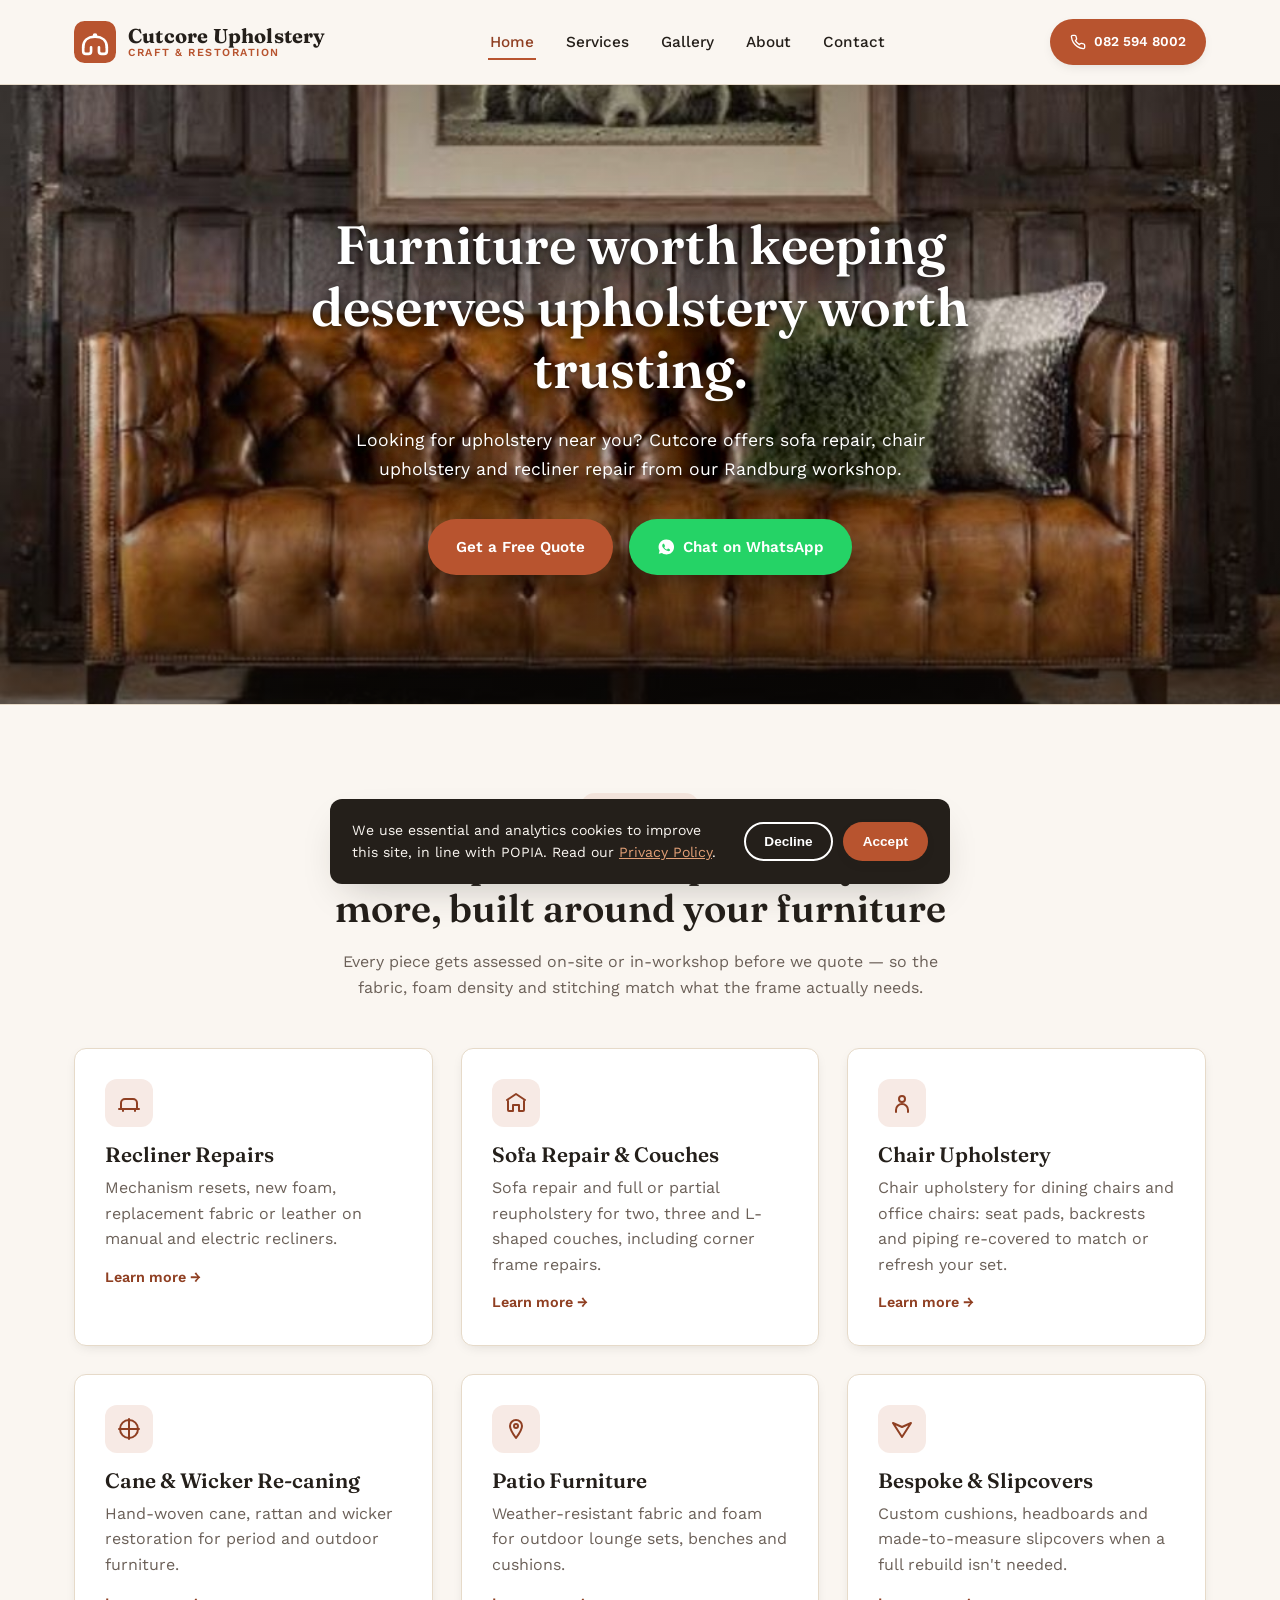
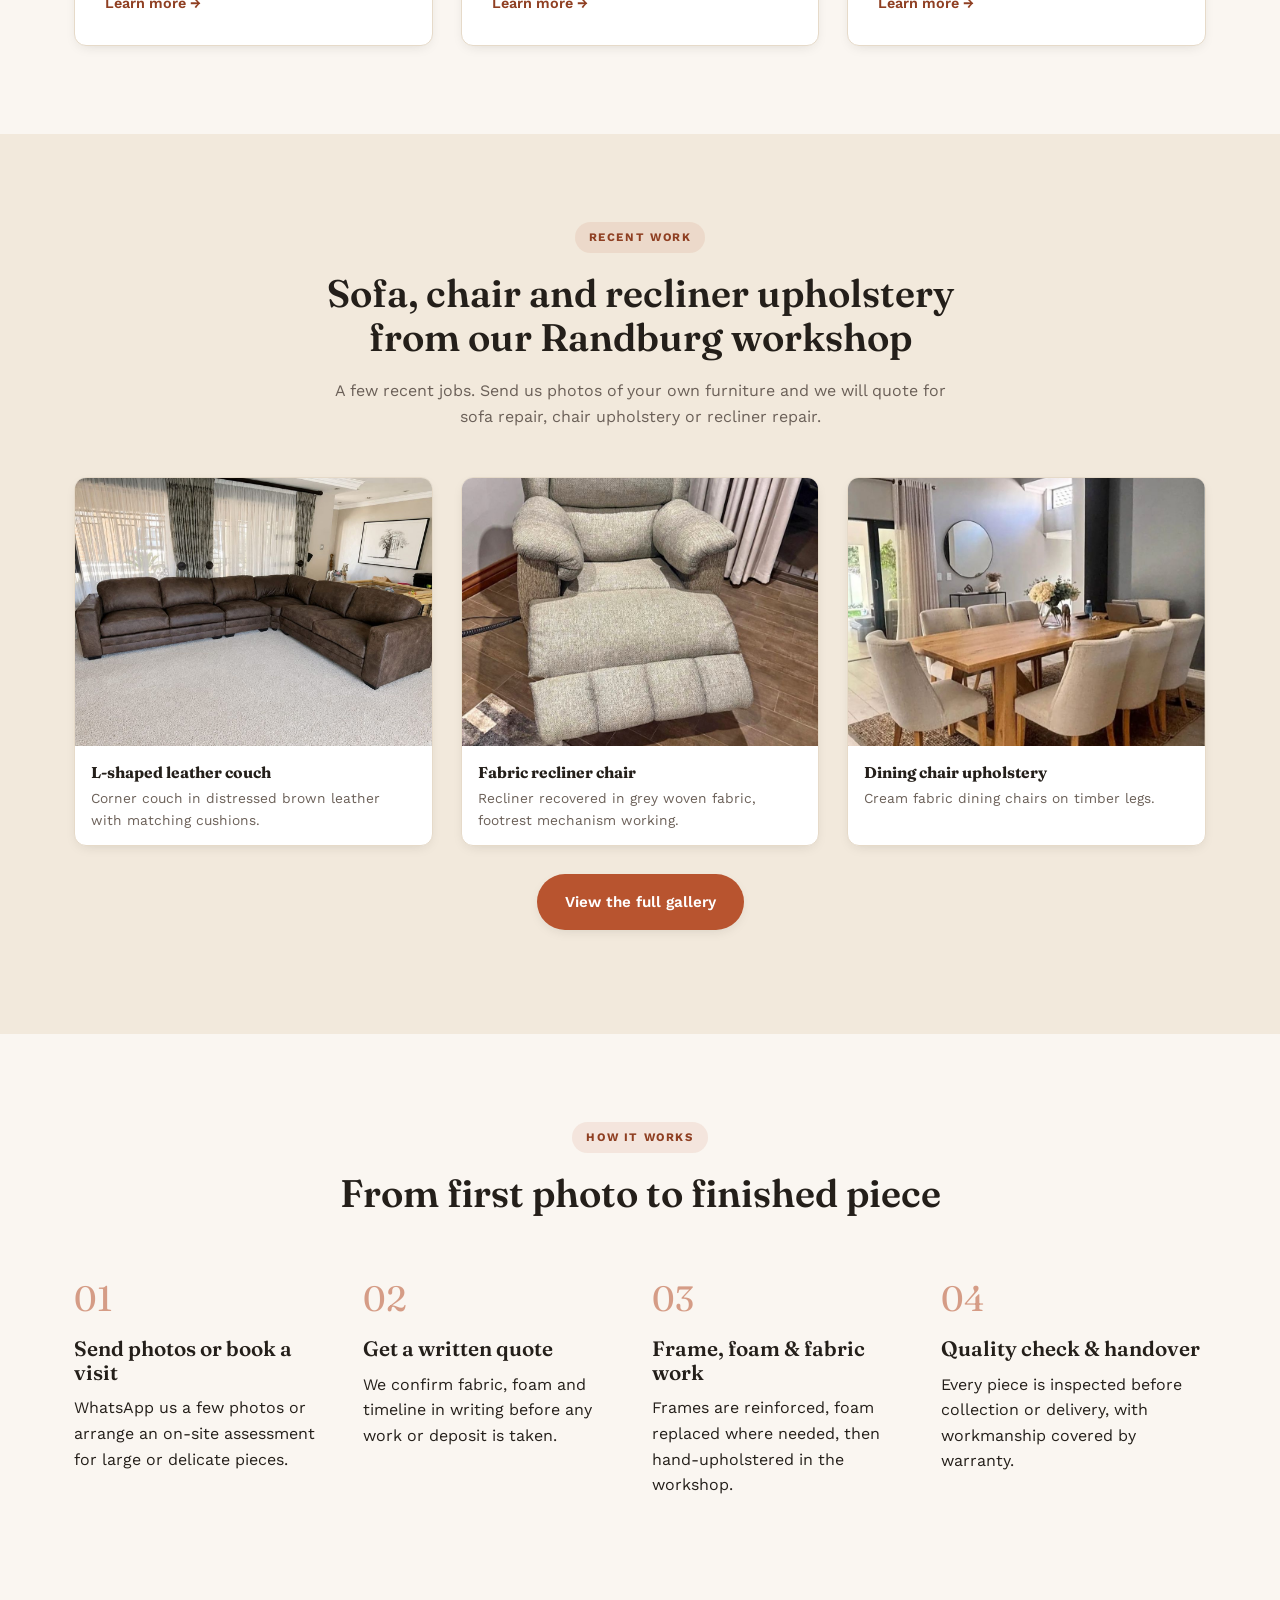
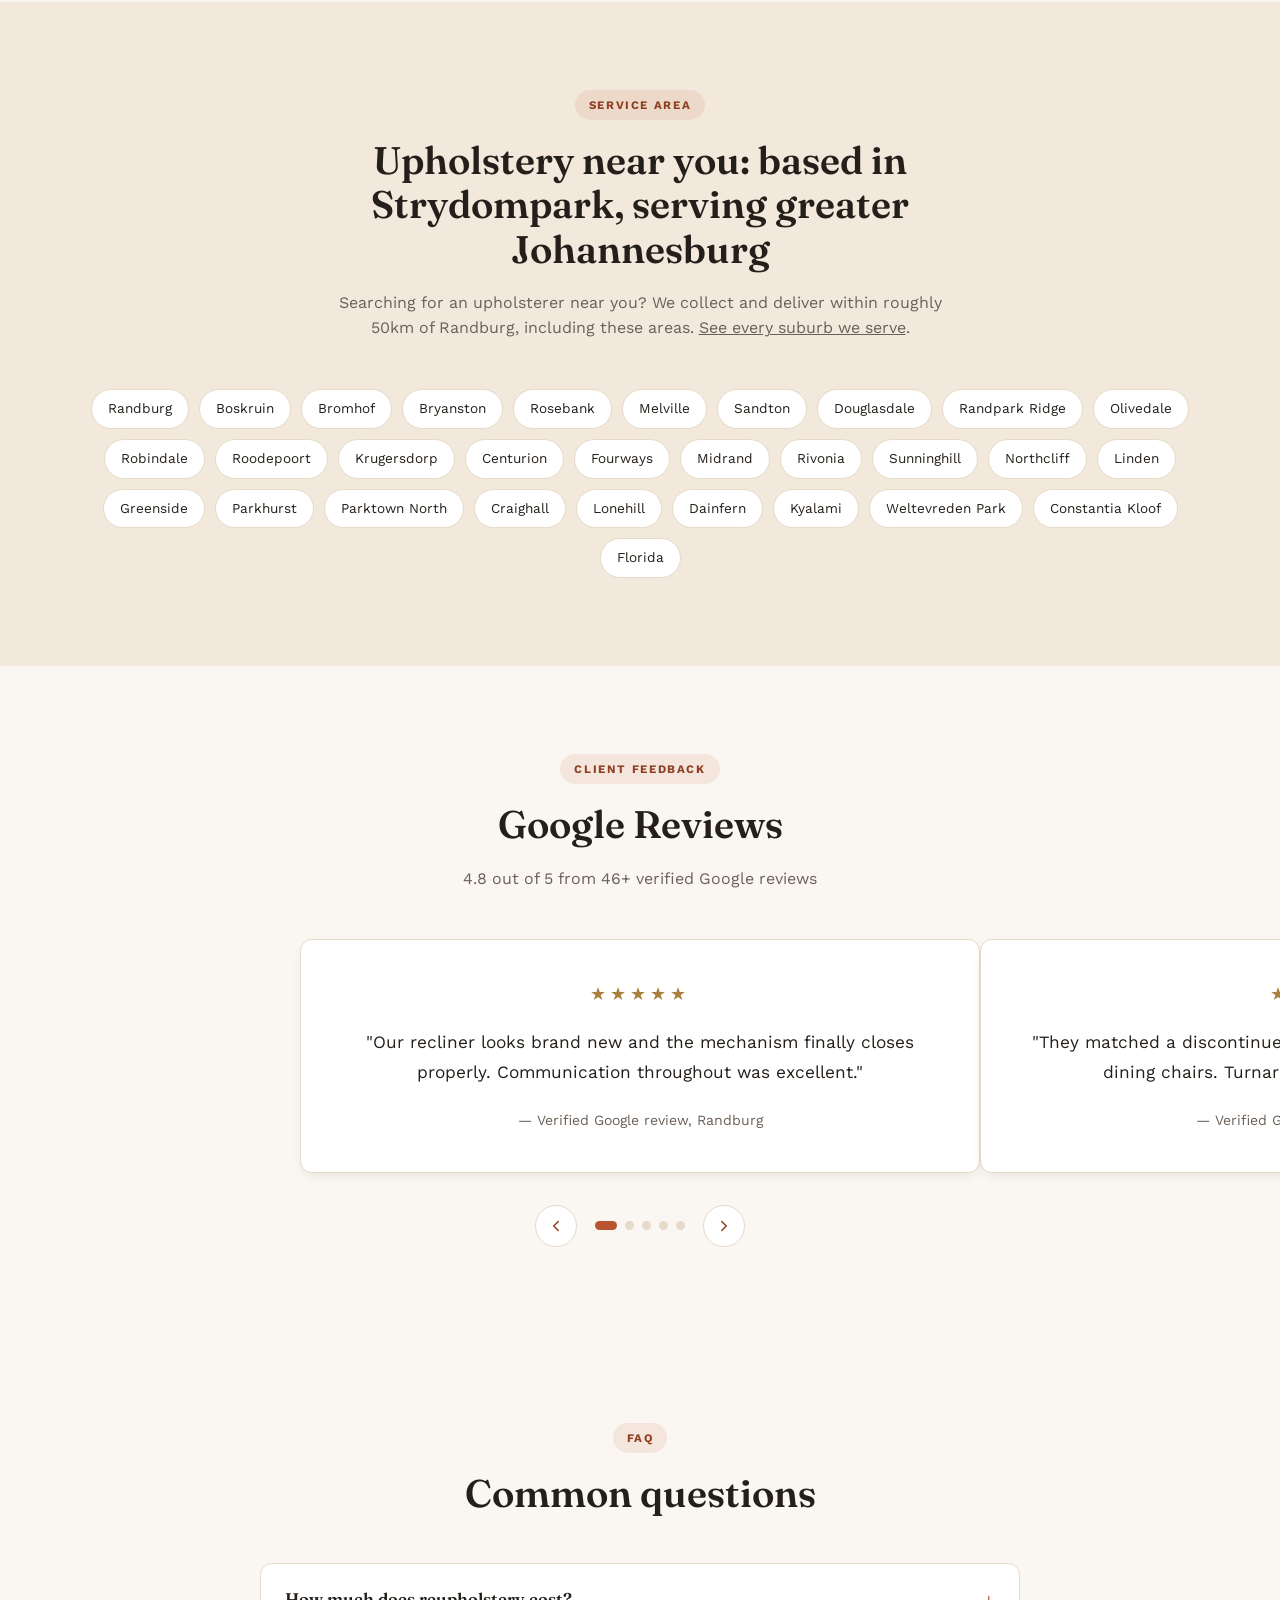
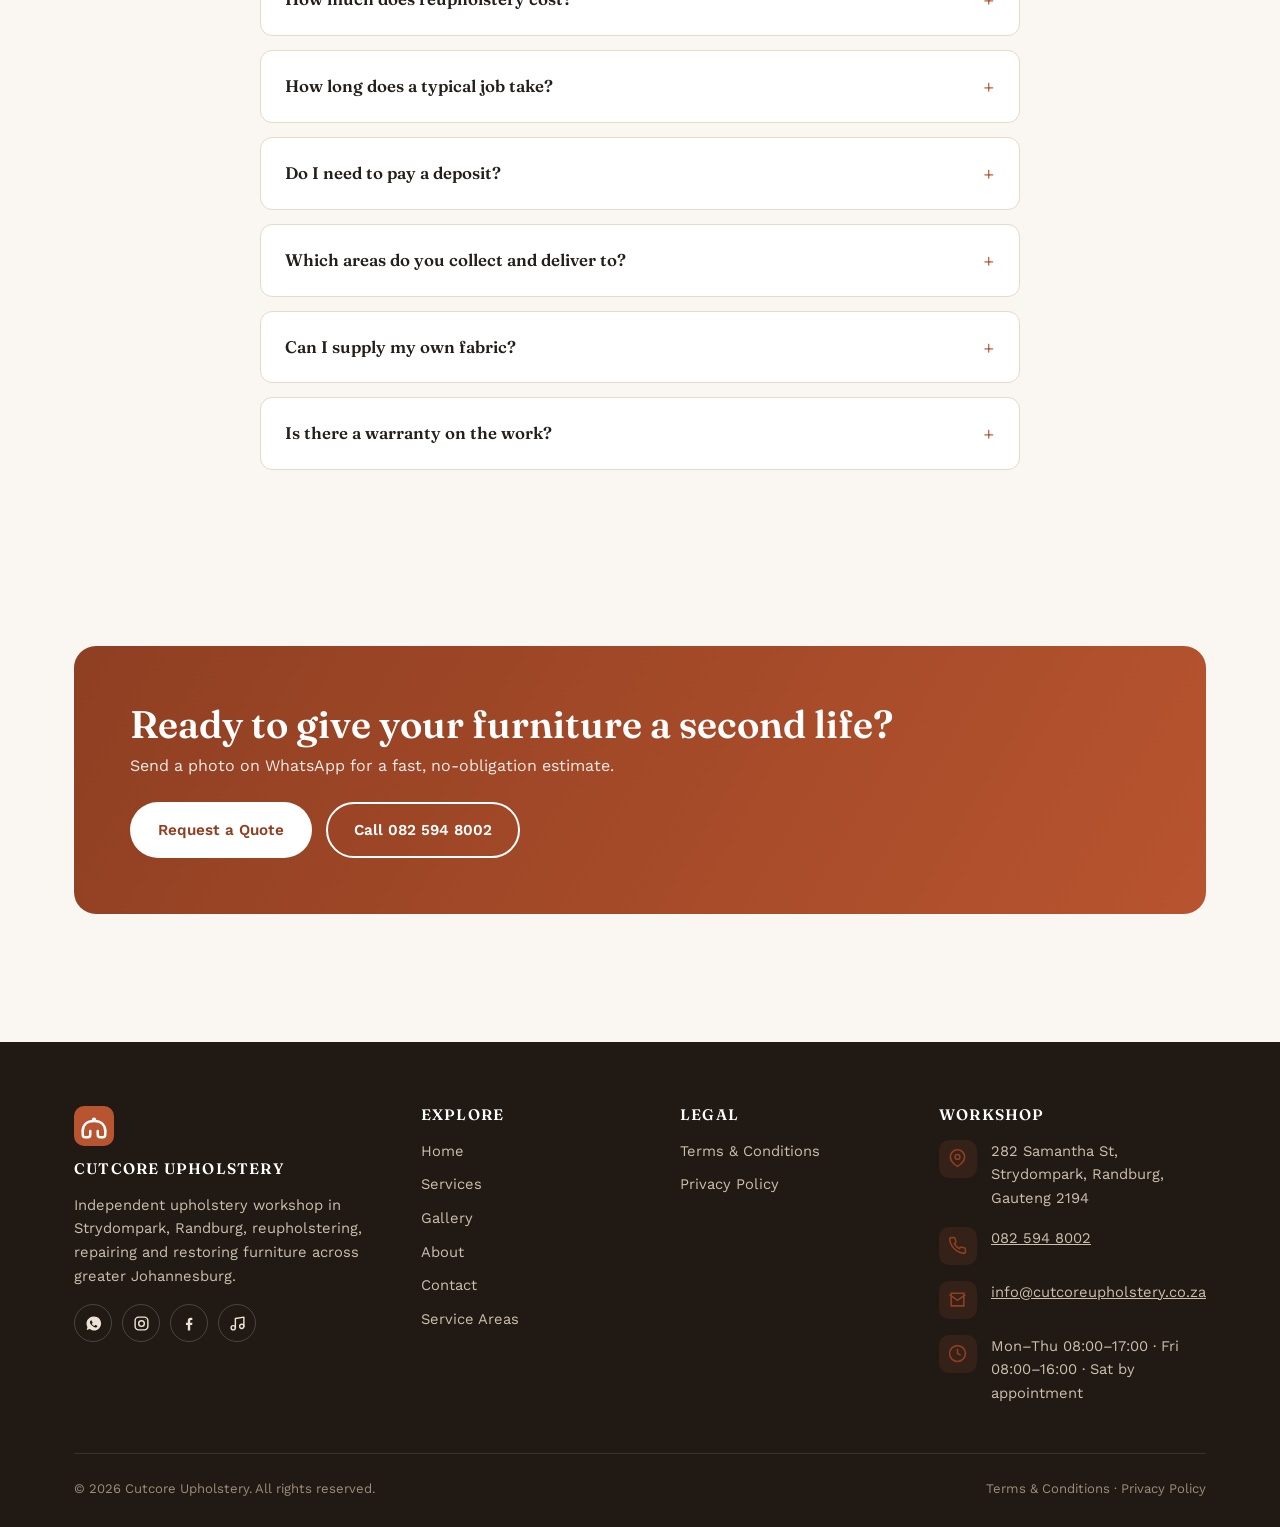
<file: index.html>
<!DOCTYPE html>
<html lang="en-ZA">
<head>
<meta charset="UTF-8">
<meta name="viewport" content="width=device-width, initial-scale=1">
<title>Upholstery Near Me | Sofa &amp; Chair Repair in Randburg | Cutcore</title>
<meta name="description" content="Upholstery near you in Randburg: sofa repair, chair upholstery, recliner repair and furniture restoration across Johannesburg. Free quotes, 12-month warranty.">
<meta name="keywords" content="upholstery near me, upholsterer near me, chair upholstery, sofa repair, couch repair, sofa reupholstery, dining chair upholstery, recliner repair, furniture repair, upholsterer Randburg, upholstery Johannesburg, cane re-caning, patio furniture repair, Strydompark upholstery, upholsterer Sandton, upholsterer Fourways, upholsterer Bryanston, upholsterer Rosebank, upholsterer Melville, upholsterer Roodepoort, upholsterer Krugersdorp, upholsterer Centurion, upholsterer Midrand, upholsterer Rivonia, upholsterer Northcliff, upholsterer Linden">
<meta name="author" content="Cutcore Upholstery">
<meta name="robots" content="index, follow, max-image-preview:large">
<link rel="canonical" href="https://www.cutcoreupholstery.co.za/">
<link rel="alternate" hreflang="en-za" href="https://www.cutcoreupholstery.co.za/">

<!-- Open Graph -->
<meta property="og:type" content="website">
<meta property="og:site_name" content="Cutcore Upholstery">
<meta property="og:title" content="Upholstery Near Me | Sofa Repair &amp; Chair Upholstery in Randburg | Cutcore">
<meta property="og:description" content="Upholstery near you: sofa repair, chair upholstery, recliner repair and furniture restoration. Family-run workshop in Strydompark, Randburg.">
<meta property="og:url" content="https://www.cutcoreupholstery.co.za/">
<meta property="og:image" content="https://www.cutcoreupholstery.co.za/assets/hero-leather-sofa.jpg">
<meta property="og:image:width" content="978">
<meta property="og:image:height" content="1072">
<meta property="og:image:alt" content="Cutcore Upholstery — leather Chesterfield sofa reupholstery">
<meta property="og:locale" content="en_ZA">

<!-- Twitter -->
<meta name="twitter:card" content="summary_large_image">
<meta name="twitter:title" content="Upholstery Near Me | Sofa Repair &amp; Chair Upholstery in Randburg | Cutcore">
<meta name="twitter:description" content="Upholstery near you: sofa repair, chair upholstery, recliner repair and furniture restoration in Randburg, Gauteng.">
<meta name="twitter:image" content="https://www.cutcoreupholstery.co.za/assets/hero-leather-sofa.jpg">
<meta name="twitter:image:alt" content="Cutcore Upholstery — leather Chesterfield sofa reupholstery">

<meta name="geo.region" content="ZA-GP">
<meta name="geo.placename" content="Randburg">
<meta name="theme-color" content="#b8542f" media="(prefers-color-scheme: light)">
<meta name="theme-color" content="#171310" media="(prefers-color-scheme: dark)">
<link rel="preload" as="image" href="assets/hero-leather-sofa.jpg" fetchpriority="high">
<link rel="icon" type="image/svg+xml" href="assets/favicon.svg">
<link rel="manifest" href="site.webmanifest">

<link rel="preconnect" href="https://fonts.googleapis.com">
<link rel="preconnect" href="https://fonts.gstatic.com" crossorigin>
<link href="https://fonts.googleapis.com/css2?family=Fraunces:opsz,wght@9..144,500;9..144,600;9..144,700&family=Work+Sans:wght@400;500;600;700&display=swap" rel="stylesheet">
<link rel="stylesheet" href="css/style.css">

<script type="application/ld+json">
{
  "@context": "https://schema.org",
  "@type": "WebSite",
  "@id": "https://www.cutcoreupholstery.co.za/#website",
  "url": "https://www.cutcoreupholstery.co.za/",
  "name": "Cutcore Upholstery",
  "inLanguage": "en-ZA",
  "publisher": { "@id": "https://www.cutcoreupholstery.co.za/#business" }
}
</script>
<script type="application/ld+json">
{
  "@context": "https://schema.org",
  "@type": "LocalBusiness",
  "@id": "https://www.cutcoreupholstery.co.za/#business",
  "name": "Cutcore Upholstery",
  "description": "Upholsterer in Strydompark, Randburg offering sofa repair, chair upholstery, recliner repair, dining chair recovering, cane re-caning and furniture restoration across greater Johannesburg.",
  "image": "https://www.cutcoreupholstery.co.za/assets/hero-leather-sofa.jpg",
  "url": "https://www.cutcoreupholstery.co.za/",
  "hasMap": "https://www.google.com/maps/search/?api=1&query=282+Samantha+St+Strydompark+Randburg",
  "telephone": "+27825948002",
  "email": "info@cutcoreupholstery.co.za",
  "priceRange": "R-RRR",
  "address": {
    "@type": "PostalAddress",
    "streetAddress": "282 Samantha St, Strydompark",
    "addressLocality": "Randburg",
    "addressRegion": "Gauteng",
    "postalCode": "2194",
    "addressCountry": "ZA"
  },
  "areaServed": [
    "Randburg", "Boskruin", "Bromhof", "Bryanston", "Krugersdorp",
    "Randpark Ridge", "Rosebank", "Melville", "Houghton Estate",
    "Honeydew Ridge", "Sandton", "Douglasdale", "Benmore Gardens",
    "Robindale", "Olivedale", "Malanshof", "Centurion", "Roodepoort",
    "Fourways", "Midrand", "Rivonia", "Sunninghill", "Northcliff",
    "Linden", "Greenside", "Parkhurst", "Parktown North", "Craighall",
    "Lonehill", "Dainfern", "Kyalami", "Weltevreden Park", "Constantia Kloof",
    "Florida"
  ],
  "openingHoursSpecification": [
    { "@type": "OpeningHoursSpecification", "dayOfWeek": ["Monday","Tuesday","Wednesday","Thursday"], "opens": "08:00", "closes": "17:00" },
    { "@type": "OpeningHoursSpecification", "dayOfWeek": "Friday", "opens": "08:00", "closes": "16:00" },
    { "@type": "OpeningHoursSpecification", "dayOfWeek": "Saturday", "opens": "09:00", "closes": "13:00", "description": "By appointment" }
  ],
  "sameAs": [
    "https://wa.me/27825948002",
    "https://www.instagram.com/cutcoreupholstery",
    "https://www.facebook.com/Cutcore",
    "https://www.tiktok.com/@cutcoreupholstery"
  ],
  "aggregateRating": {
    "@type": "AggregateRating",
    "ratingValue": "4.8",
    "reviewCount": "46",
    "bestRating": "5"
  },
  "makesOffer": [
    { "@type": "Offer", "itemOffered": { "@type": "Service", "name": "Recliner reupholstery and repair" } },
    { "@type": "Offer", "itemOffered": { "@type": "Service", "name": "Sofa and couch reupholstery" } },
    { "@type": "Offer", "itemOffered": { "@type": "Service", "name": "Dining chair upholstery" } },
    { "@type": "Offer", "itemOffered": { "@type": "Service", "name": "Patio furniture repair" } },
    { "@type": "Offer", "itemOffered": { "@type": "Service", "name": "Cane and wicker re-caning" } },
    { "@type": "Offer", "itemOffered": { "@type": "Service", "name": "Bespoke furniture and cushions" } }
  ]
}
</script>
<script type="application/ld+json">
{
  "@context": "https://schema.org",
  "@type": "FAQPage",
  "mainEntity": [
    {
      "@type": "Question",
      "name": "Is there an upholsterer near me in Randburg or Johannesburg?",
      "acceptedAnswer": { "@type": "Answer", "text": "Yes. Cutcore Upholstery is a workshop at 282 Samantha St, Strydompark, Randburg, and we collect and deliver across greater Johannesburg including Sandton, Fourways, Midrand, Rivonia, Bryanston, Rosebank, Melville, Northcliff, Linden, Roodepoort, Krugersdorp and Centurion." }
    },
    {
      "@type": "Question",
      "name": "Do you repair sofas and upholster chairs?",
      "acceptedAnswer": { "@type": "Answer", "text": "Yes. We do sofa and couch repair (frames, springs, foam and fabric), full sofa reupholstery, dining chair upholstery, recliner repair and office chair recovering." }
    },
    {
      "@type": "Question",
      "name": "How much does reupholstery cost?",
      "acceptedAnswer": { "@type": "Answer", "text": "It depends on the piece, fabric choice and how much frame or foam work is needed, which is why we quote in writing after seeing photos or the item itself rather than giving flat prices upfront. Most quotes are ready within a day." }
    },
    {
      "@type": "Question",
      "name": "How long does a typical job take?",
      "acceptedAnswer": { "@type": "Answer", "text": "Simple recovers can take under a week; full strip-downs, frame repairs or made-to-order fabric usually take longer. We give a realistic timeline with every quote and update you if anything changes." }
    },
    {
      "@type": "Question",
      "name": "Do I need to pay a deposit?",
      "acceptedAnswer": { "@type": "Answer", "text": "Yes, a deposit (commonly 50%) is required before we order fabric or foam, with the balance due when your piece is ready for collection or delivery." }
    },
    {
      "@type": "Question",
      "name": "Which areas do you collect and deliver to?",
      "acceptedAnswer": { "@type": "Answer", "text": "We're based in Strydompark, Randburg, and service roughly a 50km radius across greater Johannesburg, including Bryanston, Sandton, Rosebank, Melville, Roodepoort, Krugersdorp and Centurion." }
    },
    {
      "@type": "Question",
      "name": "Can I supply my own fabric?",
      "acceptedAnswer": { "@type": "Answer", "text": "Yes. Send us the fabric details or bring it to the workshop and we'll confirm it's suitable in weight and quantity before we start cutting." }
    },
    {
      "@type": "Question",
      "name": "Is there a warranty on the work?",
      "acceptedAnswer": { "@type": "Answer", "text": "Our workmanship, including stitching, frame repairs and foam we fit, is covered for 12 months from collection against faults in the work itself." }
    }
  ]
}
</script>
</head>
<body>
<a class="skip-link" href="#main">Skip to content</a>

<header class="site-header">
  <div class="container header-inner">
    <a class="brand" href="/">
      <img class="brand-mark" src="assets/favicon.svg" alt="" width="42" height="42">
      <span class="brand-text">
        <span class="brand-name">Cutcore Upholstery</span>
        <span class="brand-tag">Craft &amp; Restoration</span>
      </span>
    </a>
    <nav class="main-nav" id="main-nav" aria-label="Primary">
      <a href="/" aria-current="page">Home</a>
      <a href="services.html">Services</a>
      <a href="gallery.html">Gallery</a>
      <a href="about.html">About</a>
      <a href="contact.html">Contact</a>
    </nav>
    <div class="header-cta">
      <a class="btn btn-primary btn-sm" href="tel:+27825948002">
        <svg width="16" height="16" viewBox="0 0 24 24" fill="none" stroke="currentColor" stroke-width="2" stroke-linecap="round" stroke-linejoin="round" aria-hidden="true"><path d="M22 16.92v3a2 2 0 0 1-2.18 2 19.79 19.79 0 0 1-8.63-3.07 19.5 19.5 0 0 1-6-6 19.79 19.79 0 0 1-3.07-8.67A2 2 0 0 1 4.11 2h3a2 2 0 0 1 2 1.72c.127.96.361 1.903.7 2.81a2 2 0 0 1-.45 2.11L8.09 9.91a16 16 0 0 0 6 6l1.27-1.27a2 2 0 0 1 2.11-.45c.907.339 1.85.573 2.81.7A2 2 0 0 1 22 16.92z"/></svg>
        <span class="btn-sm-label">082 594 8002</span>
      </a>
      <button class="nav-toggle" id="nav-toggle" aria-label="Toggle menu" aria-expanded="false" aria-controls="main-nav">
        <svg viewBox="0 0 24 24" fill="none" stroke="currentColor" stroke-width="2" stroke-linecap="round"><line x1="3" y1="6" x2="21" y2="6"/><line x1="3" y1="12" x2="21" y2="12"/><line x1="3" y1="18" x2="21" y2="18"/></svg>
      </button>
    </div>
  </div>
</header>

<main id="main">

  <section class="hero">
    <div class="hero-media">
      <img src="assets/hero-leather-sofa.jpg" alt="Hand-tufted leather Chesterfield sofa reupholstered by Cutcore Upholstery" width="978" height="1072" fetchpriority="high">
    </div>
    <div class="container">
      <div class="hero-inner">
        <h1>Furniture worth keeping deserves upholstery worth trusting.</h1>
        <p class="hero-sub">Looking for upholstery near you? Cutcore offers sofa repair, chair upholstery and recliner repair from our Randburg workshop.</p>
        <div class="hero-actions">
          <a class="btn btn-primary" href="contact.html">Get a Free Quote</a>
          <a class="btn btn-whatsapp" href="https://wa.me/27825948002" target="_blank" rel="noopener">
            <svg width="18" height="18" viewBox="0 0 24 24" fill="currentColor" aria-hidden="true"><path d="M12 2a10 10 0 0 0-8.6 15l-1 4 4.2-1.1A10 10 0 1 0 12 2zm5.7 14.2c-.2.6-1.3 1.2-1.9 1.3-.5.1-1 .1-3.2-.7-2.7-1-4.4-3.8-4.6-4-.1-.2-1-1.4-1-2.6 0-1.2.6-1.8.9-2.1.2-.2.5-.3.7-.3h.5c.2 0 .4 0 .6.5.2.6.8 2 .9 2.1.1.2.1.4 0 .6-.6 1.2-1.2 1.1-.6 2 .9 1.4 1.7 1.9 2.9 2.4.2.1.4.1.5-.1.2-.2.7-.8.9-1.1.2-.3.4-.2.6-.1.2.1 1.6.8 1.9.9.3.2.5.2.5.4.1.2.1.7-.1 1.3z"/></svg>
            Chat on WhatsApp
          </a>
        </div>
      </div>
    </div>
  </section>

  <section class="section">
    <div class="container">
      <div class="section-head">
        <span class="eyebrow">What we do</span>
        <h2>Sofa repair, chair upholstery and more, built around your furniture</h2>
        <p>Every piece gets assessed on-site or in-workshop before we quote — so the fabric, foam density and stitching match what the frame actually needs.</p>
      </div>
      <div class="grid grid-3">
        <article class="card">
          <div class="card-icon">
            <svg viewBox="0 0 24 24" fill="none" stroke="currentColor" stroke-width="2" stroke-linecap="round" stroke-linejoin="round"><path d="M4 18v-6a4 4 0 0 1 4-4h8a4 4 0 0 1 4 4v6"/><path d="M2 18h20"/><path d="M6 18v2M18 18v2"/></svg>
          </div>
          <h3>Recliner Repairs</h3>
          <p>Mechanism resets, new foam, replacement fabric or leather on manual and electric recliners.</p>
          <a class="card-link" href="services.html#recliners">Learn more →</a>
        </article>
        <article class="card">
          <div class="card-icon">
            <svg viewBox="0 0 24 24" fill="none" stroke="currentColor" stroke-width="2" stroke-linecap="round" stroke-linejoin="round"><path d="M3 9l9-6 9 6"/><path d="M4 10v9a1 1 0 0 0 1 1h4v-6h6v6h4a1 1 0 0 0 1-1v-9"/></svg>
          </div>
          <h3>Sofa Repair &amp; Couches</h3>
          <p>Sofa repair and full or partial reupholstery for two, three and L-shaped couches, including corner frame repairs.</p>
          <a class="card-link" href="services.html#sofas">Learn more →</a>
        </article>
        <article class="card">
          <div class="card-icon">
            <svg viewBox="0 0 24 24" fill="none" stroke="currentColor" stroke-width="2" stroke-linecap="round" stroke-linejoin="round"><circle cx="12" cy="8" r="3"/><path d="M6 21v-2a6 6 0 0 1 12 0v2"/></svg>
          </div>
          <h3>Chair Upholstery</h3>
          <p>Chair upholstery for dining chairs and office chairs: seat pads, backrests and piping re-covered to match or refresh your set.</p>
          <a class="card-link" href="services.html#dining">Learn more →</a>
        </article>
        <article class="card">
          <div class="card-icon">
            <svg viewBox="0 0 24 24" fill="none" stroke="currentColor" stroke-width="2" stroke-linecap="round" stroke-linejoin="round"><path d="M12 2v20M2 12h20"/><circle cx="12" cy="12" r="9"/></svg>
          </div>
          <h3>Cane &amp; Wicker Re-caning</h3>
          <p>Hand-woven cane, rattan and wicker restoration for period and outdoor furniture.</p>
          <a class="card-link" href="services.html#cane">Learn more →</a>
        </article>
        <article class="card">
          <div class="card-icon">
            <svg viewBox="0 0 24 24" fill="none" stroke="currentColor" stroke-width="2" stroke-linecap="round" stroke-linejoin="round"><path d="M12 3a6 6 0 0 0-6 6c0 4 6 12 6 12s6-8 6-12a6 6 0 0 0-6-6z"/><circle cx="12" cy="9" r="2"/></svg>
          </div>
          <h3>Patio Furniture</h3>
          <p>Weather-resistant fabric and foam for outdoor lounge sets, benches and cushions.</p>
          <a class="card-link" href="services.html#patio">Learn more →</a>
        </article>
        <article class="card">
          <div class="card-icon">
            <svg viewBox="0 0 24 24" fill="none" stroke="currentColor" stroke-width="2" stroke-linecap="round" stroke-linejoin="round"><path d="M12 20l9-14-9 4-9-4 9 14z"/></svg>
          </div>
          <h3>Bespoke &amp; Slipcovers</h3>
          <p>Custom cushions, headboards and made-to-measure slipcovers when a full rebuild isn't needed.</p>
          <a class="card-link" href="services.html#bespoke">Learn more →</a>
        </article>
      </div>
    </div>
  </section>

  <section class="section section-alt" id="recent-work">
    <div class="container">
      <div class="section-head">
        <span class="eyebrow">Recent work</span>
        <h2>Sofa, chair and recliner upholstery from our Randburg workshop</h2>
        <p>A few recent jobs. Send us photos of your own furniture and we will quote for sofa repair, chair upholstery or recliner repair.</p>
      </div>
      <div class="grid grid-3" data-photo-rotator>
        <figure class="gallery-photo">
          <div class="photo-frame">
            <img src="assets/work-l-shaped-leather-couch.jpg" alt="Large brown leather L-shaped corner couch in a living room, upholstered by Cutcore Upholstery" width="1200" height="900" loading="lazy">
          </div>
          <figcaption><strong>L-shaped leather couch</strong>Corner couch in distressed brown leather with matching cushions.</figcaption>
        </figure>
        <figure class="gallery-photo">
          <div class="photo-frame">
            <img src="assets/work-recliner-chair-fabric.jpg" alt="Grey fabric recliner chair with the footrest extended, upholstered by Cutcore Upholstery" width="955" height="1200" loading="lazy">
          </div>
          <figcaption><strong>Fabric recliner chair</strong>Recliner recovered in grey woven fabric, footrest mechanism working.</figcaption>
        </figure>
        <figure class="gallery-photo">
          <div class="photo-frame">
            <img src="assets/work-dining-chairs-cream.jpg" alt="Set of cream upholstered dining chairs around a solid timber table" width="904" height="1200" loading="lazy">
          </div>
          <figcaption><strong>Dining chair upholstery</strong>Cream fabric dining chairs on timber legs.</figcaption>
        </figure>
      </div>
      <p class="text-center" style="margin-top:28px;"><a class="btn btn-primary" href="gallery.html">View the full gallery</a></p>
    </div>
  </section>

  <section class="section">
    <div class="container">
      <div class="section-head">
        <span class="eyebrow">How it works</span>
        <h2>From first photo to finished piece</h2>
      </div>
      <div class="steps">
        <div class="step">
          <h3>Send photos or book a visit</h3>
          <p>WhatsApp us a few photos or arrange an on-site assessment for large or delicate pieces.</p>
        </div>
        <div class="step">
          <h3>Get a written quote</h3>
          <p>We confirm fabric, foam and timeline in writing before any work or deposit is taken.</p>
        </div>
        <div class="step">
          <h3>Frame, foam &amp; fabric work</h3>
          <p>Frames are reinforced, foam replaced where needed, then hand-upholstered in the workshop.</p>
        </div>
        <div class="step">
          <h3>Quality check &amp; handover</h3>
          <p>Every piece is inspected before collection or delivery, with workmanship covered by warranty.</p>
        </div>
      </div>
    </div>
  </section>

  <section class="section section-alt">
    <div class="container">
      <div class="section-head">
        <span class="eyebrow">Service area</span>
        <h2>Upholstery near you: based in Strydompark, serving greater Johannesburg</h2>
        <p>Searching for an upholsterer near you? We collect and deliver within roughly 50km of Randburg, including these areas. <a href="service-areas.html">See every suburb we serve</a>.</p>
      </div>
      <div class="chip-cloud text-center" style="justify-content:center;">
        <span class="chip">Randburg</span>
        <span class="chip">Boskruin</span>
        <span class="chip">Bromhof</span>
        <span class="chip">Bryanston</span>
        <span class="chip">Rosebank</span>
        <span class="chip">Melville</span>
        <span class="chip">Sandton</span>
        <span class="chip">Douglasdale</span>
        <span class="chip">Randpark Ridge</span>
        <span class="chip">Olivedale</span>
        <span class="chip">Robindale</span>
        <span class="chip">Roodepoort</span>
        <span class="chip">Krugersdorp</span>
        <span class="chip">Centurion</span>
        <span class="chip">Fourways</span>
        <span class="chip">Midrand</span>
        <span class="chip">Rivonia</span>
        <span class="chip">Sunninghill</span>
        <span class="chip">Northcliff</span>
        <span class="chip">Linden</span>
        <span class="chip">Greenside</span>
        <span class="chip">Parkhurst</span>
        <span class="chip">Parktown North</span>
        <span class="chip">Craighall</span>
        <span class="chip">Lonehill</span>
        <span class="chip">Dainfern</span>
        <span class="chip">Kyalami</span>
        <span class="chip">Weltevreden Park</span>
        <span class="chip">Constantia Kloof</span>
        <span class="chip">Florida</span>
      </div>
    </div>
  </section>

  <section class="section">
    <div class="container">
      <div class="section-head">
        <span class="eyebrow">Client feedback</span>
        <h2>Google Reviews</h2>
        <p>4.8 out of 5 from 46+ verified Google reviews</p>
      </div>

      <div class="review-slider" data-review-slider>
        <div class="review-track" data-review-track>
          <blockquote class="testimonial review-slide">
            <div class="stars" aria-label="5 out of 5 stars">★★★★★</div>
            <p>"Our recliner looks brand new and the mechanism finally closes properly. Communication throughout was excellent."</p>
            <footer>— Verified Google review, Randburg</footer>
          </blockquote>
          <blockquote class="testimonial review-slide">
            <div class="stars" aria-label="5 out of 5 stars">★★★★★</div>
            <p>"They matched a discontinued fabric pattern almost exactly for our dining chairs. Turnaround was faster than quoted."</p>
            <footer>— Verified Google review, Bryanston</footer>
          </blockquote>
          <blockquote class="testimonial review-slide">
            <div class="stars" aria-label="5 out of 5 stars">★★★★★</div>
            <p>"Honest quote, no surprises, and our patio set survived another summer instead of going to landfill."</p>
            <footer>— Verified Google review, Roodepoort</footer>
          </blockquote>
          <blockquote class="testimonial review-slide">
            <div class="stars" aria-label="5 out of 5 stars">★★★★★</div>
            <p>"Dropped off a pair of tired wingback chairs and collected what looked like brand new furniture. Worth every rand."</p>
            <footer>— Verified Google review, Sandton</footer>
          </blockquote>
          <blockquote class="testimonial review-slide">
            <div class="stars" aria-label="5 out of 5 stars">★★★★★</div>
            <p>"Quick to respond on WhatsApp, fair pricing, and they kept us updated the whole way through. Highly recommend."</p>
            <footer>— Verified Google review, Melville</footer>
          </blockquote>
        </div>

        <div class="review-controls">
          <button type="button" class="review-arrow" data-review-prev aria-label="Previous review">
            <svg viewBox="0 0 24 24" fill="none" stroke="currentColor" stroke-width="2" stroke-linecap="round" stroke-linejoin="round"><path d="M15 18l-6-6 6-6"/></svg>
          </button>
          <div class="review-dots" data-review-dots></div>
          <button type="button" class="review-arrow" data-review-next aria-label="Next review">
            <svg viewBox="0 0 24 24" fill="none" stroke="currentColor" stroke-width="2" stroke-linecap="round" stroke-linejoin="round"><path d="M9 18l6-6-6-6"/></svg>
          </button>
        </div>
      </div>
    </div>
  </section>

  <section class="section" id="faq">
    <div class="container">
      <div class="section-head">
        <span class="eyebrow">FAQ</span>
        <h2>Common questions</h2>
      </div>
      <div class="faq-list">
        <details class="faq-item">
          <summary>How much does reupholstery cost?</summary>
          <p>It depends on the piece, fabric choice and how much frame or foam work is needed — which is why we quote in writing after seeing photos or the item itself, rather than giving flat prices upfront. Most quotes are ready within a day.</p>
        </details>
        <details class="faq-item">
          <summary>How long does a typical job take?</summary>
          <p>Simple recovers can take under a week; full strip-downs, frame repairs or made-to-order fabric usually take longer. We give a realistic timeline with every quote and update you if anything changes.</p>
        </details>
        <details class="faq-item">
          <summary>Do I need to pay a deposit?</summary>
          <p>Yes — a deposit (commonly 50%) is required before we order fabric or foam, with the balance due when your piece is ready for collection or delivery. Full terms are on our <a href="terms.html">Terms &amp; Conditions</a> page.</p>
        </details>
        <details class="faq-item">
          <summary>Which areas do you collect and deliver to?</summary>
          <p>We're based in Strydompark, Randburg, and service roughly a 50km radius across greater Johannesburg, including Bryanston, Sandton, Rosebank, Melville, Roodepoort, Krugersdorp and Centurion.</p>
        </details>
        <details class="faq-item">
          <summary>Can I supply my own fabric?</summary>
          <p>Yes. Send us the fabric details or bring it to the workshop and we'll confirm it's suitable in weight and quantity before we start cutting.</p>
        </details>
        <details class="faq-item">
          <summary>Is there a warranty on the work?</summary>
          <p>Our workmanship — stitching, frame repairs and foam we fit — is covered for 12 months from collection against faults in the work itself.</p>
        </details>
      </div>
    </div>
  </section>

  <section class="section">
    <div class="container">
      <div class="cta-band">
        <div>
          <h2>Ready to give your furniture a second life?</h2>
          <p>Send a photo on WhatsApp for a fast, no-obligation estimate.</p>
        </div>
        <div class="badge-row">
          <a class="btn btn-light" href="contact.html">Request a Quote</a>
          <a class="btn btn-outline" style="border-color:#fff;color:#fff;" href="tel:+27825948002">Call 082 594 8002</a>
        </div>
      </div>
    </div>
  </section>

</main>

<footer class="site-footer">
  <div class="container">
    <div class="footer-grid">
      <div>
        <img class="footer-brand-mark" src="assets/favicon.svg" alt="" width="40" height="40">
        <h4>Cutcore Upholstery</h4>
        <p>Independent upholstery workshop in Strydompark, Randburg, reupholstering, repairing and restoring furniture across greater Johannesburg.</p>
        <div class="social-row">
          <a href="https://wa.me/27825948002" aria-label="Chat on WhatsApp" rel="noopener" target="_blank"><svg viewBox="0 0 24 24" fill="currentColor" aria-hidden="true"><path d="M12 2a10 10 0 0 0-8.6 15l-1 4 4.2-1.1A10 10 0 1 0 12 2zm5.7 14.2c-.2.6-1.3 1.2-1.9 1.3-.5.1-1 .1-3.2-.7-2.7-1-4.4-3.8-4.6-4-.1-.2-1-1.4-1-2.6 0-1.2.6-1.8.9-2.1.2-.2.5-.3.7-.3h.5c.2 0 .4 0 .6.5.2.6.8 2 .9 2.1.1.2.1.4 0 .6-.6 1.2-1.2 1.1-.6 2 .9 1.4 1.7 1.9 2.9 2.4.2.1.4.1.5-.1.2-.2.7-.8.9-1.1.2-.3.4-.2.6-.1.2.1 1.6.8 1.9.9.3.2.5.2.5.4.1.2.1.7-.1 1.3z"/></svg></a>
          <a href="https://www.instagram.com/cutcoreupholstery" aria-label="Cutcore Upholstery on Instagram" rel="noopener" target="_blank"><svg viewBox="0 0 24 24" fill="none" stroke="currentColor" stroke-width="2" stroke-linecap="round" stroke-linejoin="round" aria-hidden="true"><rect x="3" y="3" width="18" height="18" rx="5"/><circle cx="12" cy="12" r="4"/><circle cx="17.5" cy="6.5" r="0.6" fill="currentColor" stroke="none"/></svg></a>
          <a href="https://www.facebook.com/Cutcore" aria-label="Cutcore Upholstery on Facebook" rel="noopener" target="_blank"><svg viewBox="0 0 24 24" fill="currentColor" aria-hidden="true"><path d="M13 22v-8h2.7l.4-3.2H13V8.7c0-.9.3-1.6 1.6-1.6H16V4.3C15.6 4.2 14.6 4 13.5 4 11.2 4 9.6 5.4 9.6 8v2.8H7V14h2.6v8z"/></svg></a>
          <a href="https://www.tiktok.com/@cutcoreupholstery" aria-label="Cutcore Upholstery on TikTok" rel="noopener" target="_blank"><svg viewBox="0 0 24 24" fill="none" stroke="currentColor" stroke-width="2" stroke-linecap="round" stroke-linejoin="round" aria-hidden="true"><path d="M9 18V5l12-2v13"/><circle cx="6" cy="18" r="3"/><circle cx="18" cy="16" r="3"/></svg></a>
        </div>
      </div>
      <div>
        <h4>Explore</h4>
        <ul class="footer-links">
          <li><a href="/">Home</a></li>
          <li><a href="services.html">Services</a></li>
          <li><a href="gallery.html">Gallery</a></li>
          <li><a href="about.html">About</a></li>
          <li><a href="contact.html">Contact</a></li>
          <li><a href="service-areas.html">Service Areas</a></li>
        </ul>
      </div>
      <div>
        <h4>Legal</h4>
        <ul class="footer-links">
          <li><a href="terms.html">Terms &amp; Conditions</a></li>
          <li><a href="privacy.html">Privacy Policy</a></li>
        </ul>
      </div>
      <div>
        <h4>Workshop</h4>
        <ul class="info-list">
          <li><span class="icon"><svg viewBox="0 0 24 24" fill="none" stroke="currentColor" stroke-width="2"><path d="M21 10c0 7-9 12-9 12s-9-5-9-12a9 9 0 0 1 18 0z"/><circle cx="12" cy="10" r="3"/></svg></span><span>282 Samantha St, Strydompark, Randburg, Gauteng 2194</span></li>
          <li><span class="icon"><svg viewBox="0 0 24 24" fill="none" stroke="currentColor" stroke-width="2"><path d="M22 16.92v3a2 2 0 0 1-2.18 2 19.79 19.79 0 0 1-8.63-3.07 19.5 19.5 0 0 1-6-6 19.79 19.79 0 0 1-3.07-8.67A2 2 0 0 1 4.11 2h3a2 2 0 0 1 2 1.72c.127.96.361 1.903.7 2.81a2 2 0 0 1-.45 2.11L8.09 9.91a16 16 0 0 0 6 6l1.27-1.27a2 2 0 0 1 2.11-.45c.907.339 1.85.573 2.81.7A2 2 0 0 1 22 16.92z"/></svg></span><span><a href="tel:+27825948002">082 594 8002</a></span></li>
          <li><span class="icon"><svg viewBox="0 0 24 24" fill="none" stroke="currentColor" stroke-width="2"><path d="M4 4h16v16H4z"/><path d="m22 6-10 7L2 6"/></svg></span><span><a href="mailto:info@cutcoreupholstery.co.za">info@cutcoreupholstery.co.za</a></span></li>
          <li><span class="icon"><svg viewBox="0 0 24 24" fill="none" stroke="currentColor" stroke-width="2"><circle cx="12" cy="12" r="10"/><path d="M12 6v6l4 2"/></svg></span><span>Mon–Thu 08:00–17:00 · Fri 08:00–16:00 · Sat by appointment</span></li>
        </ul>
      </div>
    </div>
    <div class="footer-bottom">
      <span>&copy; <span data-year></span> Cutcore Upholstery. All rights reserved.</span>
      <span><a href="terms.html">Terms &amp; Conditions</a> &middot; <a href="privacy.html">Privacy Policy</a></span>
    </div>
  </div>
</footer>

<div class="mobile-call-bar">
  <a class="btn btn-primary" href="tel:+27825948002">Call Now</a>
  <a class="btn btn-whatsapp" href="https://wa.me/27825948002" target="_blank" rel="noopener">WhatsApp</a>
</div>

<div class="cookie-banner" id="cookie-banner" role="dialog" aria-live="polite" aria-label="Cookie notice">
  <p>We use essential and analytics cookies to improve this site, in line with POPIA. Read our <a href="privacy.html">Privacy Policy</a>.</p>
  <div class="cookie-actions">
    <button class="btn btn-outline btn-sm" style="color:#fff;" data-cookie-choice="rejected">Decline</button>
    <button class="btn btn-primary btn-sm" data-cookie-choice="accepted">Accept</button>
  </div>
</div>

<script src="js/main.js"></script>
</body>
</html>
</file>
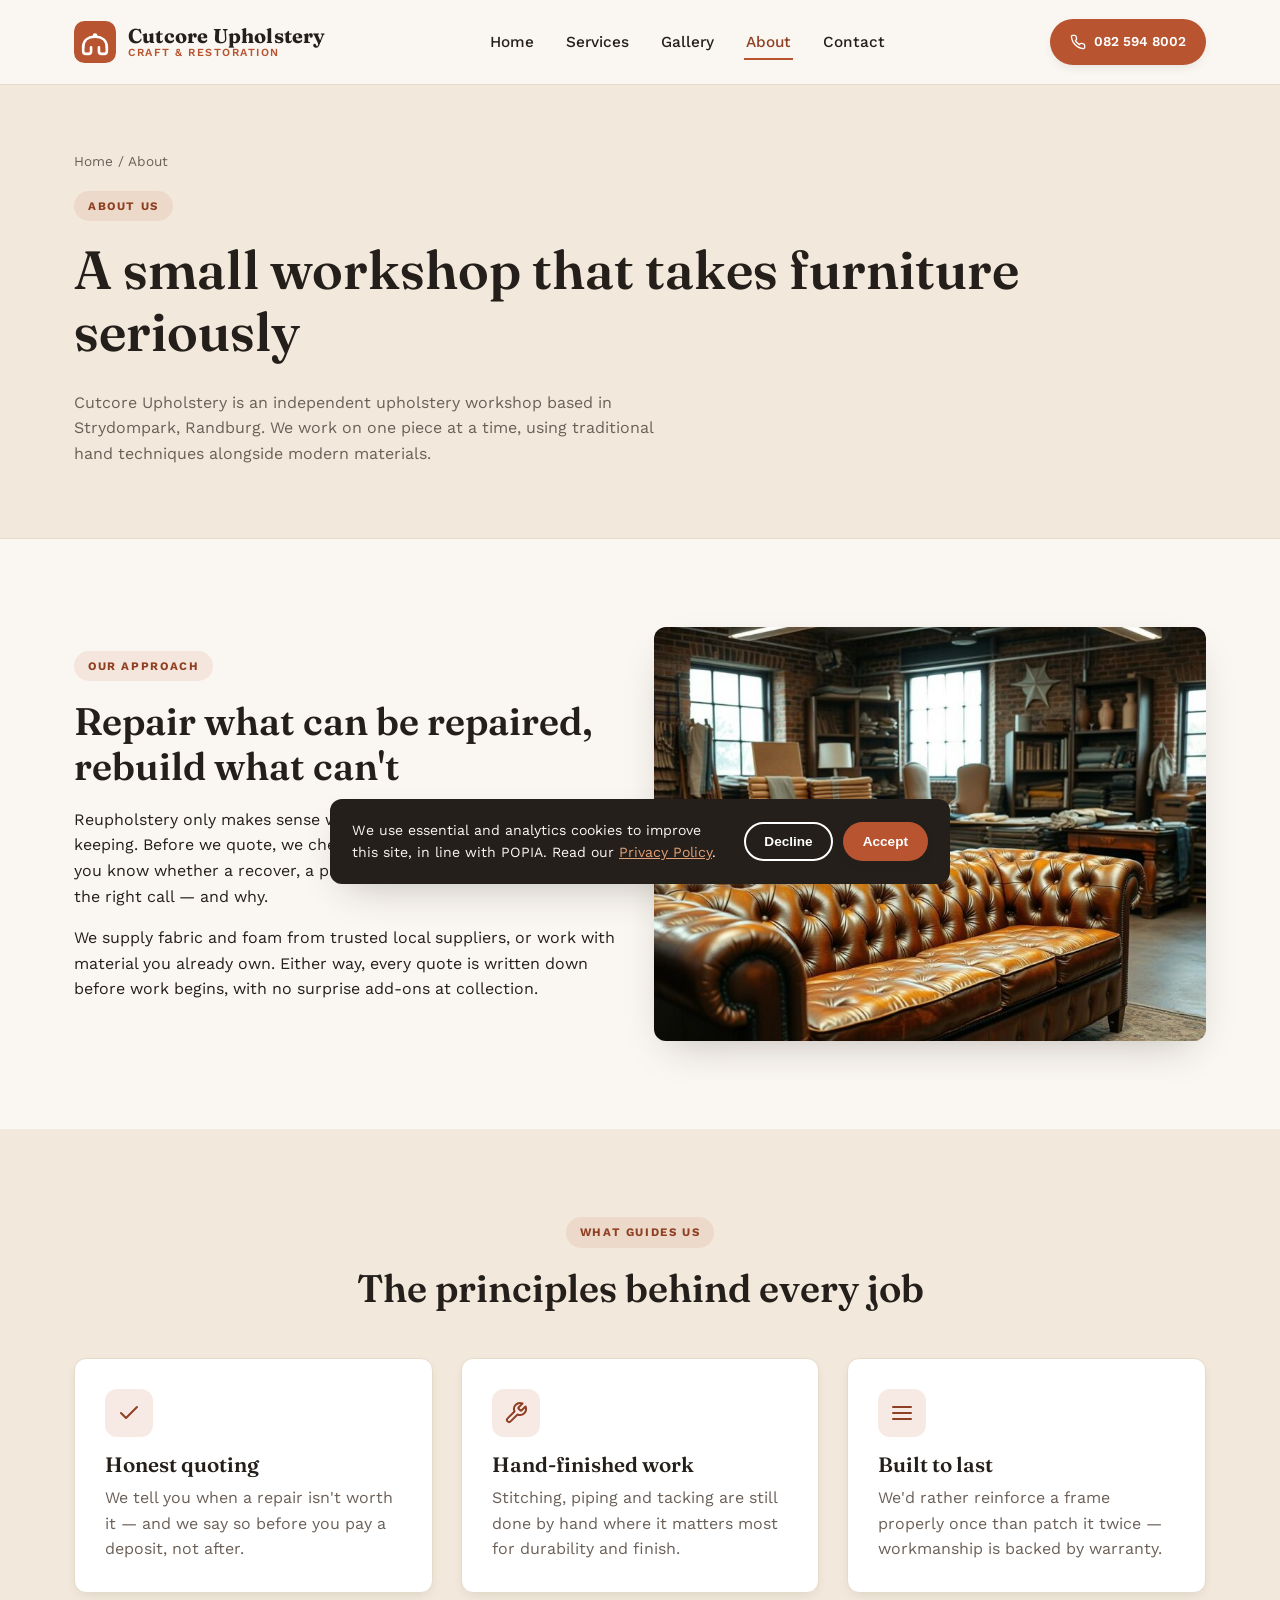
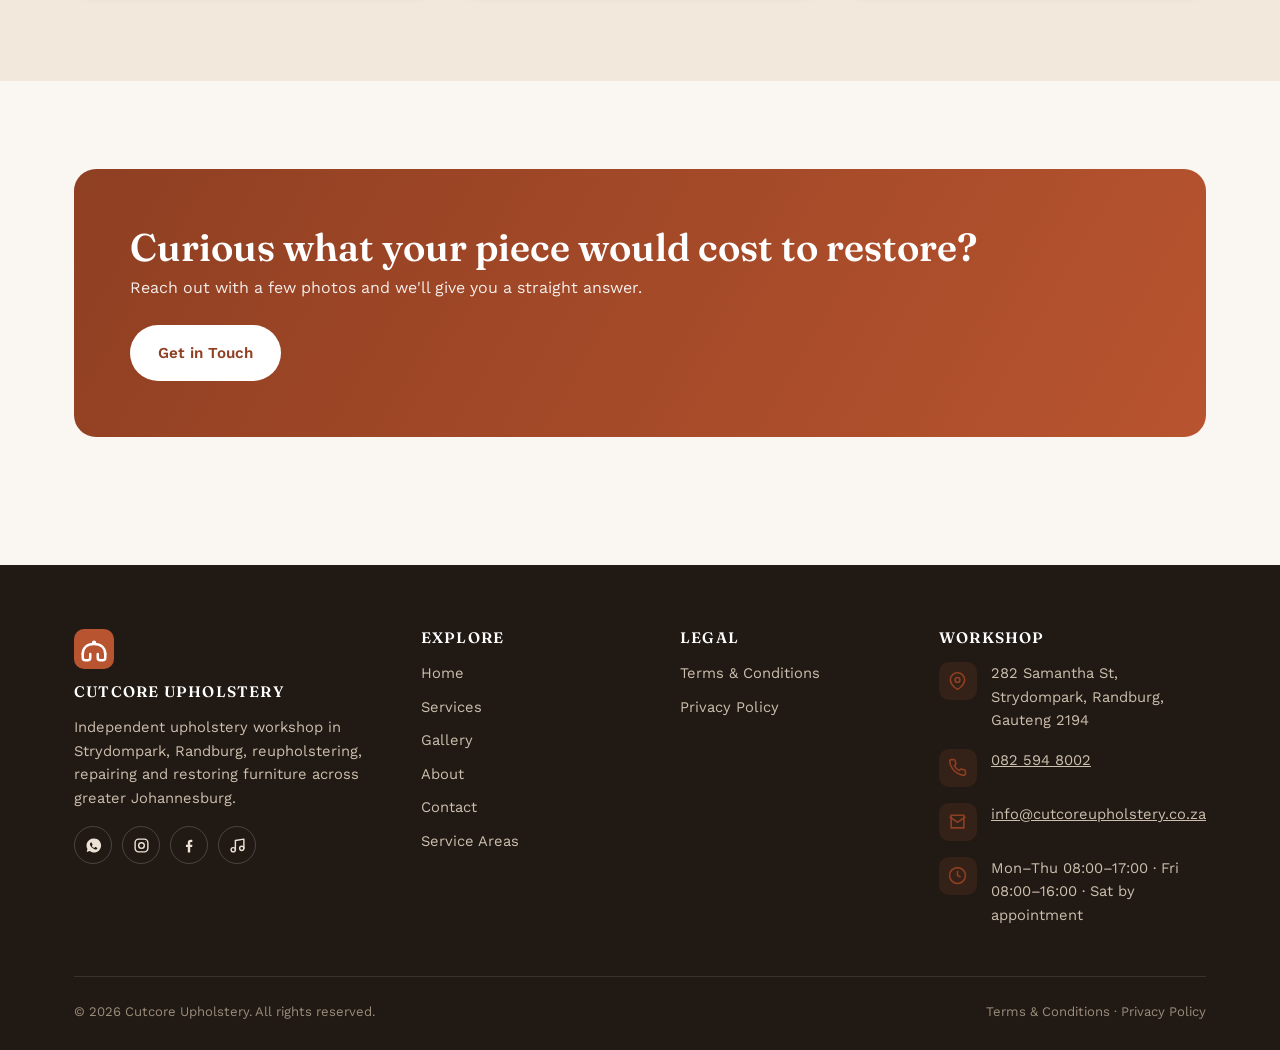
<file: about.html>
<!DOCTYPE html>
<html lang="en-ZA">
<head>
<meta charset="UTF-8">
<meta name="viewport" content="width=device-width, initial-scale=1">
<title>About Cutcore | Local Upholsterer in Randburg, Johannesburg</title>
<meta name="description" content="Cutcore Upholstery is a family-run upholstery workshop in Strydompark, Randburg, known for honest quotes and durable, hand-finished furniture repairs.">
<meta name="robots" content="index, follow">
<link rel="canonical" href="https://www.cutcoreupholstery.co.za/about.html">
<link rel="alternate" hreflang="en-za" href="https://www.cutcoreupholstery.co.za/about.html">
<meta property="og:type" content="website">
<meta property="og:site_name" content="Cutcore Upholstery">
<meta property="og:title" content="About Cutcore Upholstery">
<meta property="og:description" content="An independent, family-run upholstery workshop in Strydompark, Randburg.">
<meta property="og:url" content="https://www.cutcoreupholstery.co.za/about.html">
<meta property="og:image" content="https://www.cutcoreupholstery.co.za/assets/hero-leather-sofa.jpg">
<meta property="og:image:width" content="978">
<meta property="og:image:height" content="1072">
<meta property="og:image:alt" content="Cutcore Upholstery — leather Chesterfield sofa reupholstery">
<meta name="twitter:card" content="summary_large_image">
<meta name="twitter:title" content="About Cutcore Upholstery">
<meta name="twitter:description" content="An independent, family-run upholstery workshop in Strydompark, Randburg.">
<meta name="twitter:image" content="https://www.cutcoreupholstery.co.za/assets/hero-leather-sofa.jpg">
<meta name="twitter:image:alt" content="Cutcore Upholstery — leather Chesterfield sofa reupholstery">
<meta name="theme-color" content="#b8542f" media="(prefers-color-scheme: light)">
<meta name="theme-color" content="#171310" media="(prefers-color-scheme: dark)">
<link rel="icon" type="image/svg+xml" href="assets/favicon.svg">
<link rel="manifest" href="site.webmanifest">
<link rel="preconnect" href="https://fonts.googleapis.com">
<link rel="preconnect" href="https://fonts.gstatic.com" crossorigin>
<link href="https://fonts.googleapis.com/css2?family=Fraunces:opsz,wght@9..144,500;9..144,600;9..144,700&family=Work+Sans:wght@400;500;600;700&display=swap" rel="stylesheet">
<link rel="stylesheet" href="css/style.css">
<script type="application/ld+json">
{
  "@context": "https://schema.org",
  "@type": "BreadcrumbList",
  "itemListElement": [
    { "@type": "ListItem", "position": 1, "name": "Home", "item": "https://www.cutcoreupholstery.co.za/" },
    { "@type": "ListItem", "position": 2, "name": "About", "item": "https://www.cutcoreupholstery.co.za/about.html" }
  ]
}
</script>
<script type="application/ld+json">
{
  "@context": "https://schema.org",
  "@type": "AboutPage",
  "name": "About Cutcore Upholstery",
  "url": "https://www.cutcoreupholstery.co.za/about.html",
  "about": {
    "@id": "https://www.cutcoreupholstery.co.za/#business"
  }
}
</script>
</head>
<body>
<a class="skip-link" href="#main">Skip to content</a>

<header class="site-header">
  <div class="container header-inner">
    <a class="brand" href="/">
      <img class="brand-mark" src="assets/favicon.svg" alt="" width="42" height="42">
      <span class="brand-text">
        <span class="brand-name">Cutcore Upholstery</span>
        <span class="brand-tag">Craft &amp; Restoration</span>
      </span>
    </a>
    <nav class="main-nav" id="main-nav" aria-label="Primary">
      <a href="/">Home</a>
      <a href="services.html">Services</a>
      <a href="gallery.html">Gallery</a>
      <a href="about.html" aria-current="page">About</a>
      <a href="contact.html">Contact</a>
    </nav>
    <div class="header-cta">
      <a class="btn btn-primary btn-sm" href="tel:+27825948002">
        <svg width="16" height="16" viewBox="0 0 24 24" fill="none" stroke="currentColor" stroke-width="2" stroke-linecap="round" stroke-linejoin="round" aria-hidden="true"><path d="M22 16.92v3a2 2 0 0 1-2.18 2 19.79 19.79 0 0 1-8.63-3.07 19.5 19.5 0 0 1-6-6 19.79 19.79 0 0 1-3.07-8.67A2 2 0 0 1 4.11 2h3a2 2 0 0 1 2 1.72c.127.96.361 1.903.7 2.81a2 2 0 0 1-.45 2.11L8.09 9.91a16 16 0 0 0 6 6l1.27-1.27a2 2 0 0 1 2.11-.45c.907.339 1.85.573 2.81.7A2 2 0 0 1 22 16.92z"/></svg>
        <span class="btn-sm-label">082 594 8002</span>
      </a>
      <button class="nav-toggle" id="nav-toggle" aria-label="Toggle menu" aria-expanded="false" aria-controls="main-nav">
        <svg viewBox="0 0 24 24" fill="none" stroke="currentColor" stroke-width="2" stroke-linecap="round"><line x1="3" y1="6" x2="21" y2="6"/><line x1="3" y1="12" x2="21" y2="12"/><line x1="3" y1="18" x2="21" y2="18"/></svg>
      </button>
    </div>
  </div>
</header>

<main id="main">
  <section class="page-hero">
    <div class="container">
      <nav class="breadcrumb" aria-label="Breadcrumb"><a href="/">Home</a> / About</nav>
      <span class="eyebrow">About us</span>
      <h1>A small workshop that takes furniture seriously</h1>
      <p>Cutcore Upholstery is an independent upholstery workshop based in Strydompark, Randburg. We work on one piece at a time, using traditional hand techniques alongside modern materials.</p>
    </div>
  </section>

  <section class="section">
    <div class="container">
      <div class="grid grid-2" style="align-items:center;">
        <div>
          <span class="eyebrow">Our approach</span>
          <h2>Repair what can be repaired, rebuild what can't</h2>
          <p>Reupholstery only makes sense when the frame underneath is worth keeping. Before we quote, we check joints, webbing and springs so you know whether a recover, a partial rebuild, or a full strip-down is the right call — and why.</p>
          <p>We supply fabric and foam from trusted local suppliers, or work with material you already own. Either way, every quote is written down before work begins, with no surprise add-ons at collection.</p>
        </div>
        <figure class="figure-inline">
          <img src="assets/craft-workshop-scene.jpg" alt="Leather chesterfield sofa in a reupholstery workshop, surrounded by fabric rolls and tools" width="1024" height="585" loading="lazy">
        </figure>
      </div>
    </div>
  </section>

  <section class="section section-alt">
    <div class="container">
      <div class="section-head">
        <span class="eyebrow">What guides us</span>
        <h2>The principles behind every job</h2>
      </div>
      <div class="grid grid-3">
        <article class="card">
          <div class="card-icon"><svg viewBox="0 0 24 24" fill="none" stroke="currentColor" stroke-width="2" stroke-linecap="round" stroke-linejoin="round"><path d="M20 6 9 17l-5-5"/></svg></div>
          <h3>Honest quoting</h3>
          <p>We tell you when a repair isn't worth it — and we say so before you pay a deposit, not after.</p>
        </article>
        <article class="card">
          <div class="card-icon"><svg viewBox="0 0 24 24" fill="none" stroke="currentColor" stroke-width="2" stroke-linecap="round" stroke-linejoin="round"><path d="M14.7 6.3a1 1 0 0 0 0 1.4l1.6 1.6a1 1 0 0 0 1.4 0l3.77-3.77a6 6 0 0 1-7.94 7.94l-6.91 6.91a2.12 2.12 0 0 1-3-3l6.91-6.91a6 6 0 0 1 7.94-7.94z"/></svg></div>
          <h3>Hand-finished work</h3>
          <p>Stitching, piping and tacking are still done by hand where it matters most for durability and finish.</p>
        </article>
        <article class="card">
          <div class="card-icon"><svg viewBox="0 0 24 24" fill="none" stroke="currentColor" stroke-width="2" stroke-linecap="round" stroke-linejoin="round"><path d="M3 6h18M3 12h18M3 18h18"/></svg></div>
          <h3>Built to last</h3>
          <p>We'd rather reinforce a frame properly once than patch it twice — workmanship is backed by warranty.</p>
        </article>
      </div>
    </div>
  </section>

  <section class="section">
    <div class="container">
      <div class="cta-band">
        <div>
          <h2>Curious what your piece would cost to restore?</h2>
          <p>Reach out with a few photos and we'll give you a straight answer.</p>
        </div>
        <div class="badge-row">
          <a class="btn btn-light" href="contact.html">Get in Touch</a>
        </div>
      </div>
    </div>
  </section>
</main>

<footer class="site-footer">
  <div class="container">
    <div class="footer-grid">
      <div>
        <img class="footer-brand-mark" src="assets/favicon.svg" alt="" width="40" height="40">
        <h4>Cutcore Upholstery</h4>
        <p>Independent upholstery workshop in Strydompark, Randburg, reupholstering, repairing and restoring furniture across greater Johannesburg.</p>
        <div class="social-row">
          <a href="https://wa.me/27825948002" aria-label="Chat on WhatsApp" rel="noopener" target="_blank"><svg viewBox="0 0 24 24" fill="currentColor" aria-hidden="true"><path d="M12 2a10 10 0 0 0-8.6 15l-1 4 4.2-1.1A10 10 0 1 0 12 2zm5.7 14.2c-.2.6-1.3 1.2-1.9 1.3-.5.1-1 .1-3.2-.7-2.7-1-4.4-3.8-4.6-4-.1-.2-1-1.4-1-2.6 0-1.2.6-1.8.9-2.1.2-.2.5-.3.7-.3h.5c.2 0 .4 0 .6.5.2.6.8 2 .9 2.1.1.2.1.4 0 .6-.6 1.2-1.2 1.1-.6 2 .9 1.4 1.7 1.9 2.9 2.4.2.1.4.1.5-.1.2-.2.7-.8.9-1.1.2-.3.4-.2.6-.1.2.1 1.6.8 1.9.9.3.2.5.2.5.4.1.2.1.7-.1 1.3z"/></svg></a>
          <a href="https://www.instagram.com/cutcoreupholstery" aria-label="Cutcore Upholstery on Instagram" rel="noopener" target="_blank"><svg viewBox="0 0 24 24" fill="none" stroke="currentColor" stroke-width="2" stroke-linecap="round" stroke-linejoin="round" aria-hidden="true"><rect x="3" y="3" width="18" height="18" rx="5"/><circle cx="12" cy="12" r="4"/><circle cx="17.5" cy="6.5" r="0.6" fill="currentColor" stroke="none"/></svg></a>
          <a href="https://www.facebook.com/Cutcore" aria-label="Cutcore Upholstery on Facebook" rel="noopener" target="_blank"><svg viewBox="0 0 24 24" fill="currentColor" aria-hidden="true"><path d="M13 22v-8h2.7l.4-3.2H13V8.7c0-.9.3-1.6 1.6-1.6H16V4.3C15.6 4.2 14.6 4 13.5 4 11.2 4 9.6 5.4 9.6 8v2.8H7V14h2.6v8z"/></svg></a>
          <a href="https://www.tiktok.com/@cutcoreupholstery" aria-label="Cutcore Upholstery on TikTok" rel="noopener" target="_blank"><svg viewBox="0 0 24 24" fill="none" stroke="currentColor" stroke-width="2" stroke-linecap="round" stroke-linejoin="round" aria-hidden="true"><path d="M9 18V5l12-2v13"/><circle cx="6" cy="18" r="3"/><circle cx="18" cy="16" r="3"/></svg></a>
        </div>
      </div>
      <div>
        <h4>Explore</h4>
        <ul class="footer-links">
          <li><a href="/">Home</a></li>
          <li><a href="services.html">Services</a></li>
          <li><a href="gallery.html">Gallery</a></li>
          <li><a href="about.html">About</a></li>
          <li><a href="contact.html">Contact</a></li>
          <li><a href="service-areas.html">Service Areas</a></li>
        </ul>
      </div>
      <div>
        <h4>Legal</h4>
        <ul class="footer-links">
          <li><a href="terms.html">Terms &amp; Conditions</a></li>
          <li><a href="privacy.html">Privacy Policy</a></li>
        </ul>
      </div>
      <div>
        <h4>Workshop</h4>
        <ul class="info-list">
          <li><span class="icon"><svg viewBox="0 0 24 24" fill="none" stroke="currentColor" stroke-width="2"><path d="M21 10c0 7-9 12-9 12s-9-5-9-12a9 9 0 0 1 18 0z"/><circle cx="12" cy="10" r="3"/></svg></span><span>282 Samantha St, Strydompark, Randburg, Gauteng 2194</span></li>
          <li><span class="icon"><svg viewBox="0 0 24 24" fill="none" stroke="currentColor" stroke-width="2"><path d="M22 16.92v3a2 2 0 0 1-2.18 2 19.79 19.79 0 0 1-8.63-3.07 19.5 19.5 0 0 1-6-6 19.79 19.79 0 0 1-3.07-8.67A2 2 0 0 1 4.11 2h3a2 2 0 0 1 2 1.72c.127.96.361 1.903.7 2.81a2 2 0 0 1-.45 2.11L8.09 9.91a16 16 0 0 0 6 6l1.27-1.27a2 2 0 0 1 2.11-.45c.907.339 1.85.573 2.81.7A2 2 0 0 1 22 16.92z"/></svg></span><span><a href="tel:+27825948002">082 594 8002</a></span></li>
          <li><span class="icon"><svg viewBox="0 0 24 24" fill="none" stroke="currentColor" stroke-width="2"><path d="M4 4h16v16H4z"/><path d="m22 6-10 7L2 6"/></svg></span><span><a href="mailto:info@cutcoreupholstery.co.za">info@cutcoreupholstery.co.za</a></span></li>
          <li><span class="icon"><svg viewBox="0 0 24 24" fill="none" stroke="currentColor" stroke-width="2"><circle cx="12" cy="12" r="10"/><path d="M12 6v6l4 2"/></svg></span><span>Mon–Thu 08:00–17:00 · Fri 08:00–16:00 · Sat by appointment</span></li>
        </ul>
      </div>
    </div>
    <div class="footer-bottom">
      <span>&copy; <span data-year></span> Cutcore Upholstery. All rights reserved.</span>
      <span><a href="terms.html">Terms &amp; Conditions</a> &middot; <a href="privacy.html">Privacy Policy</a></span>
    </div>
  </div>
</footer>

<div class="mobile-call-bar">
  <a class="btn btn-primary" href="tel:+27825948002">Call Now</a>
  <a class="btn btn-whatsapp" href="https://wa.me/27825948002" target="_blank" rel="noopener">WhatsApp</a>
</div>

<div class="cookie-banner" id="cookie-banner" role="dialog" aria-live="polite" aria-label="Cookie notice">
  <p>We use essential and analytics cookies to improve this site, in line with POPIA. Read our <a href="privacy.html">Privacy Policy</a>.</p>
  <div class="cookie-actions">
    <button class="btn btn-outline btn-sm" style="color:#fff;" data-cookie-choice="rejected">Decline</button>
    <button class="btn btn-primary btn-sm" data-cookie-choice="accepted">Accept</button>
  </div>
</div>

<script src="js/main.js"></script>
</body>
</html>
</file>
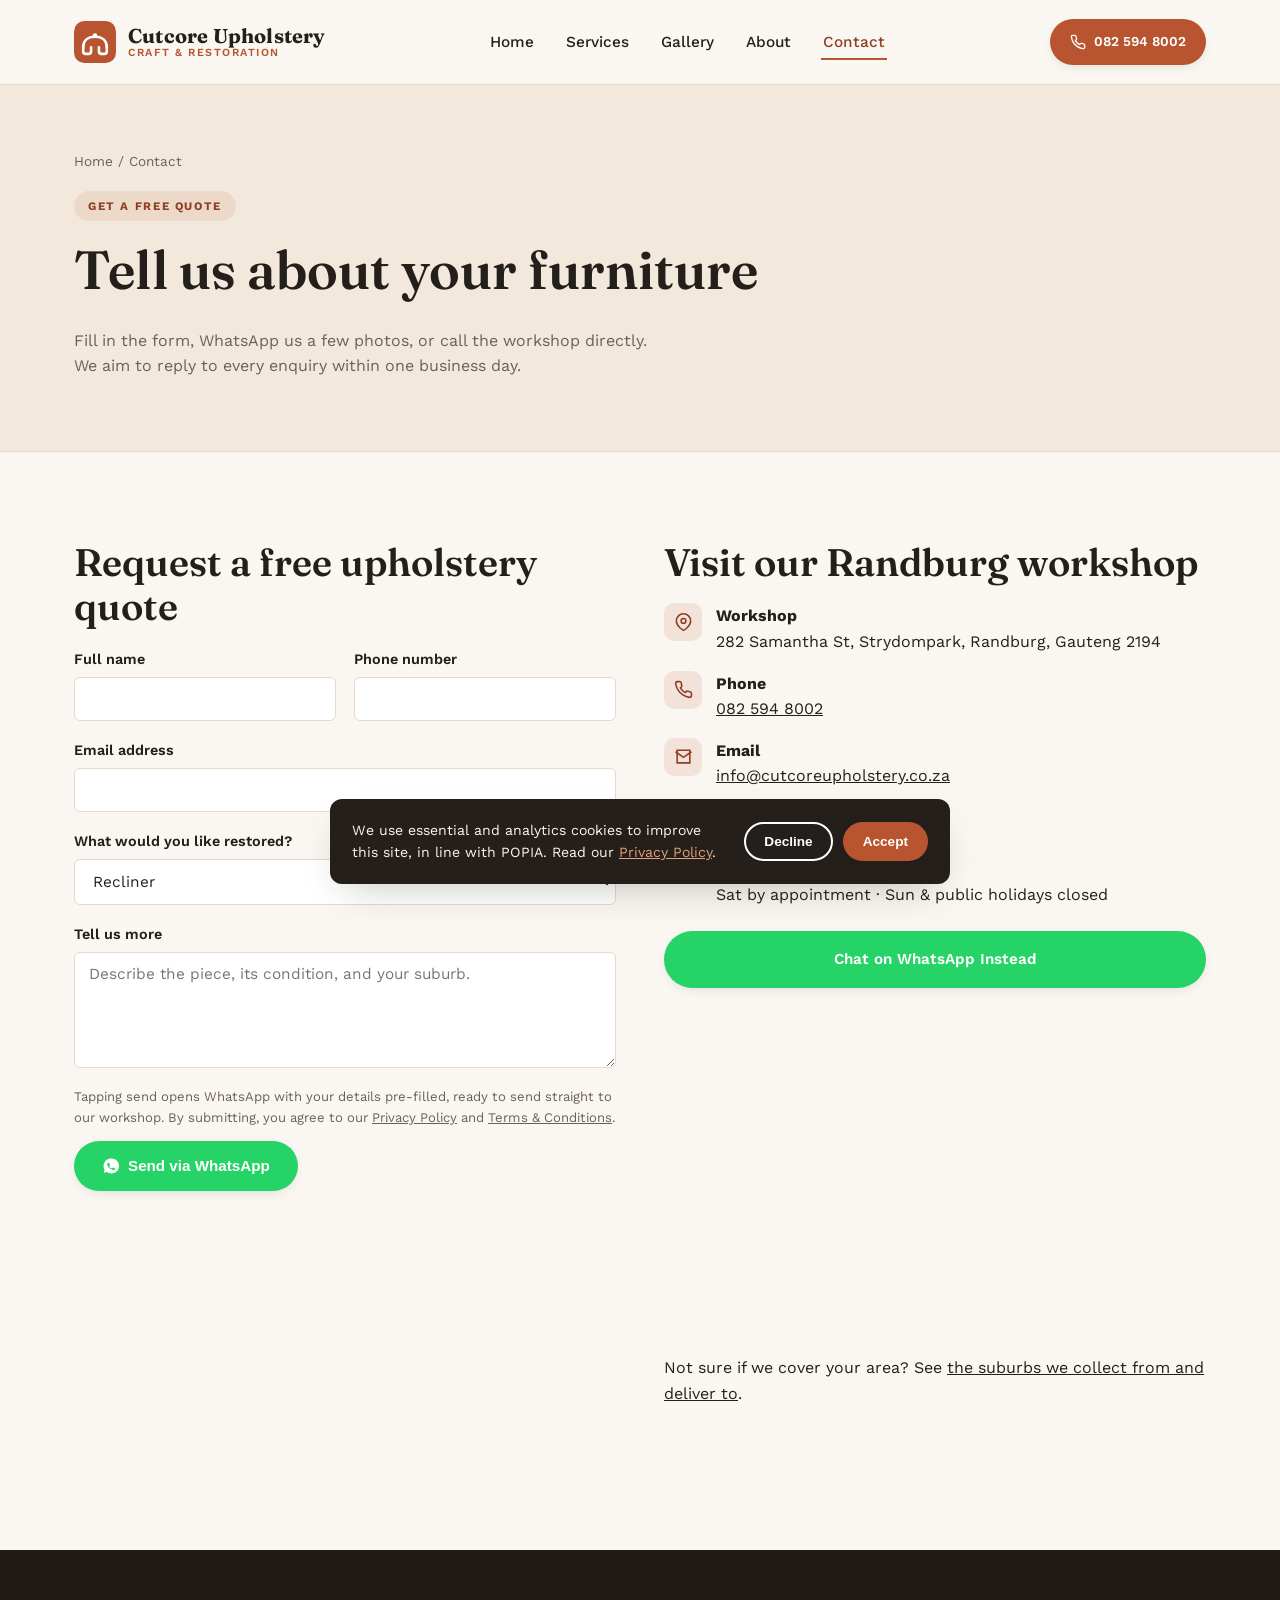
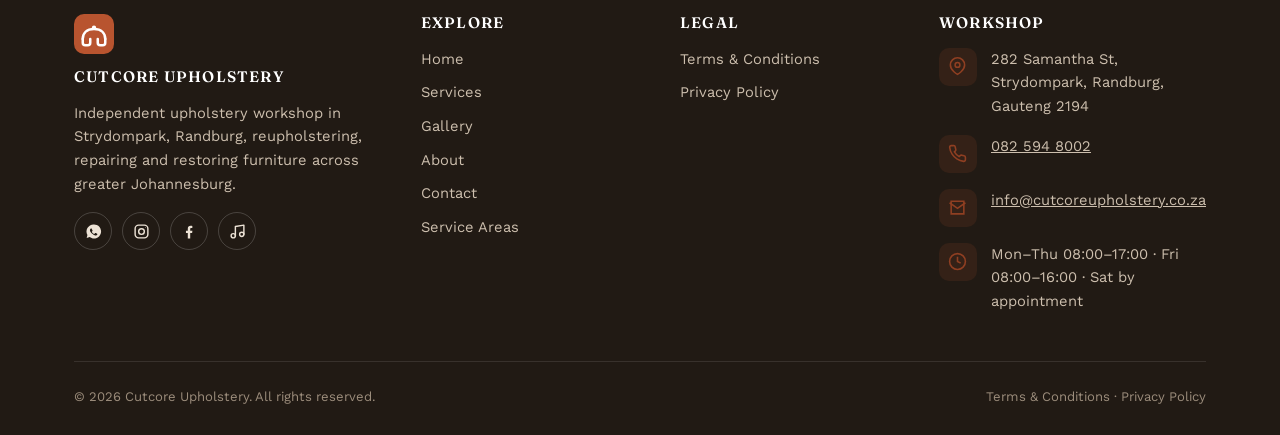
<file: contact.html>
<!DOCTYPE html>
<html lang="en-ZA">
<head>
<meta charset="UTF-8">
<meta name="viewport" content="width=device-width, initial-scale=1">
<title>Free Upholstery Quote Near Me | Cutcore Randburg</title>
<meta name="description" content="Get a free upholstery quote from Cutcore Upholstery. Call 082 594 8002, WhatsApp, email, or visit our workshop at 282 Samantha St, Strydompark, Randburg.">
<meta name="robots" content="index, follow">
<link rel="canonical" href="https://www.cutcoreupholstery.co.za/contact.html">
<link rel="alternate" hreflang="en-za" href="https://www.cutcoreupholstery.co.za/contact.html">
<meta property="og:type" content="website">
<meta property="og:site_name" content="Cutcore Upholstery">
<meta property="og:title" content="Contact &amp; Free Quote | Cutcore Upholstery">
<meta property="og:description" content="Call, WhatsApp or email for a free, no-obligation upholstery quote in Randburg and greater Johannesburg.">
<meta property="og:url" content="https://www.cutcoreupholstery.co.za/contact.html">
<meta property="og:image" content="https://www.cutcoreupholstery.co.za/assets/hero-leather-sofa.jpg">
<meta property="og:image:width" content="978">
<meta property="og:image:height" content="1072">
<meta property="og:image:alt" content="Cutcore Upholstery — leather Chesterfield sofa reupholstery">
<meta name="twitter:card" content="summary_large_image">
<meta name="twitter:title" content="Contact &amp; Free Quote | Cutcore Upholstery">
<meta name="twitter:description" content="Call, WhatsApp or email for a free, no-obligation upholstery quote in Randburg and greater Johannesburg.">
<meta name="twitter:image" content="https://www.cutcoreupholstery.co.za/assets/hero-leather-sofa.jpg">
<meta name="twitter:image:alt" content="Cutcore Upholstery — leather Chesterfield sofa reupholstery">
<meta name="theme-color" content="#b8542f" media="(prefers-color-scheme: light)">
<meta name="theme-color" content="#171310" media="(prefers-color-scheme: dark)">
<link rel="icon" type="image/svg+xml" href="assets/favicon.svg">
<link rel="manifest" href="site.webmanifest">
<link rel="preconnect" href="https://fonts.googleapis.com">
<link rel="preconnect" href="https://fonts.gstatic.com" crossorigin>
<link href="https://fonts.googleapis.com/css2?family=Fraunces:opsz,wght@9..144,500;9..144,600;9..144,700&family=Work+Sans:wght@400;500;600;700&display=swap" rel="stylesheet">
<link rel="stylesheet" href="css/style.css">
<script type="application/ld+json">
{
  "@context": "https://schema.org",
  "@type": "BreadcrumbList",
  "itemListElement": [
    { "@type": "ListItem", "position": 1, "name": "Home", "item": "https://www.cutcoreupholstery.co.za/" },
    { "@type": "ListItem", "position": 2, "name": "Contact", "item": "https://www.cutcoreupholstery.co.za/contact.html" }
  ]
}
</script>
<script type="application/ld+json">
{
  "@context": "https://schema.org",
  "@type": "ContactPage",
  "name": "Contact Cutcore Upholstery",
  "url": "https://www.cutcoreupholstery.co.za/contact.html",
  "about": {
    "@id": "https://www.cutcoreupholstery.co.za/#business"
  }
}
</script>
</head>
<body>
<a class="skip-link" href="#main">Skip to content</a>

<header class="site-header">
  <div class="container header-inner">
    <a class="brand" href="/">
      <img class="brand-mark" src="assets/favicon.svg" alt="" width="42" height="42">
      <span class="brand-text">
        <span class="brand-name">Cutcore Upholstery</span>
        <span class="brand-tag">Craft &amp; Restoration</span>
      </span>
    </a>
    <nav class="main-nav" id="main-nav" aria-label="Primary">
      <a href="/">Home</a>
      <a href="services.html">Services</a>
      <a href="gallery.html">Gallery</a>
      <a href="about.html">About</a>
      <a href="contact.html" aria-current="page">Contact</a>
    </nav>
    <div class="header-cta">
      <a class="btn btn-primary btn-sm" href="tel:+27825948002">
        <svg width="16" height="16" viewBox="0 0 24 24" fill="none" stroke="currentColor" stroke-width="2" stroke-linecap="round" stroke-linejoin="round" aria-hidden="true"><path d="M22 16.92v3a2 2 0 0 1-2.18 2 19.79 19.79 0 0 1-8.63-3.07 19.5 19.5 0 0 1-6-6 19.79 19.79 0 0 1-3.07-8.67A2 2 0 0 1 4.11 2h3a2 2 0 0 1 2 1.72c.127.96.361 1.903.7 2.81a2 2 0 0 1-.45 2.11L8.09 9.91a16 16 0 0 0 6 6l1.27-1.27a2 2 0 0 1 2.11-.45c.907.339 1.85.573 2.81.7A2 2 0 0 1 22 16.92z"/></svg>
        <span class="btn-sm-label">082 594 8002</span>
      </a>
      <button class="nav-toggle" id="nav-toggle" aria-label="Toggle menu" aria-expanded="false" aria-controls="main-nav">
        <svg viewBox="0 0 24 24" fill="none" stroke="currentColor" stroke-width="2" stroke-linecap="round"><line x1="3" y1="6" x2="21" y2="6"/><line x1="3" y1="12" x2="21" y2="12"/><line x1="3" y1="18" x2="21" y2="18"/></svg>
      </button>
    </div>
  </div>
</header>

<main id="main">
  <section class="page-hero">
    <div class="container">
      <nav class="breadcrumb" aria-label="Breadcrumb"><a href="/">Home</a> / Contact</nav>
      <span class="eyebrow">Get a free quote</span>
      <h1>Tell us about your furniture</h1>
      <p>Fill in the form, WhatsApp us a few photos, or call the workshop directly. We aim to reply to every enquiry within one business day.</p>
    </div>
  </section>

  <section class="section">
    <div class="container">
      <div class="grid grid-2" style="align-items:flex-start; gap:48px;">
        <div>
          <h2>Request a free upholstery quote</h2>
          <form id="contact-form" novalidate>
            <div class="form-row">
              <div class="form-field">
                <label for="name">Full name</label>
                <input type="text" id="name" name="name" autocomplete="name" required>
              </div>
              <div class="form-field">
                <label for="phone">Phone number</label>
                <input type="tel" id="phone" name="phone" autocomplete="tel" required>
              </div>
            </div>
            <div class="form-field">
              <label for="email">Email address</label>
              <input type="email" id="email" name="email" autocomplete="email" required>
            </div>
            <div class="form-field">
              <label for="item">What would you like restored?</label>
              <select id="item" name="item">
                <option>Recliner</option>
                <option>Sofa / couch</option>
                <option>Dining chairs</option>
                <option>Cane / wicker furniture</option>
                <option>Patio furniture</option>
                <option>Bespoke cushions or slipcover</option>
                <option>Something else</option>
              </select>
            </div>
            <div class="form-field">
              <label for="message">Tell us more</label>
              <textarea id="message" name="message" rows="5" placeholder="Describe the piece, its condition, and your suburb."></textarea>
            </div>
            <p class="form-note">Tapping send opens WhatsApp with your details pre-filled, ready to send straight to our workshop. By submitting, you agree to our <a href="privacy.html">Privacy Policy</a> and <a href="terms.html">Terms &amp; Conditions</a>.</p>
            <button type="submit" class="btn btn-whatsapp">
              <svg width="18" height="18" viewBox="0 0 24 24" fill="currentColor" aria-hidden="true"><path d="M12 2a10 10 0 0 0-8.6 15l-1 4 4.2-1.1A10 10 0 1 0 12 2zm5.7 14.2c-.2.6-1.3 1.2-1.9 1.3-.5.1-1 .1-3.2-.7-2.7-1-4.4-3.8-4.6-4-.1-.2-1-1.4-1-2.6 0-1.2.6-1.8.9-2.1.2-.2.5-.3.7-.3h.5c.2 0 .4 0 .6.5.2.6.8 2 .9 2.1.1.2.1.4 0 .6-.6 1.2-1.2 1.1-.6 2 .9 1.4 1.7 1.9 2.9 2.4.2.1.4.1.5-.1.2-.2.7-.8.9-1.1.2-.3.4-.2.6-.1.2.1 1.6.8 1.9.9.3.2.5.2.5.4.1.2.1.7-.1 1.3z"/></svg>
              Send via WhatsApp
            </button>
            <div class="form-status" id="form-status" role="status"></div>
          </form>
        </div>

        <aside>
          <h2>Visit our Randburg workshop</h2>
          <ul class="info-list">
            <li>
              <span class="icon"><svg viewBox="0 0 24 24" fill="none" stroke="currentColor" stroke-width="2"><path d="M21 10c0 7-9 12-9 12s-9-5-9-12a9 9 0 0 1 18 0z"/><circle cx="12" cy="10" r="3"/></svg></span>
              <span><strong>Workshop</strong><br>282 Samantha St, Strydompark, Randburg, Gauteng 2194</span>
            </li>
            <li>
              <span class="icon"><svg viewBox="0 0 24 24" fill="none" stroke="currentColor" stroke-width="2"><path d="M22 16.92v3a2 2 0 0 1-2.18 2 19.79 19.79 0 0 1-8.63-3.07 19.5 19.5 0 0 1-6-6 19.79 19.79 0 0 1-3.07-8.67A2 2 0 0 1 4.11 2h3a2 2 0 0 1 2 1.72c.127.96.361 1.903.7 2.81a2 2 0 0 1-.45 2.11L8.09 9.91a16 16 0 0 0 6 6l1.27-1.27a2 2 0 0 1 2.11-.45c.907.339 1.85.573 2.81.7A2 2 0 0 1 22 16.92z"/></svg></span>
              <span><strong>Phone</strong><br><a href="tel:+27825948002">082 594 8002</a></span>
            </li>
            <li>
              <span class="icon"><svg viewBox="0 0 24 24" fill="none" stroke="currentColor" stroke-width="2"><path d="M4 4h16v16H4z"/><path d="m22 6-10 7L2 6"/></svg></span>
              <span><strong>Email</strong><br><a href="mailto:info@cutcoreupholstery.co.za">info@cutcoreupholstery.co.za</a></span>
            </li>
            <li>
              <span class="icon"><svg viewBox="0 0 24 24" fill="none" stroke="currentColor" stroke-width="2"><circle cx="12" cy="12" r="10"/><path d="M12 6v6l4 2"/></svg></span>
              <span><strong>Hours</strong><br>Mon–Thu 08:00–17:00<br>Fri 08:00–16:00<br>Sat by appointment · Sun &amp; public holidays closed</span>
            </li>
          </ul>
          <a class="btn btn-whatsapp" style="margin-top:24px;width:100%;justify-content:center;" href="https://wa.me/27825948002" target="_blank" rel="noopener">Chat on WhatsApp Instead</a>
          <div class="map-embed" style="margin-top:24px;">
            <iframe title="Cutcore Upholstery workshop location: 282 Samantha St, Strydompark, Randburg" src="https://www.google.com/maps?q=282+Samantha+St,+Strydompark,+Randburg,+2194&amp;output=embed" width="600" height="320" style="border:0;width:100%;border-radius:12px;" loading="lazy" referrerpolicy="no-referrer-when-downgrade"></iframe>
          </div>
          <p style="margin-top:16px;">Not sure if we cover your area? See <a href="service-areas.html">the suburbs we collect from and deliver to</a>.</p>
        </aside>
      </div>
    </div>
  </section>
</main>

<footer class="site-footer">
  <div class="container">
    <div class="footer-grid">
      <div>
        <img class="footer-brand-mark" src="assets/favicon.svg" alt="" width="40" height="40">
        <h4>Cutcore Upholstery</h4>
        <p>Independent upholstery workshop in Strydompark, Randburg, reupholstering, repairing and restoring furniture across greater Johannesburg.</p>
        <div class="social-row">
          <a href="https://wa.me/27825948002" aria-label="Chat on WhatsApp" rel="noopener" target="_blank"><svg viewBox="0 0 24 24" fill="currentColor" aria-hidden="true"><path d="M12 2a10 10 0 0 0-8.6 15l-1 4 4.2-1.1A10 10 0 1 0 12 2zm5.7 14.2c-.2.6-1.3 1.2-1.9 1.3-.5.1-1 .1-3.2-.7-2.7-1-4.4-3.8-4.6-4-.1-.2-1-1.4-1-2.6 0-1.2.6-1.8.9-2.1.2-.2.5-.3.7-.3h.5c.2 0 .4 0 .6.5.2.6.8 2 .9 2.1.1.2.1.4 0 .6-.6 1.2-1.2 1.1-.6 2 .9 1.4 1.7 1.9 2.9 2.4.2.1.4.1.5-.1.2-.2.7-.8.9-1.1.2-.3.4-.2.6-.1.2.1 1.6.8 1.9.9.3.2.5.2.5.4.1.2.1.7-.1 1.3z"/></svg></a>
          <a href="https://www.instagram.com/cutcoreupholstery" aria-label="Cutcore Upholstery on Instagram" rel="noopener" target="_blank"><svg viewBox="0 0 24 24" fill="none" stroke="currentColor" stroke-width="2" stroke-linecap="round" stroke-linejoin="round" aria-hidden="true"><rect x="3" y="3" width="18" height="18" rx="5"/><circle cx="12" cy="12" r="4"/><circle cx="17.5" cy="6.5" r="0.6" fill="currentColor" stroke="none"/></svg></a>
          <a href="https://www.facebook.com/Cutcore" aria-label="Cutcore Upholstery on Facebook" rel="noopener" target="_blank"><svg viewBox="0 0 24 24" fill="currentColor" aria-hidden="true"><path d="M13 22v-8h2.7l.4-3.2H13V8.7c0-.9.3-1.6 1.6-1.6H16V4.3C15.6 4.2 14.6 4 13.5 4 11.2 4 9.6 5.4 9.6 8v2.8H7V14h2.6v8z"/></svg></a>
          <a href="https://www.tiktok.com/@cutcoreupholstery" aria-label="Cutcore Upholstery on TikTok" rel="noopener" target="_blank"><svg viewBox="0 0 24 24" fill="none" stroke="currentColor" stroke-width="2" stroke-linecap="round" stroke-linejoin="round" aria-hidden="true"><path d="M9 18V5l12-2v13"/><circle cx="6" cy="18" r="3"/><circle cx="18" cy="16" r="3"/></svg></a>
        </div>
      </div>
      <div>
        <h4>Explore</h4>
        <ul class="footer-links">
          <li><a href="/">Home</a></li>
          <li><a href="services.html">Services</a></li>
          <li><a href="gallery.html">Gallery</a></li>
          <li><a href="about.html">About</a></li>
          <li><a href="contact.html">Contact</a></li>
          <li><a href="service-areas.html">Service Areas</a></li>
        </ul>
      </div>
      <div>
        <h4>Legal</h4>
        <ul class="footer-links">
          <li><a href="terms.html">Terms &amp; Conditions</a></li>
          <li><a href="privacy.html">Privacy Policy</a></li>
        </ul>
      </div>
      <div>
        <h4>Workshop</h4>
        <ul class="info-list">
          <li><span class="icon"><svg viewBox="0 0 24 24" fill="none" stroke="currentColor" stroke-width="2"><path d="M21 10c0 7-9 12-9 12s-9-5-9-12a9 9 0 0 1 18 0z"/><circle cx="12" cy="10" r="3"/></svg></span><span>282 Samantha St, Strydompark, Randburg, Gauteng 2194</span></li>
          <li><span class="icon"><svg viewBox="0 0 24 24" fill="none" stroke="currentColor" stroke-width="2"><path d="M22 16.92v3a2 2 0 0 1-2.18 2 19.79 19.79 0 0 1-8.63-3.07 19.5 19.5 0 0 1-6-6 19.79 19.79 0 0 1-3.07-8.67A2 2 0 0 1 4.11 2h3a2 2 0 0 1 2 1.72c.127.96.361 1.903.7 2.81a2 2 0 0 1-.45 2.11L8.09 9.91a16 16 0 0 0 6 6l1.27-1.27a2 2 0 0 1 2.11-.45c.907.339 1.85.573 2.81.7A2 2 0 0 1 22 16.92z"/></svg></span><span><a href="tel:+27825948002">082 594 8002</a></span></li>
          <li><span class="icon"><svg viewBox="0 0 24 24" fill="none" stroke="currentColor" stroke-width="2"><path d="M4 4h16v16H4z"/><path d="m22 6-10 7L2 6"/></svg></span><span><a href="mailto:info@cutcoreupholstery.co.za">info@cutcoreupholstery.co.za</a></span></li>
          <li><span class="icon"><svg viewBox="0 0 24 24" fill="none" stroke="currentColor" stroke-width="2"><circle cx="12" cy="12" r="10"/><path d="M12 6v6l4 2"/></svg></span><span>Mon–Thu 08:00–17:00 · Fri 08:00–16:00 · Sat by appointment</span></li>
        </ul>
      </div>
    </div>
    <div class="footer-bottom">
      <span>&copy; <span data-year></span> Cutcore Upholstery. All rights reserved.</span>
      <span><a href="terms.html">Terms &amp; Conditions</a> &middot; <a href="privacy.html">Privacy Policy</a></span>
    </div>
  </div>
</footer>

<div class="mobile-call-bar">
  <a class="btn btn-primary" href="tel:+27825948002">Call Now</a>
  <a class="btn btn-whatsapp" href="https://wa.me/27825948002" target="_blank" rel="noopener">WhatsApp</a>
</div>

<div class="cookie-banner" id="cookie-banner" role="dialog" aria-live="polite" aria-label="Cookie notice">
  <p>We use essential and analytics cookies to improve this site, in line with POPIA. Read our <a href="privacy.html">Privacy Policy</a>.</p>
  <div class="cookie-actions">
    <button class="btn btn-outline btn-sm" style="color:#fff;" data-cookie-choice="rejected">Decline</button>
    <button class="btn btn-primary btn-sm" data-cookie-choice="accepted">Accept</button>
  </div>
</div>

<script src="js/main.js"></script>
</body>
</html>
</file>
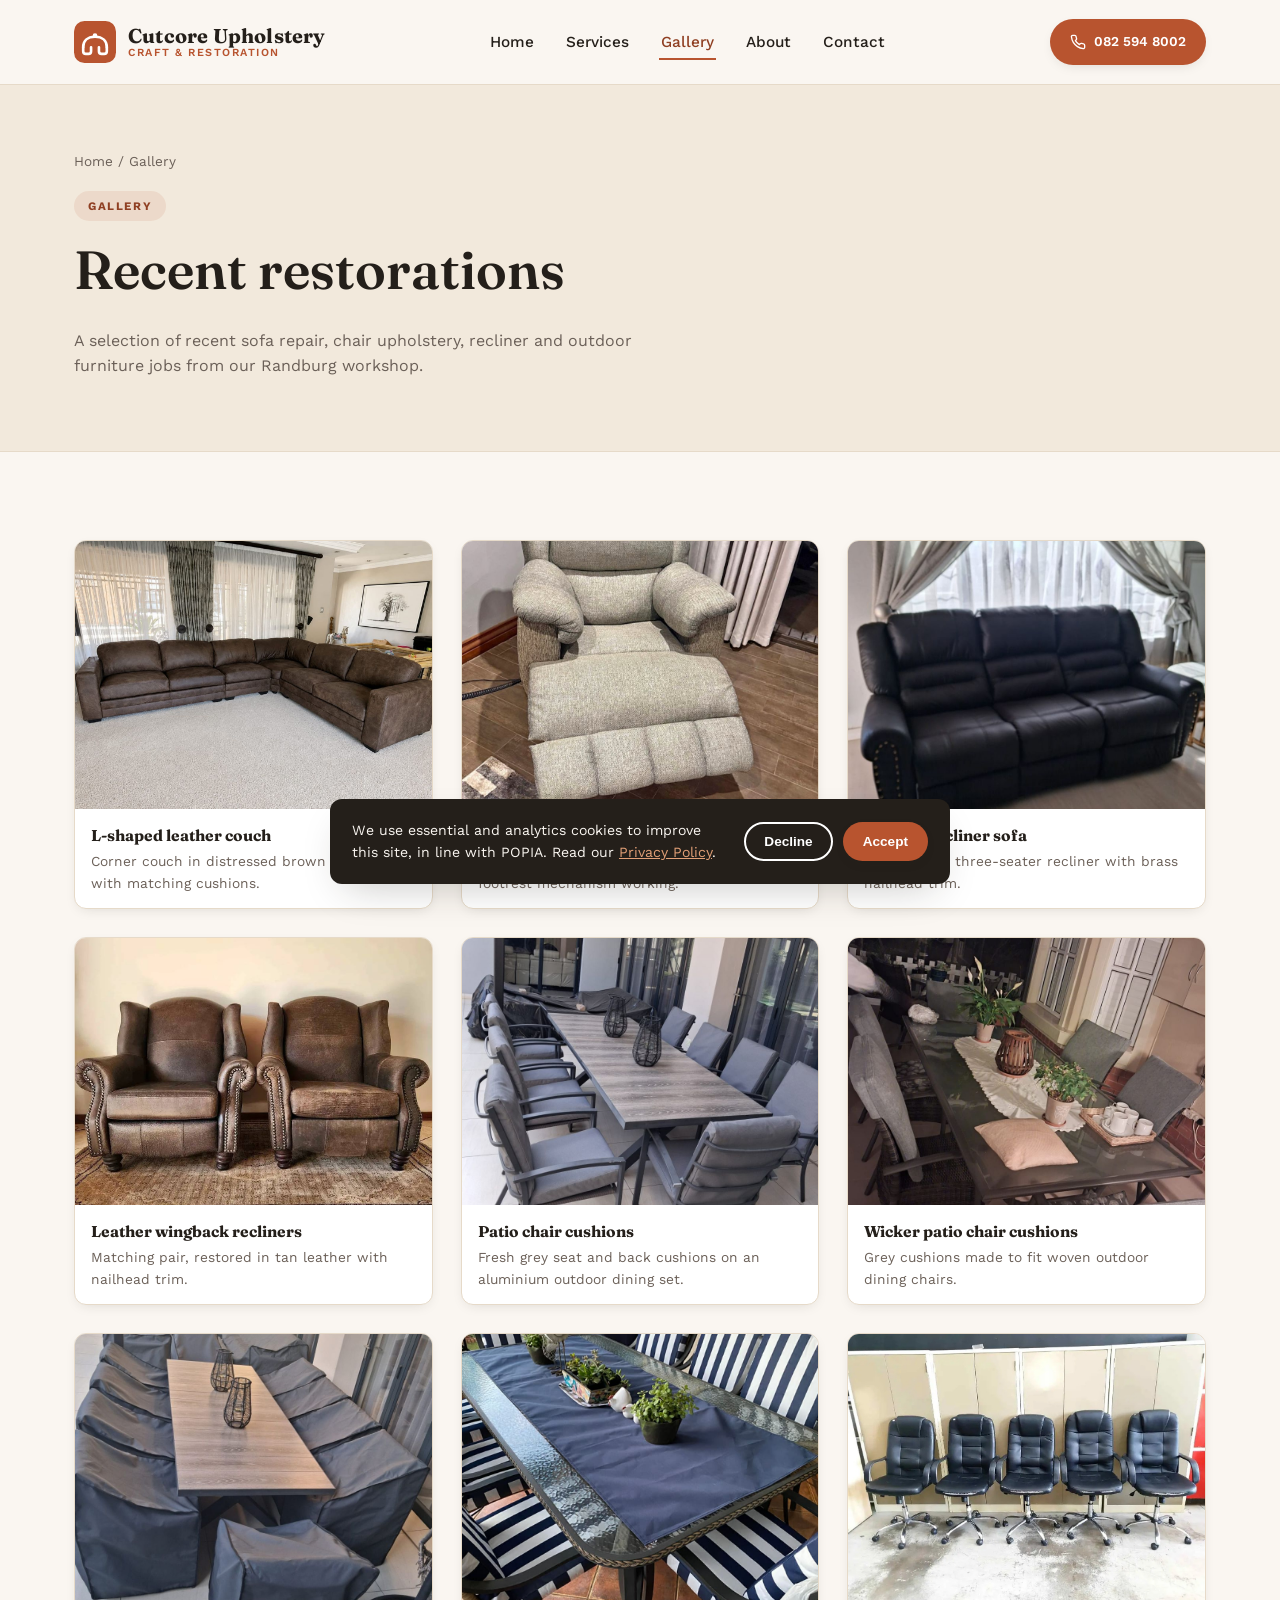
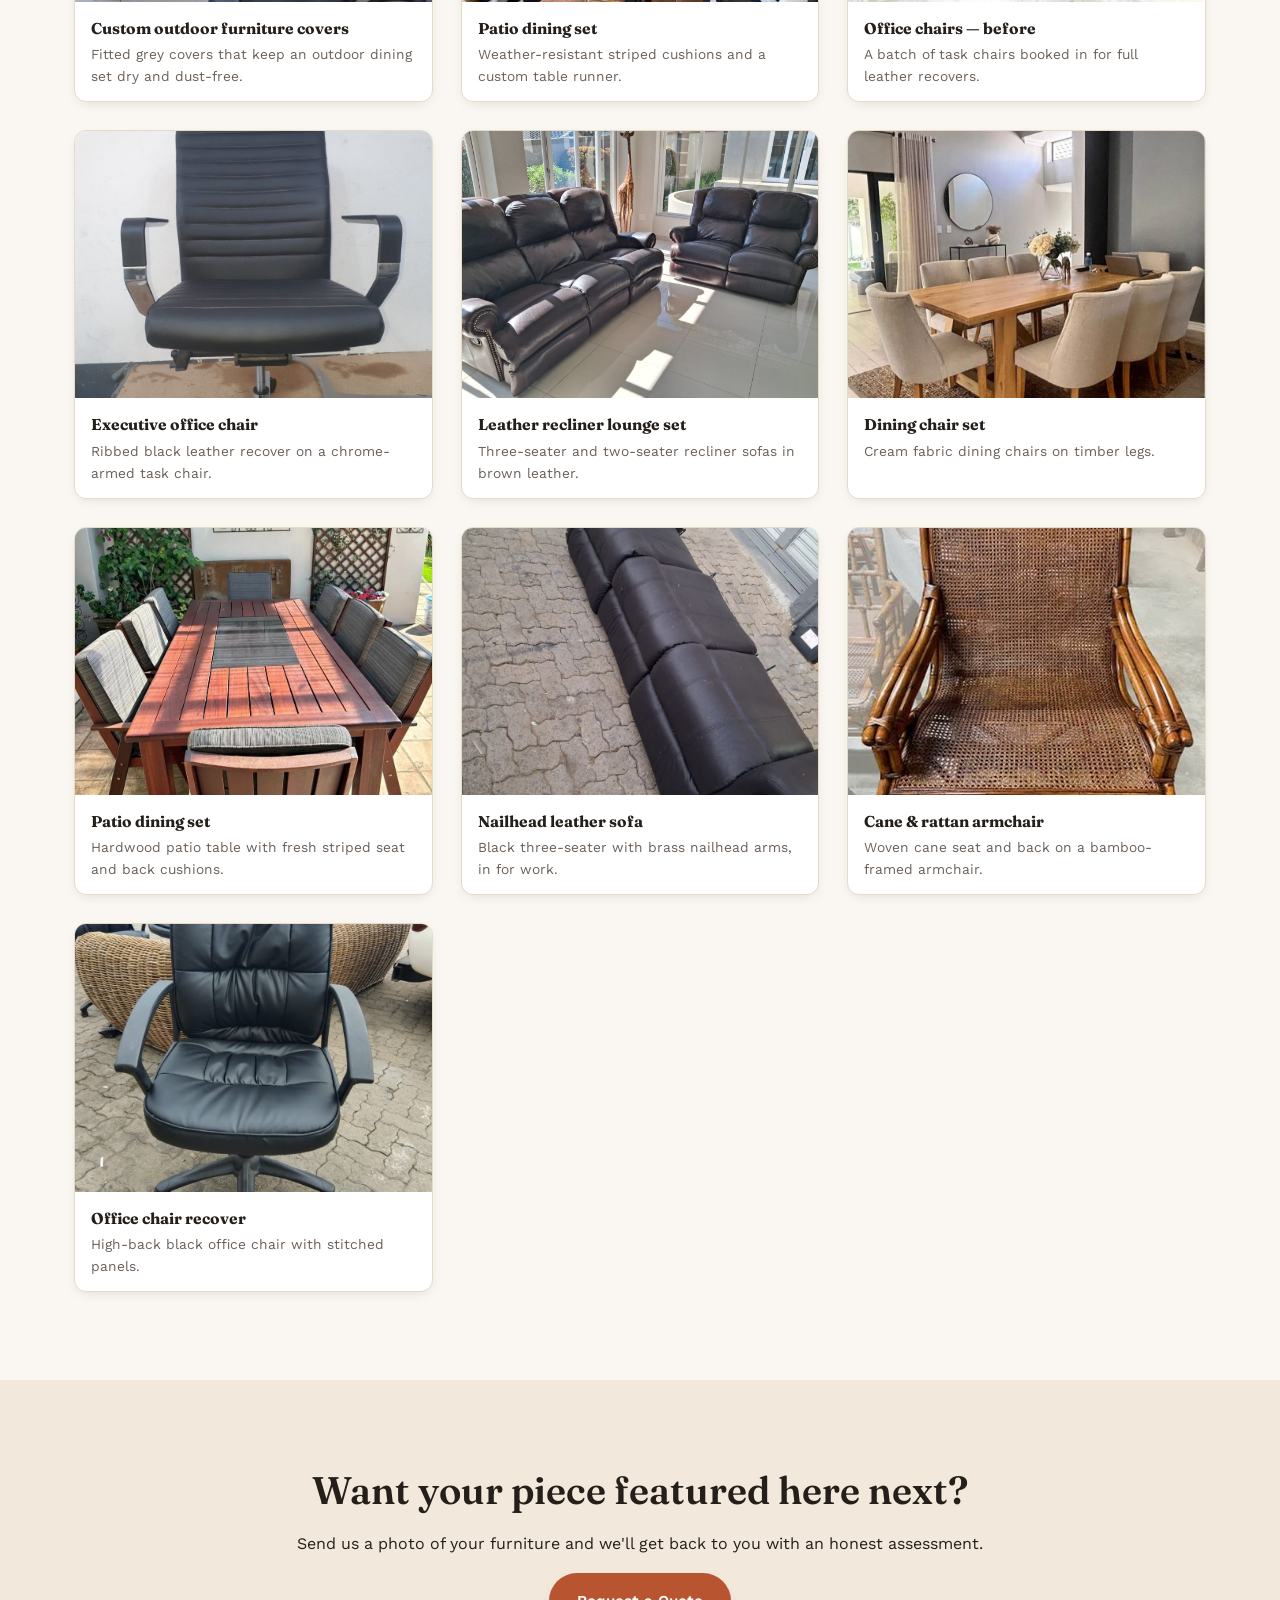
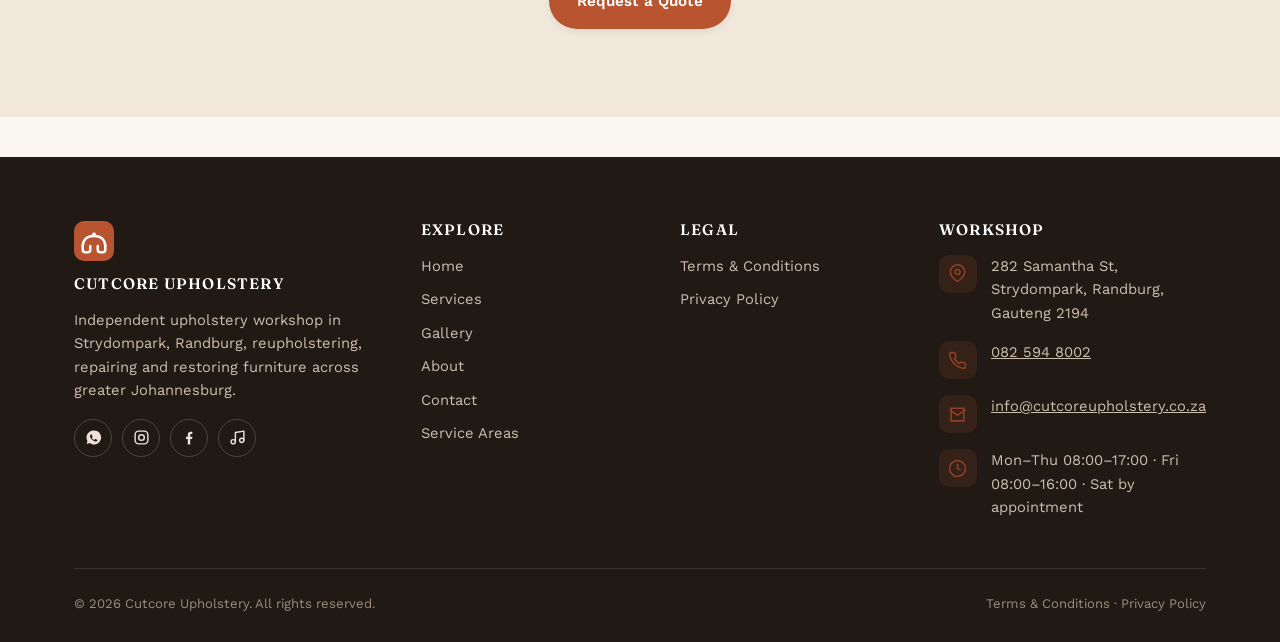
<file: gallery.html>
<!DOCTYPE html>
<html lang="en-ZA">
<head>
<meta charset="UTF-8">
<meta name="viewport" content="width=device-width, initial-scale=1">
<title>Upholstery Gallery | Sofa, Chair &amp; Recliner Work | Cutcore</title>
<meta name="description" content="See recent sofa, couch, recliner, chair and outdoor furniture upholstery jobs by Cutcore Upholstery in Randburg, Johannesburg.">
<meta name="robots" content="index, follow">
<link rel="canonical" href="https://www.cutcoreupholstery.co.za/gallery.html">
<link rel="alternate" hreflang="en-za" href="https://www.cutcoreupholstery.co.za/gallery.html">
<meta property="og:type" content="website">
<meta property="og:site_name" content="Cutcore Upholstery">
<meta property="og:title" content="Upholstery Gallery | Sofa, Chair &amp; Recliner Work | Cutcore">
<meta property="og:description" content="Recent sofa, couch, recliner, chair and outdoor furniture upholstery jobs from our Randburg workshop.">
<meta property="og:url" content="https://www.cutcoreupholstery.co.za/gallery.html">
<meta property="og:image" content="https://www.cutcoreupholstery.co.za/assets/hero-leather-sofa.jpg">
<meta property="og:image:width" content="978">
<meta property="og:image:height" content="1072">
<meta property="og:image:alt" content="Cutcore Upholstery — leather Chesterfield sofa reupholstery">
<meta name="twitter:card" content="summary_large_image">
<meta name="twitter:title" content="Upholstery Gallery | Sofa, Chair &amp; Recliner Work | Cutcore">
<meta name="twitter:description" content="Recent sofa, couch, recliner, chair and outdoor furniture upholstery jobs from our Randburg workshop.">
<meta name="twitter:image" content="https://www.cutcoreupholstery.co.za/assets/hero-leather-sofa.jpg">
<meta name="twitter:image:alt" content="Cutcore Upholstery — leather Chesterfield sofa reupholstery">
<meta name="theme-color" content="#b8542f" media="(prefers-color-scheme: light)">
<meta name="theme-color" content="#171310" media="(prefers-color-scheme: dark)">
<link rel="icon" type="image/svg+xml" href="assets/favicon.svg">
<link rel="manifest" href="site.webmanifest">
<link rel="preconnect" href="https://fonts.googleapis.com">
<link rel="preconnect" href="https://fonts.gstatic.com" crossorigin>
<link href="https://fonts.googleapis.com/css2?family=Fraunces:opsz,wght@9..144,500;9..144,600;9..144,700&family=Work+Sans:wght@400;500;600;700&display=swap" rel="stylesheet">
<link rel="stylesheet" href="css/style.css">
<script type="application/ld+json">
{
  "@context": "https://schema.org",
  "@type": "BreadcrumbList",
  "itemListElement": [
    { "@type": "ListItem", "position": 1, "name": "Home", "item": "https://www.cutcoreupholstery.co.za/" },
    { "@type": "ListItem", "position": 2, "name": "Gallery", "item": "https://www.cutcoreupholstery.co.za/gallery.html" }
  ]
}
</script>
<script type="application/ld+json">
{
  "@context": "https://schema.org",
  "@type": "ImageGallery",
  "name": "Cutcore Upholstery recent work",
  "url": "https://www.cutcoreupholstery.co.za/gallery.html",
  "about": {
    "@id": "https://www.cutcoreupholstery.co.za/#business"
  },
  "image": [
    {
      "@type": "ImageObject",
      "contentUrl": "https://www.cutcoreupholstery.co.za/assets/work-l-shaped-leather-couch.jpg",
      "name": "L-shaped leather couch",
      "description": "Large brown leather L-shaped corner couch in a living room, upholstered by Cutcore Upholstery",
      "caption": "Corner couch in distressed brown leather with matching cushions."
    },
    {
      "@type": "ImageObject",
      "contentUrl": "https://www.cutcoreupholstery.co.za/assets/work-recliner-chair-fabric.jpg",
      "name": "Fabric recliner chair",
      "description": "Grey fabric recliner chair with the footrest extended, upholstered by Cutcore Upholstery",
      "caption": "Recliner recovered in grey woven fabric, footrest mechanism working."
    },
    {
      "@type": "ImageObject",
      "contentUrl": "https://www.cutcoreupholstery.co.za/assets/work-recliner-sofa-dark-leather.jpg",
      "name": "Leather recliner sofa",
      "description": "Three-seater dark leather recliner sofa with brass nailhead arms upholstered by Cutcore Upholstery",
      "caption": "Dark leather three-seater recliner with brass nailhead trim."
    },
    {
      "@type": "ImageObject",
      "contentUrl": "https://www.cutcoreupholstery.co.za/assets/work-leather-recliners.jpg",
      "name": "Leather wingback recliners",
      "description": "Pair of brown leather wingback recliner chairs reupholstered by Cutcore Upholstery",
      "caption": "Matching pair, restored in tan leather with nailhead trim."
    },
    {
      "@type": "ImageObject",
      "contentUrl": "https://www.cutcoreupholstery.co.za/assets/work-outdoor-dining-grey-cushions.jpg",
      "name": "Patio chair cushions",
      "description": "Outdoor dining table with grey metal chairs fitted with new grey seat and back cushions",
      "caption": "Fresh grey seat and back cushions on an aluminium outdoor dining set."
    },
    {
      "@type": "ImageObject",
      "contentUrl": "https://www.cutcoreupholstery.co.za/assets/work-wicker-chairs-grey-cushions.jpg",
      "name": "Wicker patio chair cushions",
      "description": "Glass-top patio table with woven wicker chairs and grey back and seat cushions",
      "caption": "Grey cushions made to fit woven outdoor dining chairs."
    },
    {
      "@type": "ImageObject",
      "contentUrl": "https://www.cutcoreupholstery.co.za/assets/work-outdoor-furniture-covers.jpg",
      "name": "Custom outdoor furniture covers",
      "description": "Fitted grey waterproof covers over an outdoor dining table and chairs, made by Cutcore Upholstery",
      "caption": "Fitted grey covers that keep an outdoor dining set dry and dust-free."
    },
    {
      "@type": "ImageObject",
      "contentUrl": "https://www.cutcoreupholstery.co.za/assets/work-patio-dining-set.jpg",
      "name": "Patio dining set",
      "description": "Outdoor patio dining set with navy and white striped cushions and matching table runner made by Cutcore Upholstery",
      "caption": "Weather-resistant striped cushions and a custom table runner."
    },
    {
      "@type": "ImageObject",
      "contentUrl": "https://www.cutcoreupholstery.co.za/assets/work-office-chairs-before.jpg",
      "name": "Office chairs — before",
      "description": "Row of five worn black leather office chairs awaiting reupholstery at Cutcore Upholstery",
      "caption": "A batch of task chairs booked in for full leather recovers."
    },
    {
      "@type": "ImageObject",
      "contentUrl": "https://www.cutcoreupholstery.co.za/assets/work-office-chair-leather.jpg",
      "name": "Executive office chair",
      "description": "Black ribbed leather office chair with chrome arms upholstered by Cutcore Upholstery",
      "caption": "Ribbed black leather recover on a chrome-armed task chair."
    },
    {
      "@type": "ImageObject",
      "contentUrl": "https://www.cutcoreupholstery.co.za/assets/work-leather-recliner-sofa-set.jpg",
      "name": "Leather recliner lounge set",
      "description": "Brown leather recliner sofa set with a three-seater and two-seater, nailhead arms, in a bright lounge",
      "caption": "Three-seater and two-seater recliner sofas in brown leather."
    },
    {
      "@type": "ImageObject",
      "contentUrl": "https://www.cutcoreupholstery.co.za/assets/work-dining-chairs-cream.jpg",
      "name": "Dining chair set",
      "description": "Set of cream upholstered dining chairs around a solid timber table",
      "caption": "Cream fabric dining chairs on timber legs."
    },
    {
      "@type": "ImageObject",
      "contentUrl": "https://www.cutcoreupholstery.co.za/assets/work-patio-table-cushions.jpg",
      "name": "Patio dining set",
      "description": "Outdoor hardwood dining table with grey striped cushioned chairs on a patio",
      "caption": "Hardwood patio table with fresh striped seat and back cushions."
    },
    {
      "@type": "ImageObject",
      "contentUrl": "https://www.cutcoreupholstery.co.za/assets/work-black-nailhead-sofa.jpg",
      "name": "Nailhead leather sofa",
      "description": "Black leather sofa with brass nailhead trim ready for work at the Cutcore workshop",
      "caption": "Black three-seater with brass nailhead arms, in for work."
    },
    {
      "@type": "ImageObject",
      "contentUrl": "https://www.cutcoreupholstery.co.za/assets/work-cane-rattan-armchair.jpg",
      "name": "Cane & rattan armchair",
      "description": "Antique bamboo and rattan armchair with woven cane seat and back, re-caned by Cutcore Upholstery",
      "caption": "Woven cane seat and back on a bamboo-framed armchair."
    },
    {
      "@type": "ImageObject",
      "contentUrl": "https://www.cutcoreupholstery.co.za/assets/work-office-chair-black.jpg",
      "name": "Office chair recover",
      "description": "Black leather high-back office chair with padded armrests",
      "caption": "High-back black office chair with stitched panels."
    }
  ]
}
</script>
</head>
<body>
<a class="skip-link" href="#main">Skip to content</a>

<header class="site-header">
  <div class="container header-inner">
    <a class="brand" href="/">
      <img class="brand-mark" src="assets/favicon.svg" alt="" width="42" height="42">
      <span class="brand-text">
        <span class="brand-name">Cutcore Upholstery</span>
        <span class="brand-tag">Craft &amp; Restoration</span>
      </span>
    </a>
    <nav class="main-nav" id="main-nav" aria-label="Primary">
      <a href="/">Home</a>
      <a href="services.html">Services</a>
      <a href="gallery.html" aria-current="page">Gallery</a>
      <a href="about.html">About</a>
      <a href="contact.html">Contact</a>
    </nav>
    <div class="header-cta">
      <a class="btn btn-primary btn-sm" href="tel:+27825948002">
        <svg width="16" height="16" viewBox="0 0 24 24" fill="none" stroke="currentColor" stroke-width="2" stroke-linecap="round" stroke-linejoin="round" aria-hidden="true"><path d="M22 16.92v3a2 2 0 0 1-2.18 2 19.79 19.79 0 0 1-8.63-3.07 19.5 19.5 0 0 1-6-6 19.79 19.79 0 0 1-3.07-8.67A2 2 0 0 1 4.11 2h3a2 2 0 0 1 2 1.72c.127.96.361 1.903.7 2.81a2 2 0 0 1-.45 2.11L8.09 9.91a16 16 0 0 0 6 6l1.27-1.27a2 2 0 0 1 2.11-.45c.907.339 1.85.573 2.81.7A2 2 0 0 1 22 16.92z"/></svg>
        <span class="btn-sm-label">082 594 8002</span>
      </a>
      <button class="nav-toggle" id="nav-toggle" aria-label="Toggle menu" aria-expanded="false" aria-controls="main-nav">
        <svg viewBox="0 0 24 24" fill="none" stroke="currentColor" stroke-width="2" stroke-linecap="round"><line x1="3" y1="6" x2="21" y2="6"/><line x1="3" y1="12" x2="21" y2="12"/><line x1="3" y1="18" x2="21" y2="18"/></svg>
      </button>
    </div>
  </div>
</header>

<main id="main">
  <section class="page-hero">
    <div class="container">
      <nav class="breadcrumb" aria-label="Breadcrumb"><a href="/">Home</a> / Gallery</nav>
      <span class="eyebrow">Gallery</span>
      <h1>Recent restorations</h1>
      <p>A selection of recent sofa repair, chair upholstery, recliner and outdoor furniture jobs from our Randburg workshop.</p>
    </div>
  </section>

  <section class="section">
    <div class="container">
      <div class="grid grid-3">
        <figure class="gallery-photo">
          <div class="photo-frame">
            <img src="assets/work-l-shaped-leather-couch.jpg" alt="Large brown leather L-shaped corner couch in a living room, upholstered by Cutcore Upholstery" width="1200" height="900" loading="lazy">
          </div>
          <figcaption><strong>L-shaped leather couch</strong>Corner couch in distressed brown leather with matching cushions.</figcaption>
        </figure>
        <figure class="gallery-photo">
          <div class="photo-frame">
            <img src="assets/work-recliner-chair-fabric.jpg" alt="Grey fabric recliner chair with the footrest extended, upholstered by Cutcore Upholstery" width="955" height="1200" loading="lazy">
          </div>
          <figcaption><strong>Fabric recliner chair</strong>Recliner recovered in grey woven fabric, footrest mechanism working.</figcaption>
        </figure>
        <figure class="gallery-photo">
          <div class="photo-frame">
            <img src="assets/work-recliner-sofa-dark-leather.jpg" alt="Three-seater dark leather recliner sofa with brass nailhead arms upholstered by Cutcore Upholstery" width="900" height="1200" loading="lazy">
          </div>
          <figcaption><strong>Leather recliner sofa</strong>Dark leather three-seater recliner with brass nailhead trim.</figcaption>
        </figure>
        <figure class="gallery-photo">
          <div class="photo-frame">
            <img src="assets/work-leather-recliners.jpg" alt="Pair of brown leather wingback recliner chairs reupholstered by Cutcore Upholstery" width="1080" height="801" loading="lazy">
          </div>
          <figcaption><strong>Leather wingback recliners</strong>Matching pair, restored in tan leather with nailhead trim.</figcaption>
        </figure>
        <figure class="gallery-photo">
          <div class="photo-frame">
            <img src="assets/work-outdoor-dining-grey-cushions.jpg" alt="Outdoor dining table with grey metal chairs fitted with new grey seat and back cushions" width="900" height="1200" loading="lazy">
          </div>
          <figcaption><strong>Patio chair cushions</strong>Fresh grey seat and back cushions on an aluminium outdoor dining set.</figcaption>
        </figure>
        <figure class="gallery-photo">
          <div class="photo-frame">
            <img src="assets/work-wicker-chairs-grey-cushions.jpg" alt="Glass-top patio table with woven wicker chairs and grey back and seat cushions" width="900" height="1200" loading="lazy">
          </div>
          <figcaption><strong>Wicker patio chair cushions</strong>Grey cushions made to fit woven outdoor dining chairs.</figcaption>
        </figure>
        <figure class="gallery-photo">
          <div class="photo-frame">
            <img src="assets/work-outdoor-furniture-covers.jpg" alt="Fitted grey waterproof covers over an outdoor dining table and chairs, made by Cutcore Upholstery" width="900" height="1200" loading="lazy">
          </div>
          <figcaption><strong>Custom outdoor furniture covers</strong>Fitted grey covers that keep an outdoor dining set dry and dust-free.</figcaption>
        </figure>
        <figure class="gallery-photo">
          <div class="photo-frame">
            <img src="assets/work-patio-dining-set.jpg" alt="Outdoor patio dining set with navy and white striped cushions and matching table runner made by Cutcore Upholstery" width="960" height="1280" loading="lazy">
          </div>
          <figcaption><strong>Patio dining set</strong>Weather-resistant striped cushions and a custom table runner.</figcaption>
        </figure>
        <figure class="gallery-photo">
          <div class="photo-frame">
            <img src="assets/work-office-chairs-before.jpg" alt="Row of five worn black leather office chairs awaiting reupholstery at Cutcore Upholstery" width="1080" height="807" loading="lazy">
          </div>
          <figcaption><strong>Office chairs — before</strong>A batch of task chairs booked in for full leather recovers.</figcaption>
        </figure>
        <figure class="gallery-photo">
          <div class="photo-frame">
            <img src="assets/work-office-chair-leather.jpg" alt="Black ribbed leather office chair with chrome arms upholstered by Cutcore Upholstery" width="900" height="1200" loading="lazy">
          </div>
          <figcaption><strong>Executive office chair</strong>Ribbed black leather recover on a chrome-armed task chair.</figcaption>
        </figure>
        <figure class="gallery-photo">
          <div class="photo-frame">
            <img src="assets/work-leather-recliner-sofa-set.jpg" alt="Brown leather recliner sofa set with a three-seater and two-seater, nailhead arms, in a bright lounge" width="1200" height="900" loading="lazy">
          </div>
          <figcaption><strong>Leather recliner lounge set</strong>Three-seater and two-seater recliner sofas in brown leather.</figcaption>
        </figure>
        <figure class="gallery-photo">
          <div class="photo-frame">
            <img src="assets/work-dining-chairs-cream.jpg" alt="Set of cream upholstered dining chairs around a solid timber table" width="904" height="1200" loading="lazy">
          </div>
          <figcaption><strong>Dining chair set</strong>Cream fabric dining chairs on timber legs.</figcaption>
        </figure>
        <figure class="gallery-photo">
          <div class="photo-frame">
            <img src="assets/work-patio-table-cushions.jpg" alt="Outdoor hardwood dining table with grey striped cushioned chairs on a patio" width="905" height="1200" loading="lazy">
          </div>
          <figcaption><strong>Patio dining set</strong>Hardwood patio table with fresh striped seat and back cushions.</figcaption>
        </figure>
        <figure class="gallery-photo">
          <div class="photo-frame">
            <img src="assets/work-black-nailhead-sofa.jpg" alt="Black leather sofa with brass nailhead trim ready for work at the Cutcore workshop" width="900" height="1200" loading="lazy">
          </div>
          <figcaption><strong>Nailhead leather sofa</strong>Black three-seater with brass nailhead arms, in for work.</figcaption>
        </figure>
        <figure class="gallery-photo">
          <div class="photo-frame">
            <img src="assets/work-cane-rattan-armchair.jpg" alt="Antique bamboo and rattan armchair with woven cane seat and back, re-caned by Cutcore Upholstery" width="447" height="447" loading="lazy">
          </div>
          <figcaption><strong>Cane &amp; rattan armchair</strong>Woven cane seat and back on a bamboo-framed armchair.</figcaption>
        </figure>
        <figure class="gallery-photo">
          <div class="photo-frame">
            <img src="assets/work-office-chair-black.jpg" alt="Black leather high-back office chair with padded armrests" width="900" height="1200" loading="lazy">
          </div>
          <figcaption><strong>Office chair recover</strong>High-back black office chair with stitched panels.</figcaption>
        </figure>
      </div>
    </div>
  </section>

  <section class="section section-alt">
    <div class="container text-center">
      <h2>Want your piece featured here next?</h2>
      <p>Send us a photo of your furniture and we'll get back to you with an honest assessment.</p>
      <a class="btn btn-primary" href="contact.html">Request a Quote</a>
    </div>
  </section>
</main>

<footer class="site-footer">
  <div class="container">
    <div class="footer-grid">
      <div>
        <img class="footer-brand-mark" src="assets/favicon.svg" alt="" width="40" height="40">
        <h4>Cutcore Upholstery</h4>
        <p>Independent upholstery workshop in Strydompark, Randburg, reupholstering, repairing and restoring furniture across greater Johannesburg.</p>
        <div class="social-row">
          <a href="https://wa.me/27825948002" aria-label="Chat on WhatsApp" rel="noopener" target="_blank"><svg viewBox="0 0 24 24" fill="currentColor" aria-hidden="true"><path d="M12 2a10 10 0 0 0-8.6 15l-1 4 4.2-1.1A10 10 0 1 0 12 2zm5.7 14.2c-.2.6-1.3 1.2-1.9 1.3-.5.1-1 .1-3.2-.7-2.7-1-4.4-3.8-4.6-4-.1-.2-1-1.4-1-2.6 0-1.2.6-1.8.9-2.1.2-.2.5-.3.7-.3h.5c.2 0 .4 0 .6.5.2.6.8 2 .9 2.1.1.2.1.4 0 .6-.6 1.2-1.2 1.1-.6 2 .9 1.4 1.7 1.9 2.9 2.4.2.1.4.1.5-.1.2-.2.7-.8.9-1.1.2-.3.4-.2.6-.1.2.1 1.6.8 1.9.9.3.2.5.2.5.4.1.2.1.7-.1 1.3z"/></svg></a>
          <a href="https://www.instagram.com/cutcoreupholstery" aria-label="Cutcore Upholstery on Instagram" rel="noopener" target="_blank"><svg viewBox="0 0 24 24" fill="none" stroke="currentColor" stroke-width="2" stroke-linecap="round" stroke-linejoin="round" aria-hidden="true"><rect x="3" y="3" width="18" height="18" rx="5"/><circle cx="12" cy="12" r="4"/><circle cx="17.5" cy="6.5" r="0.6" fill="currentColor" stroke="none"/></svg></a>
          <a href="https://www.facebook.com/Cutcore" aria-label="Cutcore Upholstery on Facebook" rel="noopener" target="_blank"><svg viewBox="0 0 24 24" fill="currentColor" aria-hidden="true"><path d="M13 22v-8h2.7l.4-3.2H13V8.7c0-.9.3-1.6 1.6-1.6H16V4.3C15.6 4.2 14.6 4 13.5 4 11.2 4 9.6 5.4 9.6 8v2.8H7V14h2.6v8z"/></svg></a>
          <a href="https://www.tiktok.com/@cutcoreupholstery" aria-label="Cutcore Upholstery on TikTok" rel="noopener" target="_blank"><svg viewBox="0 0 24 24" fill="none" stroke="currentColor" stroke-width="2" stroke-linecap="round" stroke-linejoin="round" aria-hidden="true"><path d="M9 18V5l12-2v13"/><circle cx="6" cy="18" r="3"/><circle cx="18" cy="16" r="3"/></svg></a>
        </div>
      </div>
      <div>
        <h4>Explore</h4>
        <ul class="footer-links">
          <li><a href="/">Home</a></li>
          <li><a href="services.html">Services</a></li>
          <li><a href="gallery.html">Gallery</a></li>
          <li><a href="about.html">About</a></li>
          <li><a href="contact.html">Contact</a></li>
          <li><a href="service-areas.html">Service Areas</a></li>
        </ul>
      </div>
      <div>
        <h4>Legal</h4>
        <ul class="footer-links">
          <li><a href="terms.html">Terms &amp; Conditions</a></li>
          <li><a href="privacy.html">Privacy Policy</a></li>
        </ul>
      </div>
      <div>
        <h4>Workshop</h4>
        <ul class="info-list">
          <li><span class="icon"><svg viewBox="0 0 24 24" fill="none" stroke="currentColor" stroke-width="2"><path d="M21 10c0 7-9 12-9 12s-9-5-9-12a9 9 0 0 1 18 0z"/><circle cx="12" cy="10" r="3"/></svg></span><span>282 Samantha St, Strydompark, Randburg, Gauteng 2194</span></li>
          <li><span class="icon"><svg viewBox="0 0 24 24" fill="none" stroke="currentColor" stroke-width="2"><path d="M22 16.92v3a2 2 0 0 1-2.18 2 19.79 19.79 0 0 1-8.63-3.07 19.5 19.5 0 0 1-6-6 19.79 19.79 0 0 1-3.07-8.67A2 2 0 0 1 4.11 2h3a2 2 0 0 1 2 1.72c.127.96.361 1.903.7 2.81a2 2 0 0 1-.45 2.11L8.09 9.91a16 16 0 0 0 6 6l1.27-1.27a2 2 0 0 1 2.11-.45c.907.339 1.85.573 2.81.7A2 2 0 0 1 22 16.92z"/></svg></span><span><a href="tel:+27825948002">082 594 8002</a></span></li>
          <li><span class="icon"><svg viewBox="0 0 24 24" fill="none" stroke="currentColor" stroke-width="2"><path d="M4 4h16v16H4z"/><path d="m22 6-10 7L2 6"/></svg></span><span><a href="mailto:info@cutcoreupholstery.co.za">info@cutcoreupholstery.co.za</a></span></li>
          <li><span class="icon"><svg viewBox="0 0 24 24" fill="none" stroke="currentColor" stroke-width="2"><circle cx="12" cy="12" r="10"/><path d="M12 6v6l4 2"/></svg></span><span>Mon–Thu 08:00–17:00 · Fri 08:00–16:00 · Sat by appointment</span></li>
        </ul>
      </div>
    </div>
    <div class="footer-bottom">
      <span>&copy; <span data-year></span> Cutcore Upholstery. All rights reserved.</span>
      <span><a href="terms.html">Terms &amp; Conditions</a> &middot; <a href="privacy.html">Privacy Policy</a></span>
    </div>
  </div>
</footer>

<div class="mobile-call-bar">
  <a class="btn btn-primary" href="tel:+27825948002">Call Now</a>
  <a class="btn btn-whatsapp" href="https://wa.me/27825948002" target="_blank" rel="noopener">WhatsApp</a>
</div>

<div class="cookie-banner" id="cookie-banner" role="dialog" aria-live="polite" aria-label="Cookie notice">
  <p>We use essential and analytics cookies to improve this site, in line with POPIA. Read our <a href="privacy.html">Privacy Policy</a>.</p>
  <div class="cookie-actions">
    <button class="btn btn-outline btn-sm" style="color:#fff;" data-cookie-choice="rejected">Decline</button>
    <button class="btn btn-primary btn-sm" data-cookie-choice="accepted">Accept</button>
  </div>
</div>

<script src="js/main.js"></script>
</body>
</html>
</file>
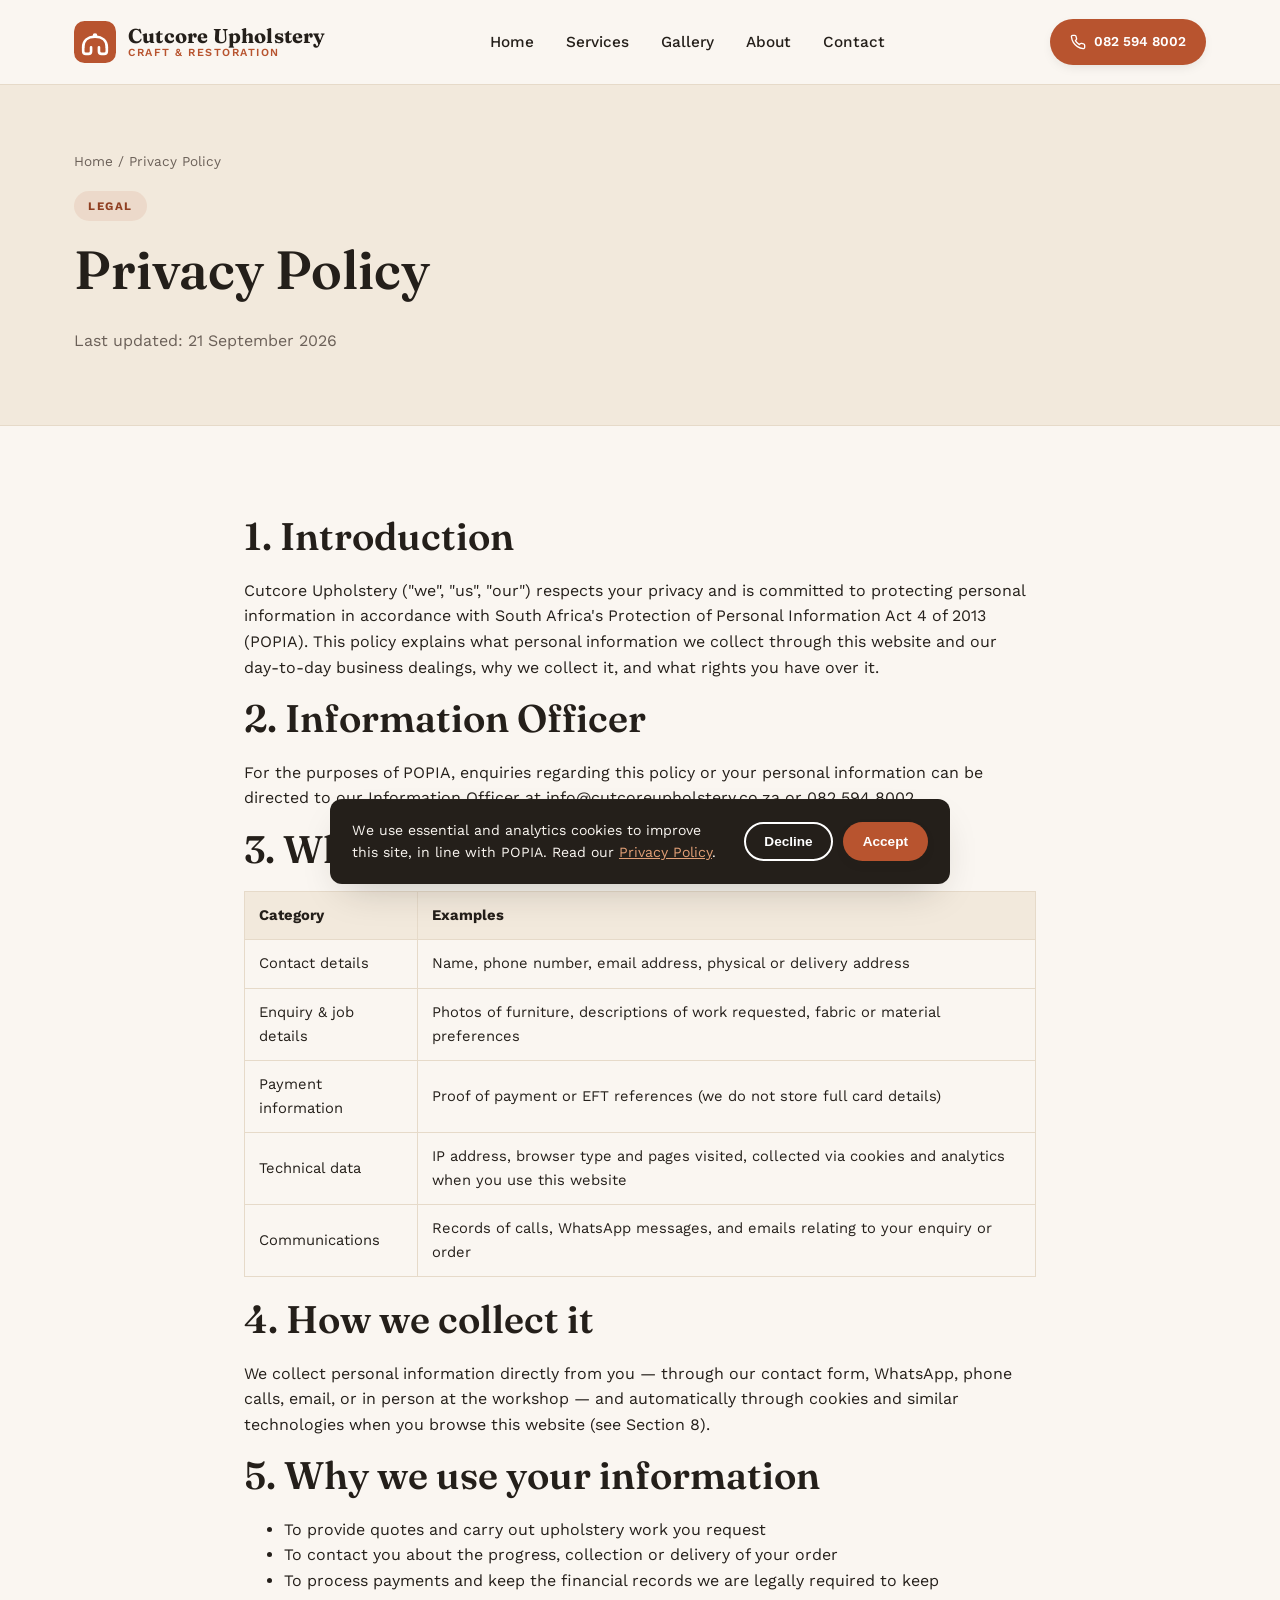
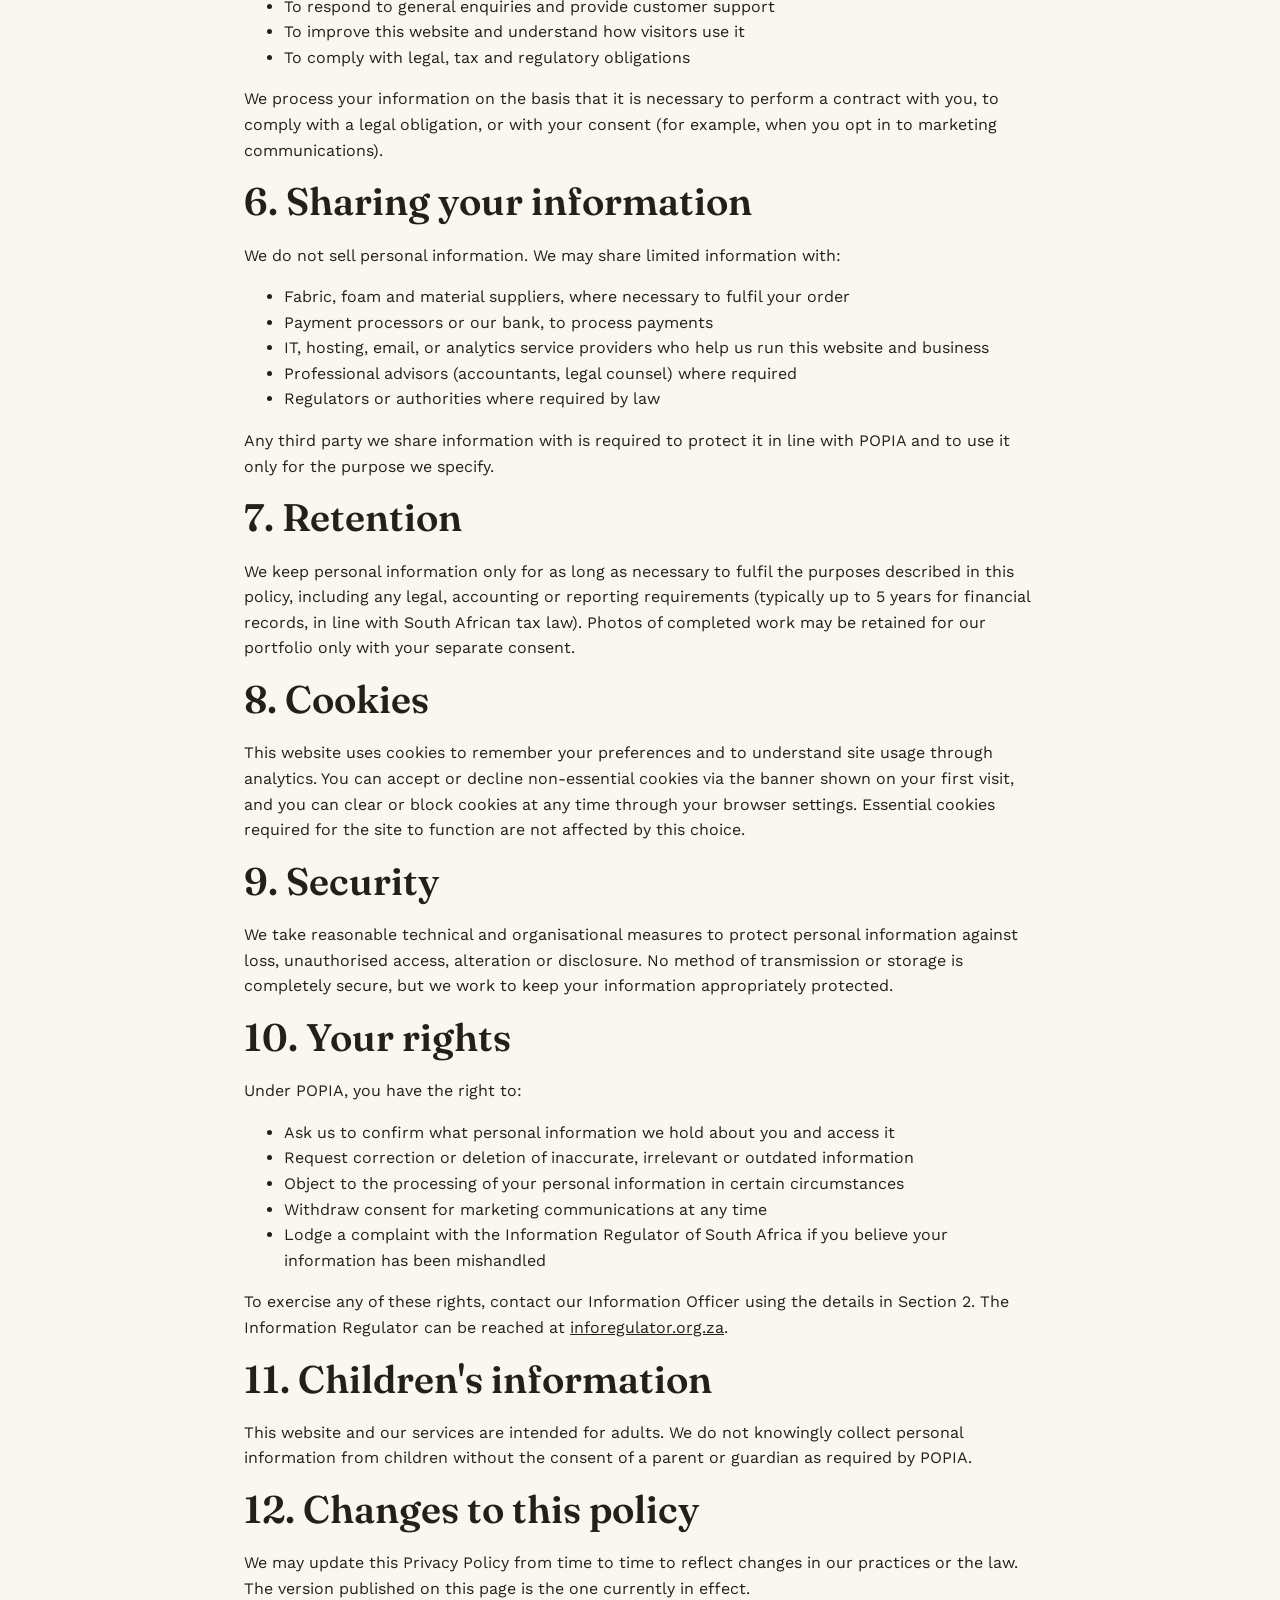
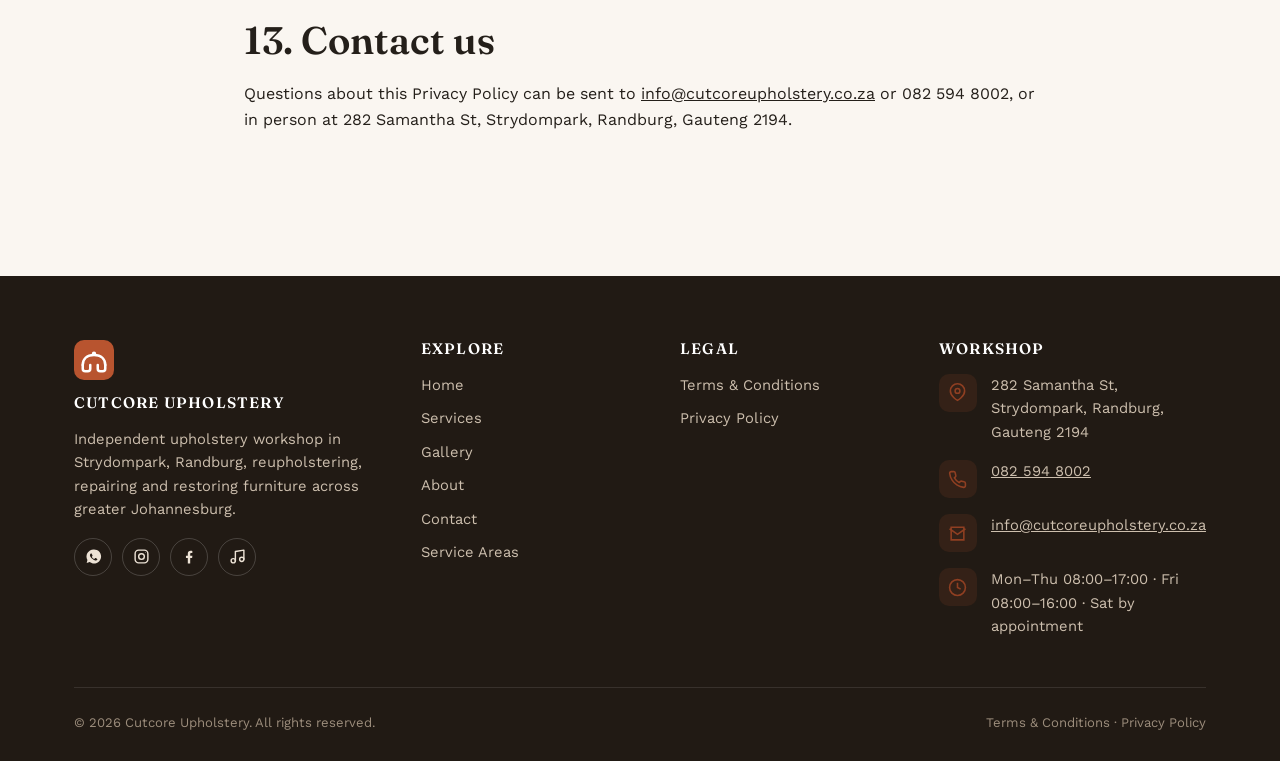
<file: privacy.html>
<!DOCTYPE html>
<html lang="en-ZA">
<head>
<meta charset="UTF-8">
<meta name="viewport" content="width=device-width, initial-scale=1">
<title>Privacy Policy | Cutcore Upholstery</title>
<meta name="description" content="How Cutcore Upholstery collects, uses, stores and protects personal information under South Africa's Protection of Personal Information Act (POPIA).">
<meta name="robots" content="index, follow">
<link rel="canonical" href="https://www.cutcoreupholstery.co.za/privacy.html">
<link rel="alternate" hreflang="en-za" href="https://www.cutcoreupholstery.co.za/privacy.html">
<meta property="og:type" content="website">
<meta property="og:site_name" content="Cutcore Upholstery">
<meta property="og:title" content="Privacy Policy | Cutcore Upholstery">
<meta property="og:description" content="How we collect, use, store and protect personal information, in line with POPIA.">
<meta property="og:url" content="https://www.cutcoreupholstery.co.za/privacy.html">
<meta name="twitter:card" content="summary">
<meta property="og:image" content="https://www.cutcoreupholstery.co.za/assets/hero-leather-sofa.jpg">
<meta property="og:image:alt" content="Cutcore Upholstery: leather Chesterfield sofa reupholstery">
<meta name="twitter:title" content="Privacy Policy | Cutcore Upholstery">
<meta name="twitter:description" content="How we collect, use, store and protect personal information, in line with POPIA.">
<meta name="twitter:image" content="https://www.cutcoreupholstery.co.za/assets/hero-leather-sofa.jpg">
<meta name="twitter:image:alt" content="Cutcore Upholstery: leather Chesterfield sofa reupholstery">
<meta name="theme-color" content="#b8542f" media="(prefers-color-scheme: light)">
<meta name="theme-color" content="#171310" media="(prefers-color-scheme: dark)">
<link rel="icon" type="image/svg+xml" href="assets/favicon.svg">
<link rel="manifest" href="site.webmanifest">
<link rel="preconnect" href="https://fonts.googleapis.com">
<link rel="preconnect" href="https://fonts.gstatic.com" crossorigin>
<link href="https://fonts.googleapis.com/css2?family=Fraunces:opsz,wght@9..144,500;9..144,600;9..144,700&family=Work+Sans:wght@400;500;600;700&display=swap" rel="stylesheet">
<link rel="stylesheet" href="css/style.css">
<script type="application/ld+json">
{
  "@context": "https://schema.org",
  "@type": "WebPage",
  "name": "Privacy Policy",
  "url": "https://www.cutcoreupholstery.co.za/privacy.html",
  "isPartOf": { "@type": "WebSite", "name": "Cutcore Upholstery", "url": "https://www.cutcoreupholstery.co.za/" },
  "dateModified": "2026-09-21"
}
</script>
</head>
<body>
<a class="skip-link" href="#main">Skip to content</a>

<header class="site-header">
  <div class="container header-inner">
    <a class="brand" href="/">
      <img class="brand-mark" src="assets/favicon.svg" alt="" width="42" height="42">
      <span class="brand-text">
        <span class="brand-name">Cutcore Upholstery</span>
        <span class="brand-tag">Craft &amp; Restoration</span>
      </span>
    </a>
    <nav class="main-nav" id="main-nav" aria-label="Primary">
      <a href="/">Home</a>
      <a href="services.html">Services</a>
      <a href="gallery.html">Gallery</a>
      <a href="about.html">About</a>
      <a href="contact.html">Contact</a>
    </nav>
    <div class="header-cta">
      <a class="btn btn-primary btn-sm" href="tel:+27825948002">
        <svg width="16" height="16" viewBox="0 0 24 24" fill="none" stroke="currentColor" stroke-width="2" stroke-linecap="round" stroke-linejoin="round" aria-hidden="true"><path d="M22 16.92v3a2 2 0 0 1-2.18 2 19.79 19.79 0 0 1-8.63-3.07 19.5 19.5 0 0 1-6-6 19.79 19.79 0 0 1-3.07-8.67A2 2 0 0 1 4.11 2h3a2 2 0 0 1 2 1.72c.127.96.361 1.903.7 2.81a2 2 0 0 1-.45 2.11L8.09 9.91a16 16 0 0 0 6 6l1.27-1.27a2 2 0 0 1 2.11-.45c.907.339 1.85.573 2.81.7A2 2 0 0 1 22 16.92z"/></svg>
        <span class="btn-sm-label">082 594 8002</span>
      </a>
      <button class="nav-toggle" id="nav-toggle" aria-label="Toggle menu" aria-expanded="false" aria-controls="main-nav">
        <svg viewBox="0 0 24 24" fill="none" stroke="currentColor" stroke-width="2" stroke-linecap="round"><line x1="3" y1="6" x2="21" y2="6"/><line x1="3" y1="12" x2="21" y2="12"/><line x1="3" y1="18" x2="21" y2="18"/></svg>
      </button>
    </div>
  </div>
</header>

<main id="main">
  <section class="page-hero">
    <div class="container">
      <nav class="breadcrumb" aria-label="Breadcrumb"><a href="/">Home</a> / Privacy Policy</nav>
      <span class="eyebrow">Legal</span>
      <h1>Privacy Policy</h1>
      <p>Last updated: 21 September 2026</p>
    </div>
  </section>

  <section class="section legal">
    <div class="container" style="max-width:840px;">

      <h2>1. Introduction</h2>
      <p>Cutcore Upholstery ("we", "us", "our") respects your privacy and is committed to protecting personal information in accordance with South Africa's Protection of Personal Information Act 4 of 2013 (POPIA). This policy explains what personal information we collect through this website and our day-to-day business dealings, why we collect it, and what rights you have over it.</p>

      <h2>2. Information Officer</h2>
      <p>For the purposes of POPIA, enquiries regarding this policy or your personal information can be directed to our Information Officer at <a href="mailto:info@cutcoreupholstery.co.za">info@cutcoreupholstery.co.za</a> or 082 594 8002.</p>

      <h2>3. What information we collect</h2>
      <table>
        <thead><tr><th>Category</th><th>Examples</th></tr></thead>
        <tbody>
          <tr><td>Contact details</td><td>Name, phone number, email address, physical or delivery address</td></tr>
          <tr><td>Enquiry &amp; job details</td><td>Photos of furniture, descriptions of work requested, fabric or material preferences</td></tr>
          <tr><td>Payment information</td><td>Proof of payment or EFT references (we do not store full card details)</td></tr>
          <tr><td>Technical data</td><td>IP address, browser type and pages visited, collected via cookies and analytics when you use this website</td></tr>
          <tr><td>Communications</td><td>Records of calls, WhatsApp messages, and emails relating to your enquiry or order</td></tr>
        </tbody>
      </table>

      <h2>4. How we collect it</h2>
      <p>We collect personal information directly from you — through our contact form, WhatsApp, phone calls, email, or in person at the workshop — and automatically through cookies and similar technologies when you browse this website (see Section 8).</p>

      <h2>5. Why we use your information</h2>
      <ul>
        <li>To provide quotes and carry out upholstery work you request</li>
        <li>To contact you about the progress, collection or delivery of your order</li>
        <li>To process payments and keep the financial records we are legally required to keep</li>
        <li>To respond to general enquiries and provide customer support</li>
        <li>To improve this website and understand how visitors use it</li>
        <li>To comply with legal, tax and regulatory obligations</li>
      </ul>
      <p>We process your information on the basis that it is necessary to perform a contract with you, to comply with a legal obligation, or with your consent (for example, when you opt in to marketing communications).</p>

      <h2>6. Sharing your information</h2>
      <p>We do not sell personal information. We may share limited information with:</p>
      <ul>
        <li>Fabric, foam and material suppliers, where necessary to fulfil your order</li>
        <li>Payment processors or our bank, to process payments</li>
        <li>IT, hosting, email, or analytics service providers who help us run this website and business</li>
        <li>Professional advisors (accountants, legal counsel) where required</li>
        <li>Regulators or authorities where required by law</li>
      </ul>
      <p>Any third party we share information with is required to protect it in line with POPIA and to use it only for the purpose we specify.</p>

      <h2>7. Retention</h2>
      <p>We keep personal information only for as long as necessary to fulfil the purposes described in this policy, including any legal, accounting or reporting requirements (typically up to 5 years for financial records, in line with South African tax law). Photos of completed work may be retained for our portfolio only with your separate consent.</p>

      <h2>8. Cookies</h2>
      <p>This website uses cookies to remember your preferences and to understand site usage through analytics. You can accept or decline non-essential cookies via the banner shown on your first visit, and you can clear or block cookies at any time through your browser settings. Essential cookies required for the site to function are not affected by this choice.</p>

      <h2>9. Security</h2>
      <p>We take reasonable technical and organisational measures to protect personal information against loss, unauthorised access, alteration or disclosure. No method of transmission or storage is completely secure, but we work to keep your information appropriately protected.</p>

      <h2>10. Your rights</h2>
      <p>Under POPIA, you have the right to:</p>
      <ul>
        <li>Ask us to confirm what personal information we hold about you and access it</li>
        <li>Request correction or deletion of inaccurate, irrelevant or outdated information</li>
        <li>Object to the processing of your personal information in certain circumstances</li>
        <li>Withdraw consent for marketing communications at any time</li>
        <li>Lodge a complaint with the Information Regulator of South Africa if you believe your information has been mishandled</li>
      </ul>
      <p>To exercise any of these rights, contact our Information Officer using the details in Section 2. The Information Regulator can be reached at <a href="https://inforegulator.org.za" target="_blank" rel="noopener">inforegulator.org.za</a>.</p>

      <h2>11. Children's information</h2>
      <p>This website and our services are intended for adults. We do not knowingly collect personal information from children without the consent of a parent or guardian as required by POPIA.</p>

      <h2>12. Changes to this policy</h2>
      <p>We may update this Privacy Policy from time to time to reflect changes in our practices or the law. The version published on this page is the one currently in effect.</p>

      <h2>13. Contact us</h2>
      <p>Questions about this Privacy Policy can be sent to <a href="mailto:info@cutcoreupholstery.co.za">info@cutcoreupholstery.co.za</a> or 082 594 8002, or in person at 282 Samantha St, Strydompark, Randburg, Gauteng 2194.</p>

    </div>
  </section>
</main>

<footer class="site-footer">
  <div class="container">
    <div class="footer-grid">
      <div>
        <img class="footer-brand-mark" src="assets/favicon.svg" alt="" width="40" height="40">
        <h4>Cutcore Upholstery</h4>
        <p>Independent upholstery workshop in Strydompark, Randburg, reupholstering, repairing and restoring furniture across greater Johannesburg.</p>
        <div class="social-row">
          <a href="https://wa.me/27825948002" aria-label="Chat on WhatsApp" rel="noopener" target="_blank"><svg viewBox="0 0 24 24" fill="currentColor" aria-hidden="true"><path d="M12 2a10 10 0 0 0-8.6 15l-1 4 4.2-1.1A10 10 0 1 0 12 2zm5.7 14.2c-.2.6-1.3 1.2-1.9 1.3-.5.1-1 .1-3.2-.7-2.7-1-4.4-3.8-4.6-4-.1-.2-1-1.4-1-2.6 0-1.2.6-1.8.9-2.1.2-.2.5-.3.7-.3h.5c.2 0 .4 0 .6.5.2.6.8 2 .9 2.1.1.2.1.4 0 .6-.6 1.2-1.2 1.1-.6 2 .9 1.4 1.7 1.9 2.9 2.4.2.1.4.1.5-.1.2-.2.7-.8.9-1.1.2-.3.4-.2.6-.1.2.1 1.6.8 1.9.9.3.2.5.2.5.4.1.2.1.7-.1 1.3z"/></svg></a>
          <a href="https://www.instagram.com/cutcoreupholstery" aria-label="Cutcore Upholstery on Instagram" rel="noopener" target="_blank"><svg viewBox="0 0 24 24" fill="none" stroke="currentColor" stroke-width="2" stroke-linecap="round" stroke-linejoin="round" aria-hidden="true"><rect x="3" y="3" width="18" height="18" rx="5"/><circle cx="12" cy="12" r="4"/><circle cx="17.5" cy="6.5" r="0.6" fill="currentColor" stroke="none"/></svg></a>
          <a href="https://www.facebook.com/Cutcore" aria-label="Cutcore Upholstery on Facebook" rel="noopener" target="_blank"><svg viewBox="0 0 24 24" fill="currentColor" aria-hidden="true"><path d="M13 22v-8h2.7l.4-3.2H13V8.7c0-.9.3-1.6 1.6-1.6H16V4.3C15.6 4.2 14.6 4 13.5 4 11.2 4 9.6 5.4 9.6 8v2.8H7V14h2.6v8z"/></svg></a>
          <a href="https://www.tiktok.com/@cutcoreupholstery" aria-label="Cutcore Upholstery on TikTok" rel="noopener" target="_blank"><svg viewBox="0 0 24 24" fill="none" stroke="currentColor" stroke-width="2" stroke-linecap="round" stroke-linejoin="round" aria-hidden="true"><path d="M9 18V5l12-2v13"/><circle cx="6" cy="18" r="3"/><circle cx="18" cy="16" r="3"/></svg></a>
        </div>
      </div>
      <div>
        <h4>Explore</h4>
        <ul class="footer-links">
          <li><a href="/">Home</a></li>
          <li><a href="services.html">Services</a></li>
          <li><a href="gallery.html">Gallery</a></li>
          <li><a href="about.html">About</a></li>
          <li><a href="contact.html">Contact</a></li>
          <li><a href="service-areas.html">Service Areas</a></li>
        </ul>
      </div>
      <div>
        <h4>Legal</h4>
        <ul class="footer-links">
          <li><a href="terms.html">Terms &amp; Conditions</a></li>
          <li><a href="privacy.html" aria-current="page">Privacy Policy</a></li>
        </ul>
      </div>
      <div>
        <h4>Workshop</h4>
        <ul class="info-list">
          <li><span class="icon"><svg viewBox="0 0 24 24" fill="none" stroke="currentColor" stroke-width="2"><path d="M21 10c0 7-9 12-9 12s-9-5-9-12a9 9 0 0 1 18 0z"/><circle cx="12" cy="10" r="3"/></svg></span><span>282 Samantha St, Strydompark, Randburg, Gauteng 2194</span></li>
          <li><span class="icon"><svg viewBox="0 0 24 24" fill="none" stroke="currentColor" stroke-width="2"><path d="M22 16.92v3a2 2 0 0 1-2.18 2 19.79 19.79 0 0 1-8.63-3.07 19.5 19.5 0 0 1-6-6 19.79 19.79 0 0 1-3.07-8.67A2 2 0 0 1 4.11 2h3a2 2 0 0 1 2 1.72c.127.96.361 1.903.7 2.81a2 2 0 0 1-.45 2.11L8.09 9.91a16 16 0 0 0 6 6l1.27-1.27a2 2 0 0 1 2.11-.45c.907.339 1.85.573 2.81.7A2 2 0 0 1 22 16.92z"/></svg></span><span><a href="tel:+27825948002">082 594 8002</a></span></li>
          <li><span class="icon"><svg viewBox="0 0 24 24" fill="none" stroke="currentColor" stroke-width="2"><path d="M4 4h16v16H4z"/><path d="m22 6-10 7L2 6"/></svg></span><span><a href="mailto:info@cutcoreupholstery.co.za">info@cutcoreupholstery.co.za</a></span></li>
          <li><span class="icon"><svg viewBox="0 0 24 24" fill="none" stroke="currentColor" stroke-width="2"><circle cx="12" cy="12" r="10"/><path d="M12 6v6l4 2"/></svg></span><span>Mon–Thu 08:00–17:00 · Fri 08:00–16:00 · Sat by appointment</span></li>
        </ul>
      </div>
    </div>
    <div class="footer-bottom">
      <span>&copy; <span data-year></span> Cutcore Upholstery. All rights reserved.</span>
      <span><a href="terms.html">Terms &amp; Conditions</a> &middot; <a href="privacy.html">Privacy Policy</a></span>
    </div>
  </div>
</footer>

<div class="mobile-call-bar">
  <a class="btn btn-primary" href="tel:+27825948002">Call Now</a>
  <a class="btn btn-whatsapp" href="https://wa.me/27825948002" target="_blank" rel="noopener">WhatsApp</a>
</div>

<div class="cookie-banner" id="cookie-banner" role="dialog" aria-live="polite" aria-label="Cookie notice">
  <p>We use essential and analytics cookies to improve this site, in line with POPIA. Read our <a href="privacy.html">Privacy Policy</a>.</p>
  <div class="cookie-actions">
    <button class="btn btn-outline btn-sm" style="color:#fff;" data-cookie-choice="rejected">Decline</button>
    <button class="btn btn-primary btn-sm" data-cookie-choice="accepted">Accept</button>
  </div>
</div>

<script src="js/main.js"></script>
</body>
</html>
</file>
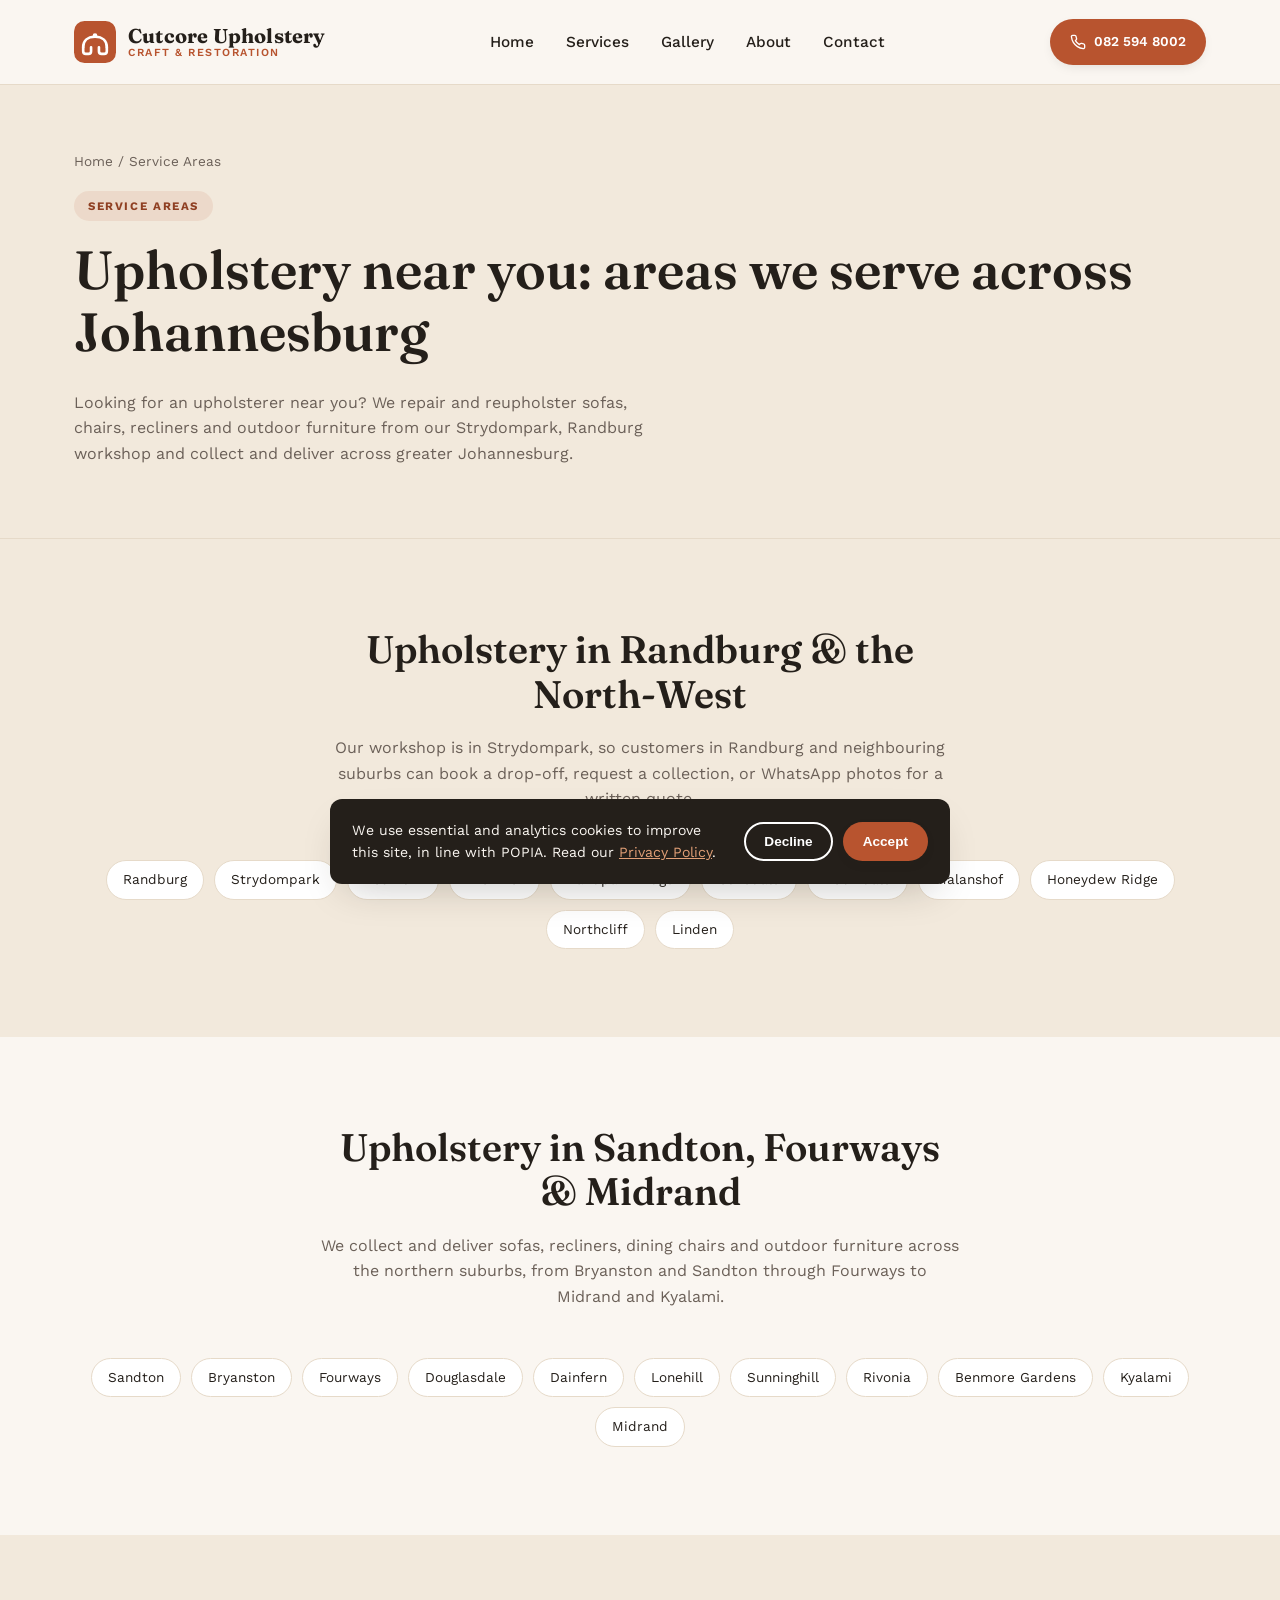
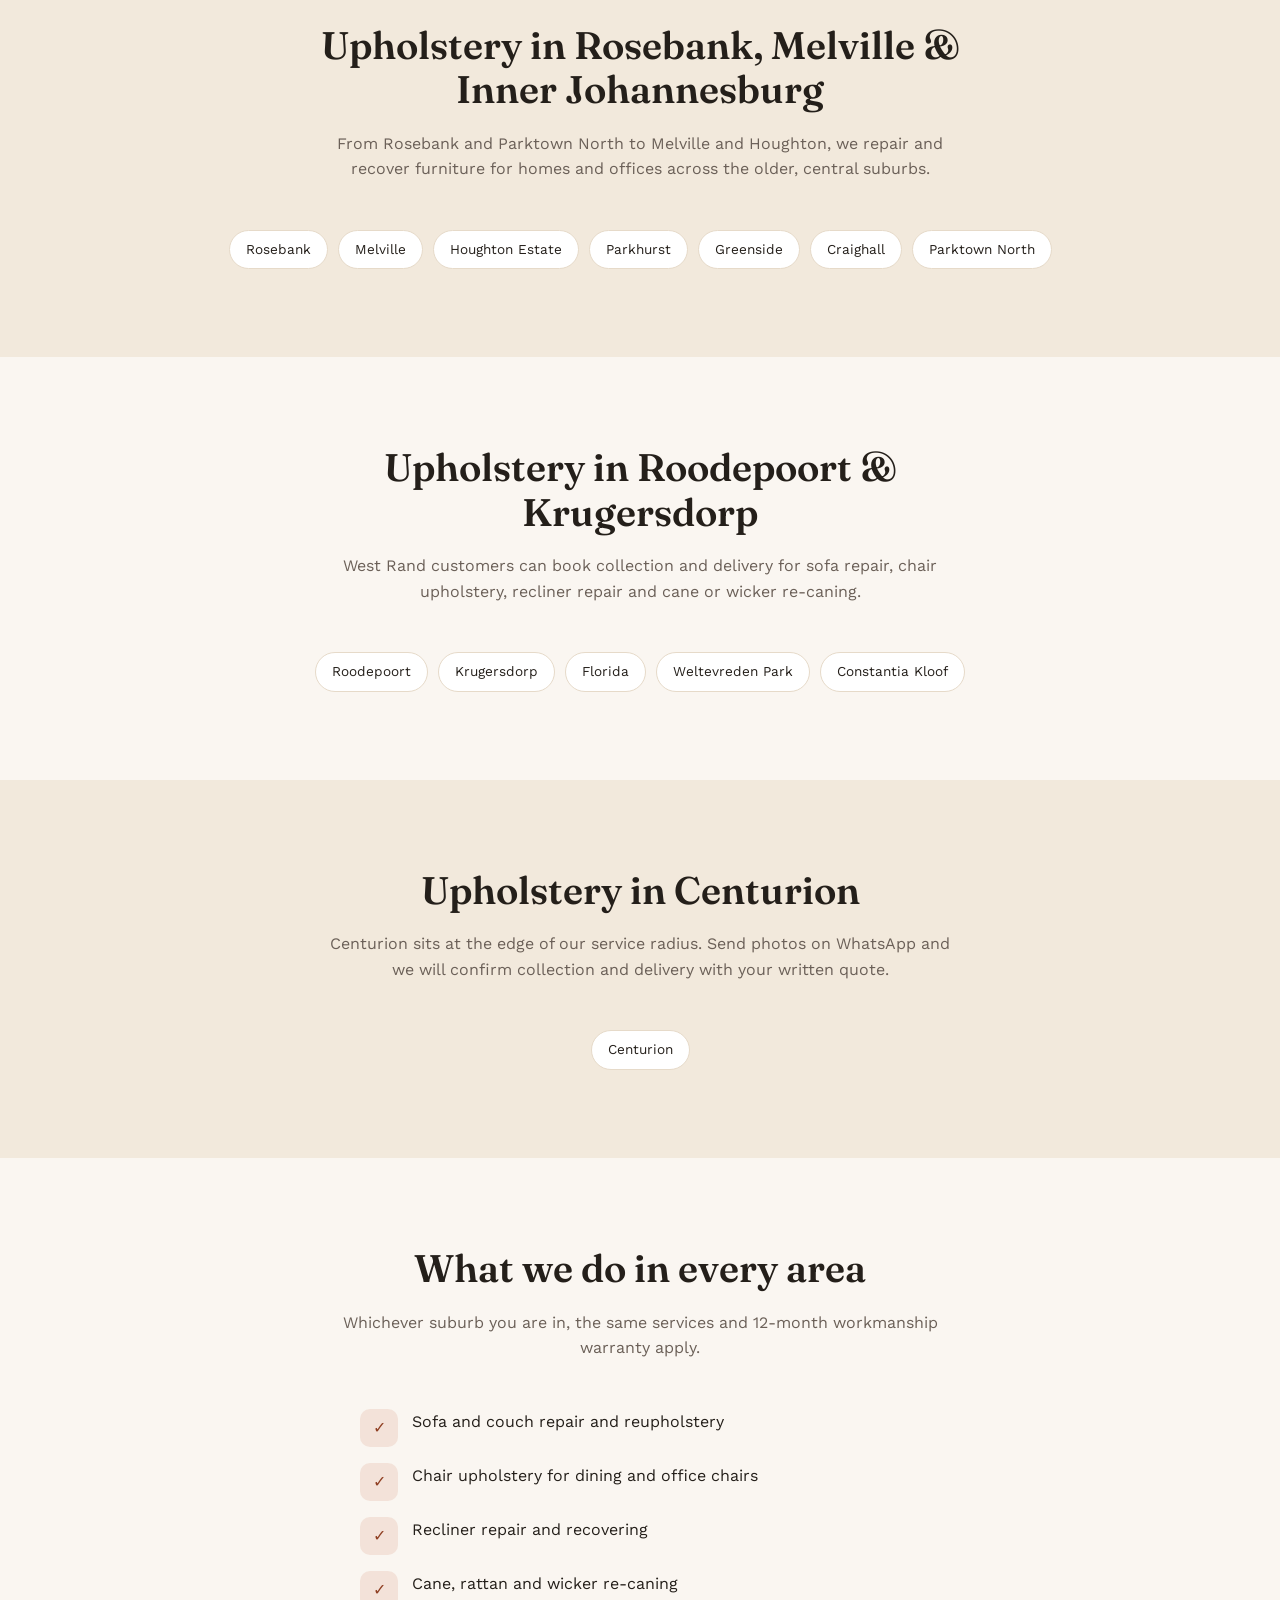
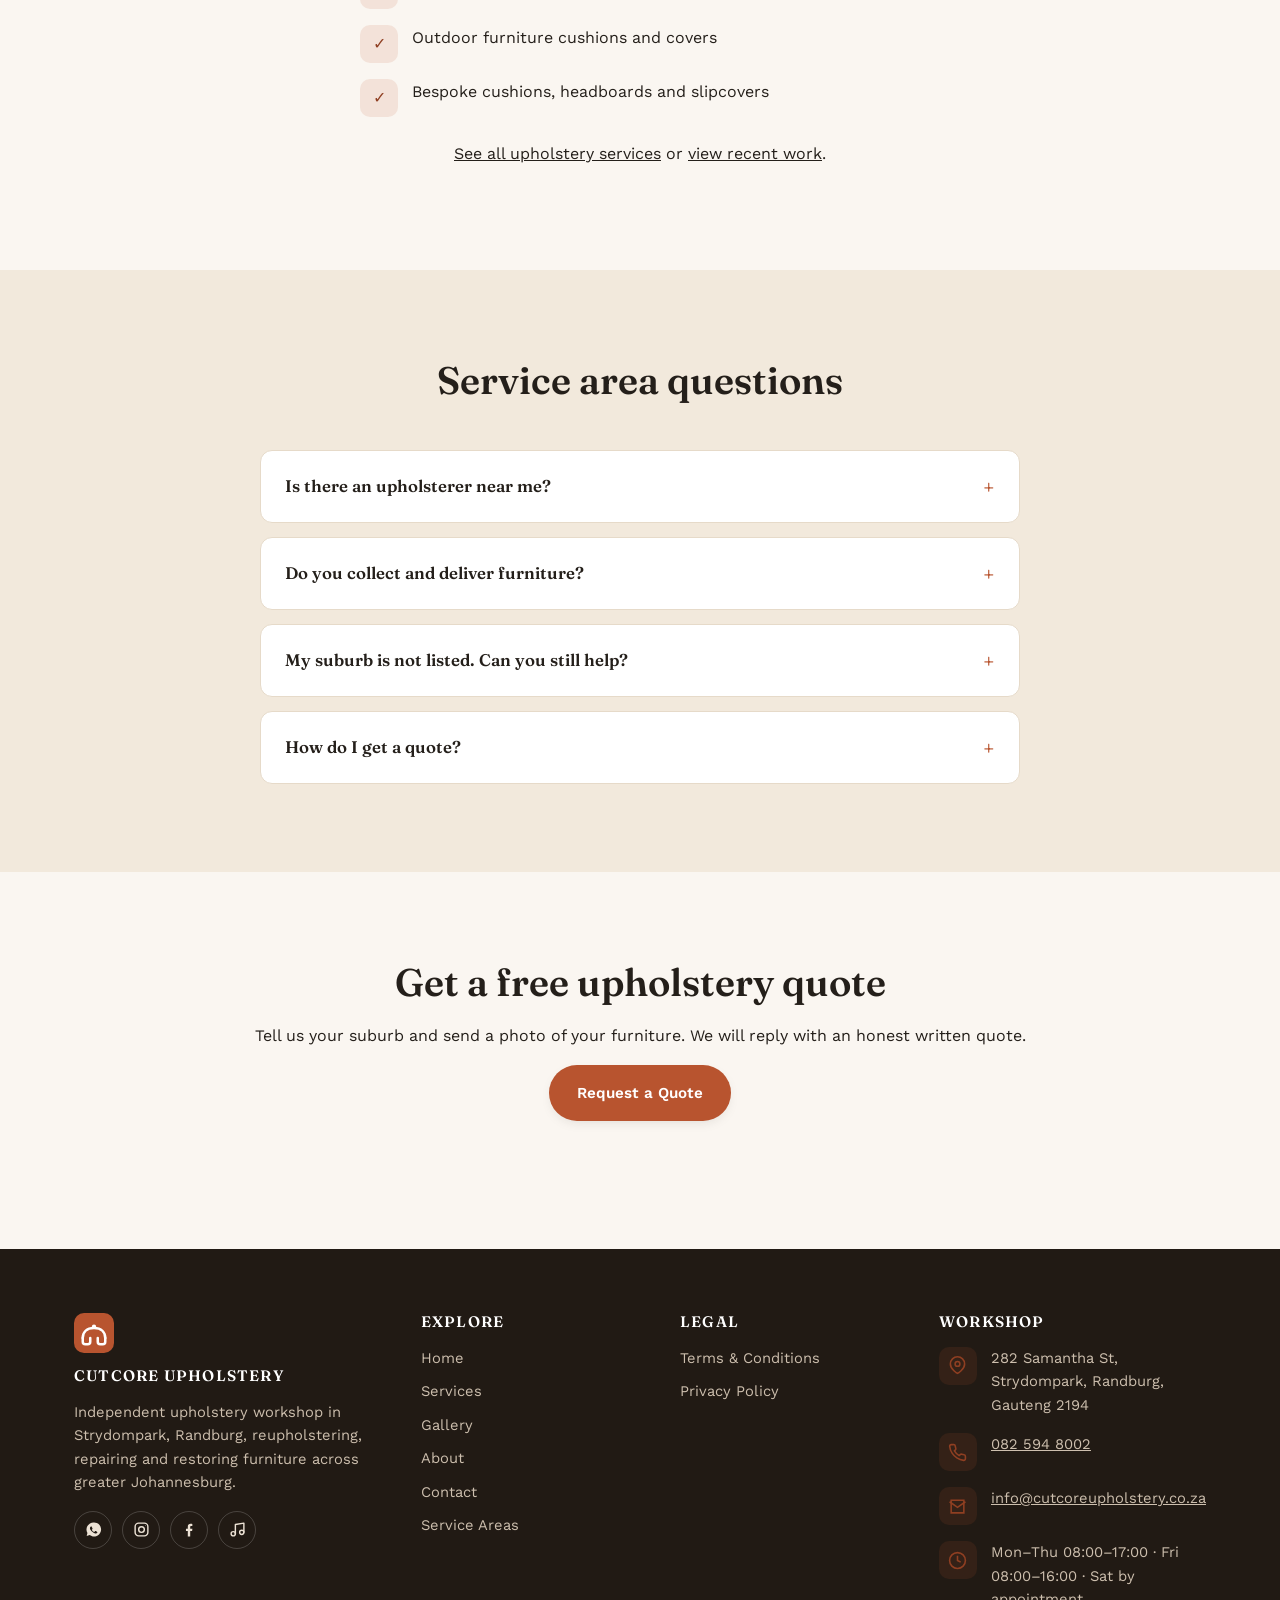
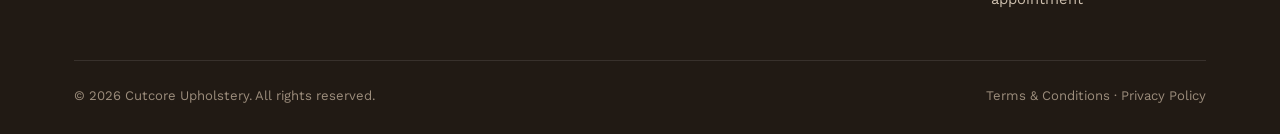
<file: service-areas.html>
<!DOCTYPE html>
<html lang="en-ZA">
<head>
<meta charset="UTF-8">
<meta name="viewport" content="width=device-width, initial-scale=1">
<title>Upholstery Near Me: Areas We Serve in Johannesburg | Cutcore</title>
<meta name="description" content="Upholsterer serving Randburg, Sandton, Fourways, Rosebank, Roodepoort, Krugersdorp, Centurion and more. Sofa, chair and recliner upholstery near you.">
<meta name="keywords" content="upholstery near me, upholsterer near me, sofa repair near me, chair upholstery, upholsterer Sandton, upholsterer Fourways, upholsterer Randburg, upholsterer Roodepoort, upholsterer Centurion, upholsterer Rosebank">
<meta name="robots" content="index, follow, max-image-preview:large">
<link rel="canonical" href="https://www.cutcoreupholstery.co.za/service-areas.html">
<link rel="alternate" hreflang="en-za" href="https://www.cutcoreupholstery.co.za/service-areas.html">
<meta property="og:type" content="website">
<meta property="og:site_name" content="Cutcore Upholstery">
<meta property="og:title" content="Upholstery Near Me: Areas We Serve in Johannesburg | Cutcore">
<meta property="og:description" content="Upholsterer serving Randburg, Sandton, Fourways, Rosebank, Roodepoort, Krugersdorp, Centurion and more. Sofa, chair and recliner upholstery near you.">
<meta property="og:url" content="https://www.cutcoreupholstery.co.za/service-areas.html">
<meta property="og:image" content="https://www.cutcoreupholstery.co.za/assets/hero-leather-sofa.jpg">
<meta property="og:image:alt" content="Cutcore Upholstery: leather Chesterfield sofa reupholstery">
<meta name="twitter:card" content="summary_large_image">
<meta name="twitter:title" content="Upholstery Near Me: Areas We Serve in Johannesburg | Cutcore">
<meta name="twitter:description" content="Upholsterer serving Randburg, Sandton, Fourways, Rosebank, Roodepoort, Krugersdorp, Centurion and more. Sofa, chair and recliner upholstery near you.">
<meta name="twitter:image" content="https://www.cutcoreupholstery.co.za/assets/hero-leather-sofa.jpg">
<meta name="theme-color" content="#b8542f" media="(prefers-color-scheme: light)">
<meta name="theme-color" content="#171310" media="(prefers-color-scheme: dark)">
<link rel="icon" type="image/svg+xml" href="assets/favicon.svg">
<link rel="manifest" href="site.webmanifest">
<link rel="preconnect" href="https://fonts.googleapis.com">
<link rel="preconnect" href="https://fonts.gstatic.com" crossorigin>
<link href="https://fonts.googleapis.com/css2?family=Fraunces:opsz,wght@9..144,500;9..144,600;9..144,700&family=Work+Sans:wght@400;500;600;700&display=swap" rel="stylesheet">
<link rel="stylesheet" href="css/style.css">
<script type="application/ld+json">
{
  "@context": "https://schema.org",
  "@type": "BreadcrumbList",
  "itemListElement": [
    {
      "@type": "ListItem",
      "position": 1,
      "name": "Home",
      "item": "https://www.cutcoreupholstery.co.za/"
    },
    {
      "@type": "ListItem",
      "position": 2,
      "name": "Service Areas",
      "item": "https://www.cutcoreupholstery.co.za/service-areas.html"
    }
  ]
}
</script>
<script type="application/ld+json">
{
  "@context": "https://schema.org",
  "@type": "Service",
  "name": "Upholstery, sofa repair and chair upholstery",
  "provider": {
    "@id": "https://www.cutcoreupholstery.co.za/#business"
  },
  "areaServed": [
    {
      "@type": "Place",
      "name": "Randburg, Gauteng"
    },
    {
      "@type": "Place",
      "name": "Strydompark, Gauteng"
    },
    {
      "@type": "Place",
      "name": "Boskruin, Gauteng"
    },
    {
      "@type": "Place",
      "name": "Bromhof, Gauteng"
    },
    {
      "@type": "Place",
      "name": "Randpark Ridge, Gauteng"
    },
    {
      "@type": "Place",
      "name": "Olivedale, Gauteng"
    },
    {
      "@type": "Place",
      "name": "Robindale, Gauteng"
    },
    {
      "@type": "Place",
      "name": "Malanshof, Gauteng"
    },
    {
      "@type": "Place",
      "name": "Honeydew Ridge, Gauteng"
    },
    {
      "@type": "Place",
      "name": "Northcliff, Gauteng"
    },
    {
      "@type": "Place",
      "name": "Linden, Gauteng"
    },
    {
      "@type": "Place",
      "name": "Sandton, Gauteng"
    },
    {
      "@type": "Place",
      "name": "Bryanston, Gauteng"
    },
    {
      "@type": "Place",
      "name": "Fourways, Gauteng"
    },
    {
      "@type": "Place",
      "name": "Douglasdale, Gauteng"
    },
    {
      "@type": "Place",
      "name": "Dainfern, Gauteng"
    },
    {
      "@type": "Place",
      "name": "Lonehill, Gauteng"
    },
    {
      "@type": "Place",
      "name": "Sunninghill, Gauteng"
    },
    {
      "@type": "Place",
      "name": "Rivonia, Gauteng"
    },
    {
      "@type": "Place",
      "name": "Benmore Gardens, Gauteng"
    },
    {
      "@type": "Place",
      "name": "Kyalami, Gauteng"
    },
    {
      "@type": "Place",
      "name": "Midrand, Gauteng"
    },
    {
      "@type": "Place",
      "name": "Rosebank, Gauteng"
    },
    {
      "@type": "Place",
      "name": "Melville, Gauteng"
    },
    {
      "@type": "Place",
      "name": "Houghton Estate, Gauteng"
    },
    {
      "@type": "Place",
      "name": "Parkhurst, Gauteng"
    },
    {
      "@type": "Place",
      "name": "Greenside, Gauteng"
    },
    {
      "@type": "Place",
      "name": "Craighall, Gauteng"
    },
    {
      "@type": "Place",
      "name": "Parktown North, Gauteng"
    },
    {
      "@type": "Place",
      "name": "Roodepoort, Gauteng"
    },
    {
      "@type": "Place",
      "name": "Krugersdorp, Gauteng"
    },
    {
      "@type": "Place",
      "name": "Florida, Gauteng"
    },
    {
      "@type": "Place",
      "name": "Weltevreden Park, Gauteng"
    },
    {
      "@type": "Place",
      "name": "Constantia Kloof, Gauteng"
    },
    {
      "@type": "Place",
      "name": "Centurion, Gauteng"
    }
  ]
}
</script>
<script type="application/ld+json">
{
  "@context": "https://schema.org",
  "@type": "FAQPage",
  "mainEntity": [
    {
      "@type": "Question",
      "name": "Is there an upholsterer near me?",
      "acceptedAnswer": {
        "@type": "Answer",
        "text": "Cutcore Upholstery is based at 282 Samantha St, Strydompark, Randburg, and collects and delivers across greater Johannesburg, including Sandton, Fourways, Rosebank, Melville, Roodepoort, Krugersdorp and Centurion."
      }
    },
    {
      "@type": "Question",
      "name": "Do you collect and deliver furniture?",
      "acceptedAnswer": {
        "@type": "Answer",
        "text": "Yes. We work within roughly a 50km radius of Randburg. Tell us your suburb when you request a quote and we will confirm collection and delivery arrangements in writing."
      }
    },
    {
      "@type": "Question",
      "name": "My suburb is not listed. Can you still help?",
      "acceptedAnswer": {
        "@type": "Answer",
        "text": "Possibly. Send us your suburb and a few photos on WhatsApp on 082 594 8002 and we will tell you whether we can collect your furniture."
      }
    },
    {
      "@type": "Question",
      "name": "How do I get a quote?",
      "acceptedAnswer": {
        "@type": "Answer",
        "text": "WhatsApp a few photos of the piece, or use the contact form. We give a written quote covering fabric, foam, frame repairs and timeline before any work or deposit."
      }
    }
  ]
}
</script>
</head>
<body>
<a class="skip-link" href="#main">Skip to content</a>

<header class="site-header">
  <div class="container header-inner">
    <a class="brand" href="/">
      <img class="brand-mark" src="assets/favicon.svg" alt="" width="42" height="42">
      <span class="brand-text">
        <span class="brand-name">Cutcore Upholstery</span>
        <span class="brand-tag">Craft &amp; Restoration</span>
      </span>
    </a>
    <nav class="main-nav" id="main-nav" aria-label="Primary">
      <a href="/">Home</a>
      <a href="services.html">Services</a>
      <a href="gallery.html">Gallery</a>
      <a href="about.html">About</a>
      <a href="contact.html">Contact</a>
    </nav>
    <div class="header-cta">
      <a class="btn btn-primary btn-sm" href="tel:+27825948002">
        <svg width="16" height="16" viewBox="0 0 24 24" fill="none" stroke="currentColor" stroke-width="2" stroke-linecap="round" stroke-linejoin="round" aria-hidden="true"><path d="M22 16.92v3a2 2 0 0 1-2.18 2 19.79 19.79 0 0 1-8.63-3.07 19.5 19.5 0 0 1-6-6 19.79 19.79 0 0 1-3.07-8.67A2 2 0 0 1 4.11 2h3a2 2 0 0 1 2 1.72c.127.96.361 1.903.7 2.81a2 2 0 0 1-.45 2.11L8.09 9.91a16 16 0 0 0 6 6l1.27-1.27a2 2 0 0 1 2.11-.45c.907.339 1.85.573 2.81.7A2 2 0 0 1 22 16.92z"/></svg>
        <span class="btn-sm-label">082 594 8002</span>
      </a>
      <button class="nav-toggle" id="nav-toggle" aria-label="Toggle menu" aria-expanded="false" aria-controls="main-nav">
        <svg viewBox="0 0 24 24" fill="none" stroke="currentColor" stroke-width="2" stroke-linecap="round"><line x1="3" y1="6" x2="21" y2="6"/><line x1="3" y1="12" x2="21" y2="12"/><line x1="3" y1="18" x2="21" y2="18"/></svg>
      </button>
    </div>
  </div>
</header>

<main id="main">
  <section class="page-hero">
    <div class="container">
      <nav class="breadcrumb" aria-label="Breadcrumb"><a href="/">Home</a> / Service Areas</nav>
      <span class="eyebrow">Service areas</span>
      <h1>Upholstery near you: areas we serve across Johannesburg</h1>
      <p>Looking for an upholsterer near you? We repair and reupholster sofas, chairs, recliners and outdoor furniture from our Strydompark, Randburg workshop and collect and deliver across greater Johannesburg.</p>
    </div>
  </section>

  <section class="section section-alt" id="randburg">
    <div class="container">
      <div class="section-head">
        <h2>Upholstery in Randburg &amp; the North-West</h2>
        <p>Our workshop is in Strydompark, so customers in Randburg and neighbouring suburbs can book a drop-off, request a collection, or WhatsApp photos for a written quote.</p>
      </div>
      <div class="chip-cloud" style="justify-content:center;">
        <span class="chip">Randburg</span>
        <span class="chip">Strydompark</span>
        <span class="chip">Boskruin</span>
        <span class="chip">Bromhof</span>
        <span class="chip">Randpark Ridge</span>
        <span class="chip">Olivedale</span>
        <span class="chip">Robindale</span>
        <span class="chip">Malanshof</span>
        <span class="chip">Honeydew Ridge</span>
        <span class="chip">Northcliff</span>
        <span class="chip">Linden</span>
      </div>
    </div>
  </section>

  <section class="section" id="sandton">
    <div class="container">
      <div class="section-head">
        <h2>Upholstery in Sandton, Fourways &amp; Midrand</h2>
        <p>We collect and deliver sofas, recliners, dining chairs and outdoor furniture across the northern suburbs, from Bryanston and Sandton through Fourways to Midrand and Kyalami.</p>
      </div>
      <div class="chip-cloud" style="justify-content:center;">
        <span class="chip">Sandton</span>
        <span class="chip">Bryanston</span>
        <span class="chip">Fourways</span>
        <span class="chip">Douglasdale</span>
        <span class="chip">Dainfern</span>
        <span class="chip">Lonehill</span>
        <span class="chip">Sunninghill</span>
        <span class="chip">Rivonia</span>
        <span class="chip">Benmore Gardens</span>
        <span class="chip">Kyalami</span>
        <span class="chip">Midrand</span>
      </div>
    </div>
  </section>

  <section class="section section-alt" id="johannesburg">
    <div class="container">
      <div class="section-head">
        <h2>Upholstery in Rosebank, Melville &amp; Inner Johannesburg</h2>
        <p>From Rosebank and Parktown North to Melville and Houghton, we repair and recover furniture for homes and offices across the older, central suburbs.</p>
      </div>
      <div class="chip-cloud" style="justify-content:center;">
        <span class="chip">Rosebank</span>
        <span class="chip">Melville</span>
        <span class="chip">Houghton Estate</span>
        <span class="chip">Parkhurst</span>
        <span class="chip">Greenside</span>
        <span class="chip">Craighall</span>
        <span class="chip">Parktown North</span>
      </div>
    </div>
  </section>

  <section class="section" id="west-rand">
    <div class="container">
      <div class="section-head">
        <h2>Upholstery in Roodepoort &amp; Krugersdorp</h2>
        <p>West Rand customers can book collection and delivery for sofa repair, chair upholstery, recliner repair and cane or wicker re-caning.</p>
      </div>
      <div class="chip-cloud" style="justify-content:center;">
        <span class="chip">Roodepoort</span>
        <span class="chip">Krugersdorp</span>
        <span class="chip">Florida</span>
        <span class="chip">Weltevreden Park</span>
        <span class="chip">Constantia Kloof</span>
      </div>
    </div>
  </section>

  <section class="section section-alt" id="centurion">
    <div class="container">
      <div class="section-head">
        <h2>Upholstery in Centurion</h2>
        <p>Centurion sits at the edge of our service radius. Send photos on WhatsApp and we will confirm collection and delivery with your written quote.</p>
      </div>
      <div class="chip-cloud" style="justify-content:center;">
        <span class="chip">Centurion</span>
      </div>
    </div>
  </section>

  <section class="section" id="what-we-do">
    <div class="container">
      <div class="section-head">
        <h2>What we do in every area</h2>
        <p>Whichever suburb you are in, the same services and 12-month workmanship warranty apply.</p>
      </div>
      <ul class="info-list" style="max-width:560px;margin-inline:auto;">
        <li><span class="icon">✓</span><span>Sofa and couch repair and reupholstery</span></li>
        <li><span class="icon">✓</span><span>Chair upholstery for dining and office chairs</span></li>
        <li><span class="icon">✓</span><span>Recliner repair and recovering</span></li>
        <li><span class="icon">✓</span><span>Cane, rattan and wicker re-caning</span></li>
        <li><span class="icon">✓</span><span>Outdoor furniture cushions and covers</span></li>
        <li><span class="icon">✓</span><span>Bespoke cushions, headboards and slipcovers</span></li>
      </ul>
      <p class="text-center" style="margin-top:24px;"><a href="services.html">See all upholstery services</a> or <a href="gallery.html">view recent work</a>.</p>
    </div>
  </section>

  <section class="section section-alt" id="faq">
    <div class="container">
      <div class="section-head">
        <h2>Service area questions</h2>
      </div>
      <div class="faq-list">
        <details class="faq-item">
          <summary>Is there an upholsterer near me?</summary>
          <p>Cutcore Upholstery is based at 282 Samantha St, Strydompark, Randburg, and collects and delivers across greater Johannesburg, including Sandton, Fourways, Rosebank, Melville, Roodepoort, Krugersdorp and Centurion.</p>
        </details>
        <details class="faq-item">
          <summary>Do you collect and deliver furniture?</summary>
          <p>Yes. We work within roughly a 50km radius of Randburg. Tell us your suburb when you request a quote and we will confirm collection and delivery arrangements in writing.</p>
        </details>
        <details class="faq-item">
          <summary>My suburb is not listed. Can you still help?</summary>
          <p>Possibly. Send us your suburb and a few photos on WhatsApp on 082 594 8002 and we will tell you whether we can collect your furniture.</p>
        </details>
        <details class="faq-item">
          <summary>How do I get a quote?</summary>
          <p>WhatsApp a few photos of the piece, or use the contact form. We give a written quote covering fabric, foam, frame repairs and timeline before any work or deposit.</p>
        </details>
      </div>
    </div>
  </section>

  <section class="section">
    <div class="container text-center">
      <h2>Get a free upholstery quote</h2>
      <p>Tell us your suburb and send a photo of your furniture. We will reply with an honest written quote.</p>
      <a class="btn btn-primary" href="contact.html">Request a Quote</a>
    </div>
  </section>
</main>

<footer class="site-footer">
  <div class="container">
    <div class="footer-grid">
      <div>
        <img class="footer-brand-mark" src="assets/favicon.svg" alt="" width="40" height="40">
        <h4>Cutcore Upholstery</h4>
        <p>Independent upholstery workshop in Strydompark, Randburg, reupholstering, repairing and restoring furniture across greater Johannesburg.</p>
        <div class="social-row">
          <a href="https://wa.me/27825948002" aria-label="Chat on WhatsApp" rel="noopener" target="_blank"><svg viewBox="0 0 24 24" fill="currentColor" aria-hidden="true"><path d="M12 2a10 10 0 0 0-8.6 15l-1 4 4.2-1.1A10 10 0 1 0 12 2zm5.7 14.2c-.2.6-1.3 1.2-1.9 1.3-.5.1-1 .1-3.2-.7-2.7-1-4.4-3.8-4.6-4-.1-.2-1-1.4-1-2.6 0-1.2.6-1.8.9-2.1.2-.2.5-.3.7-.3h.5c.2 0 .4 0 .6.5.2.6.8 2 .9 2.1.1.2.1.4 0 .6-.6 1.2-1.2 1.1-.6 2 .9 1.4 1.7 1.9 2.9 2.4.2.1.4.1.5-.1.2-.2.7-.8.9-1.1.2-.3.4-.2.6-.1.2.1 1.6.8 1.9.9.3.2.5.2.5.4.1.2.1.7-.1 1.3z"/></svg></a>
          <a href="https://www.instagram.com/cutcoreupholstery" aria-label="Cutcore Upholstery on Instagram" rel="noopener" target="_blank"><svg viewBox="0 0 24 24" fill="none" stroke="currentColor" stroke-width="2" stroke-linecap="round" stroke-linejoin="round" aria-hidden="true"><rect x="3" y="3" width="18" height="18" rx="5"/><circle cx="12" cy="12" r="4"/><circle cx="17.5" cy="6.5" r="0.6" fill="currentColor" stroke="none"/></svg></a>
          <a href="https://www.facebook.com/Cutcore" aria-label="Cutcore Upholstery on Facebook" rel="noopener" target="_blank"><svg viewBox="0 0 24 24" fill="currentColor" aria-hidden="true"><path d="M13 22v-8h2.7l.4-3.2H13V8.7c0-.9.3-1.6 1.6-1.6H16V4.3C15.6 4.2 14.6 4 13.5 4 11.2 4 9.6 5.4 9.6 8v2.8H7V14h2.6v8z"/></svg></a>
          <a href="https://www.tiktok.com/@cutcoreupholstery" aria-label="Cutcore Upholstery on TikTok" rel="noopener" target="_blank"><svg viewBox="0 0 24 24" fill="none" stroke="currentColor" stroke-width="2" stroke-linecap="round" stroke-linejoin="round" aria-hidden="true"><path d="M9 18V5l12-2v13"/><circle cx="6" cy="18" r="3"/><circle cx="18" cy="16" r="3"/></svg></a>
        </div>
      </div>
      <div>
        <h4>Explore</h4>
        <ul class="footer-links">
          <li><a href="/">Home</a></li>
          <li><a href="services.html">Services</a></li>
          <li><a href="gallery.html">Gallery</a></li>
          <li><a href="about.html">About</a></li>
          <li><a href="contact.html">Contact</a></li>
          <li><a href="service-areas.html">Service Areas</a></li>
        </ul>
      </div>
      <div>
        <h4>Legal</h4>
        <ul class="footer-links">
          <li><a href="terms.html">Terms &amp; Conditions</a></li>
          <li><a href="privacy.html">Privacy Policy</a></li>
        </ul>
      </div>
      <div>
        <h4>Workshop</h4>
        <ul class="info-list">
          <li><span class="icon"><svg viewBox="0 0 24 24" fill="none" stroke="currentColor" stroke-width="2"><path d="M21 10c0 7-9 12-9 12s-9-5-9-12a9 9 0 0 1 18 0z"/><circle cx="12" cy="10" r="3"/></svg></span><span>282 Samantha St, Strydompark, Randburg, Gauteng 2194</span></li>
          <li><span class="icon"><svg viewBox="0 0 24 24" fill="none" stroke="currentColor" stroke-width="2"><path d="M22 16.92v3a2 2 0 0 1-2.18 2 19.79 19.79 0 0 1-8.63-3.07 19.5 19.5 0 0 1-6-6 19.79 19.79 0 0 1-3.07-8.67A2 2 0 0 1 4.11 2h3a2 2 0 0 1 2 1.72c.127.96.361 1.903.7 2.81a2 2 0 0 1-.45 2.11L8.09 9.91a16 16 0 0 0 6 6l1.27-1.27a2 2 0 0 1 2.11-.45c.907.339 1.85.573 2.81.7A2 2 0 0 1 22 16.92z"/></svg></span><span><a href="tel:+27825948002">082 594 8002</a></span></li>
          <li><span class="icon"><svg viewBox="0 0 24 24" fill="none" stroke="currentColor" stroke-width="2"><path d="M4 4h16v16H4z"/><path d="m22 6-10 7L2 6"/></svg></span><span><a href="mailto:info@cutcoreupholstery.co.za">info@cutcoreupholstery.co.za</a></span></li>
          <li><span class="icon"><svg viewBox="0 0 24 24" fill="none" stroke="currentColor" stroke-width="2"><circle cx="12" cy="12" r="10"/><path d="M12 6v6l4 2"/></svg></span><span>Mon–Thu 08:00–17:00 · Fri 08:00–16:00 · Sat by appointment</span></li>
        </ul>
      </div>
    </div>
    <div class="footer-bottom">
      <span>&copy; <span data-year></span> Cutcore Upholstery. All rights reserved.</span>
      <span><a href="terms.html">Terms &amp; Conditions</a> &middot; <a href="privacy.html">Privacy Policy</a></span>
    </div>
  </div>
</footer>

<div class="mobile-call-bar">
  <a class="btn btn-primary" href="tel:+27825948002">Call Now</a>
  <a class="btn btn-whatsapp" href="https://wa.me/27825948002" target="_blank" rel="noopener">WhatsApp</a>
</div>

<div class="cookie-banner" id="cookie-banner" role="dialog" aria-live="polite" aria-label="Cookie notice">
  <p>We use essential and analytics cookies to improve this site, in line with POPIA. Read our <a href="privacy.html">Privacy Policy</a>.</p>
  <div class="cookie-actions">
    <button class="btn btn-outline btn-sm" style="color:#fff;" data-cookie-choice="rejected">Decline</button>
    <button class="btn btn-primary btn-sm" data-cookie-choice="accepted">Accept</button>
  </div>
</div>

<script src="js/main.js"></script>
</body>
</html>
</file>
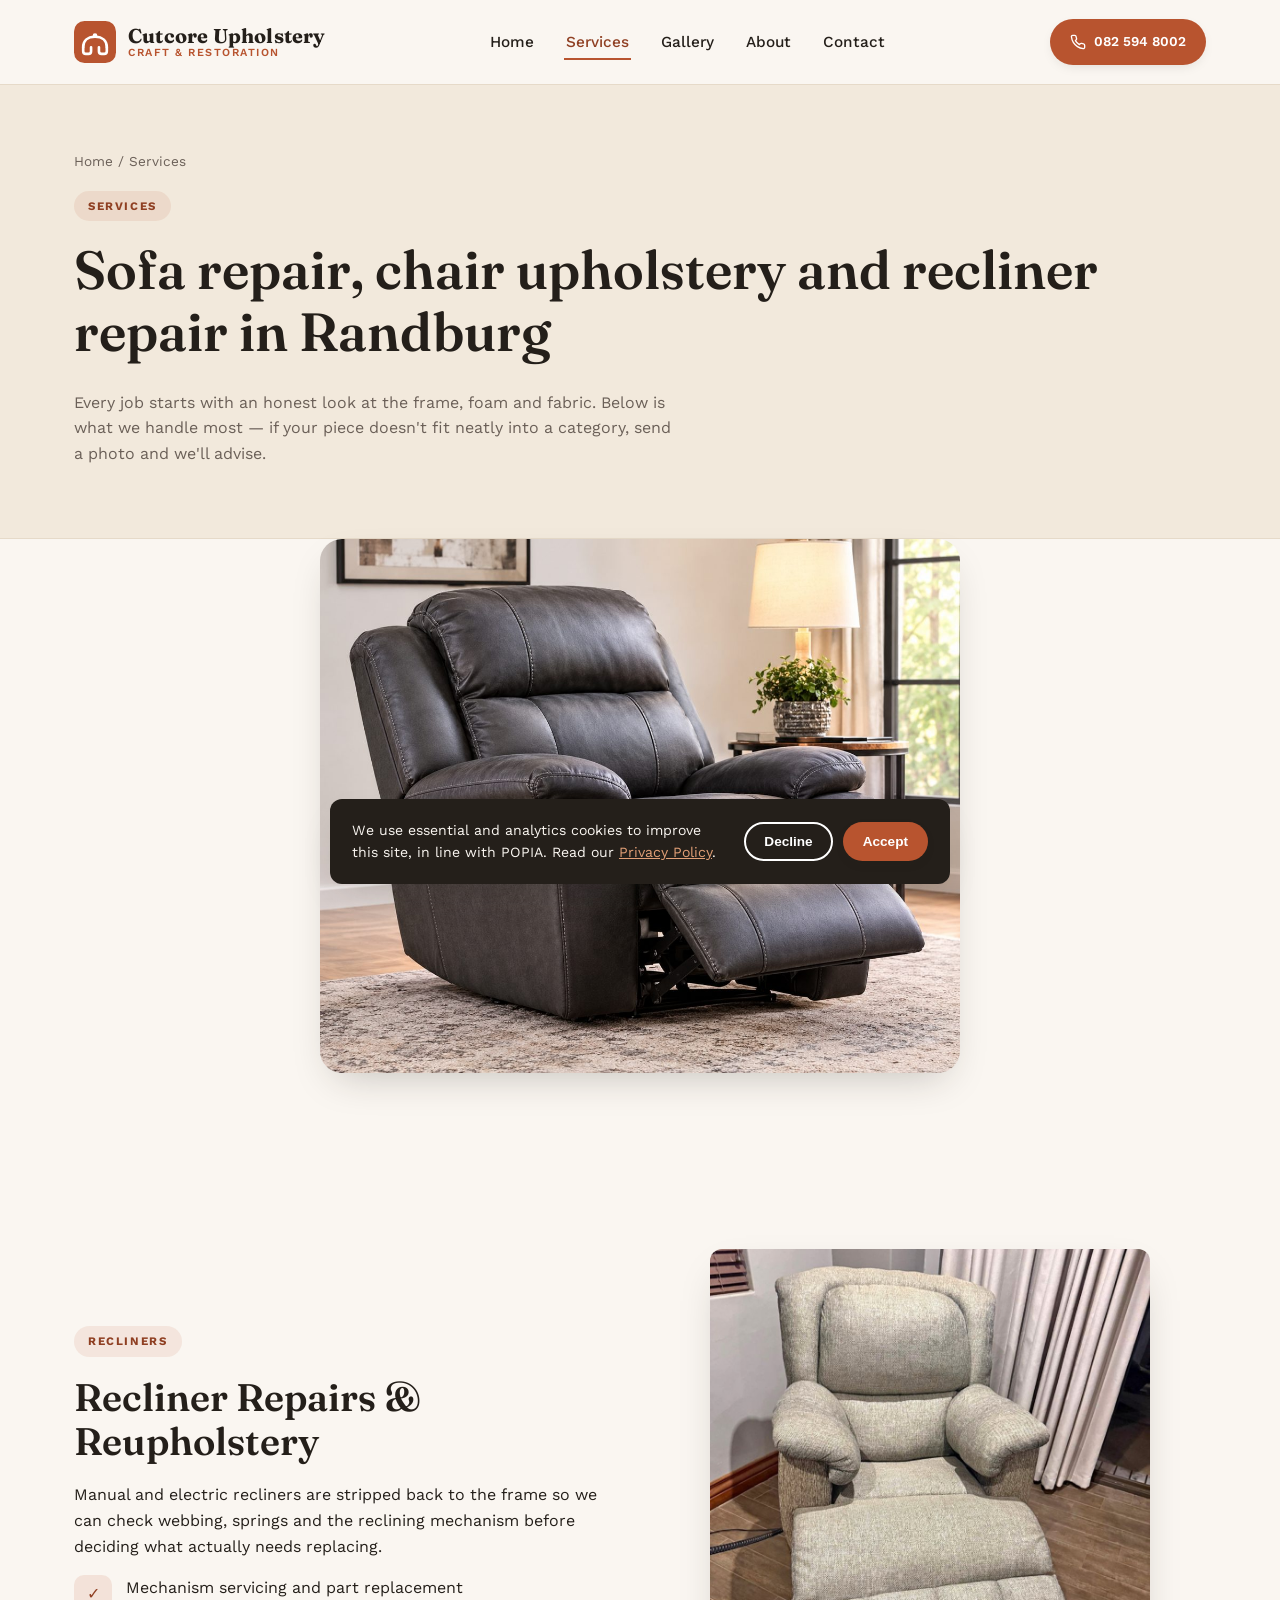
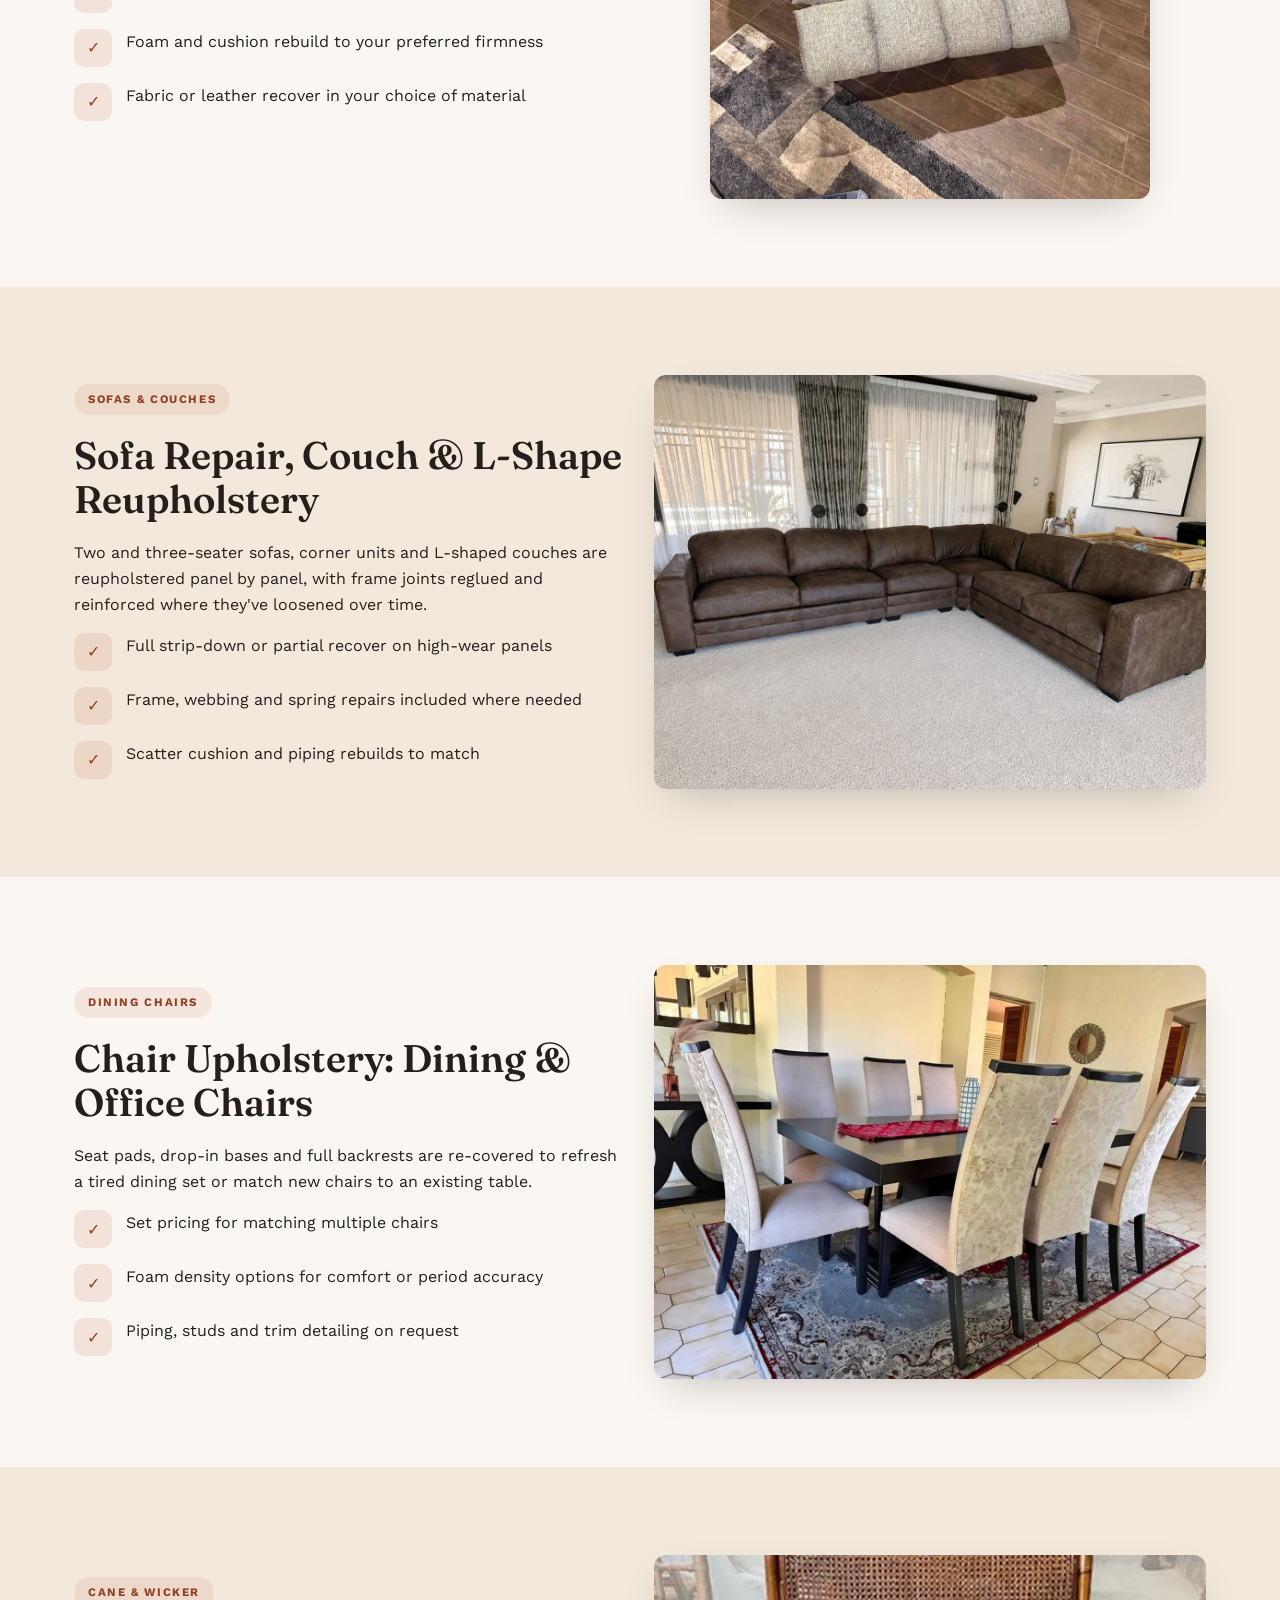
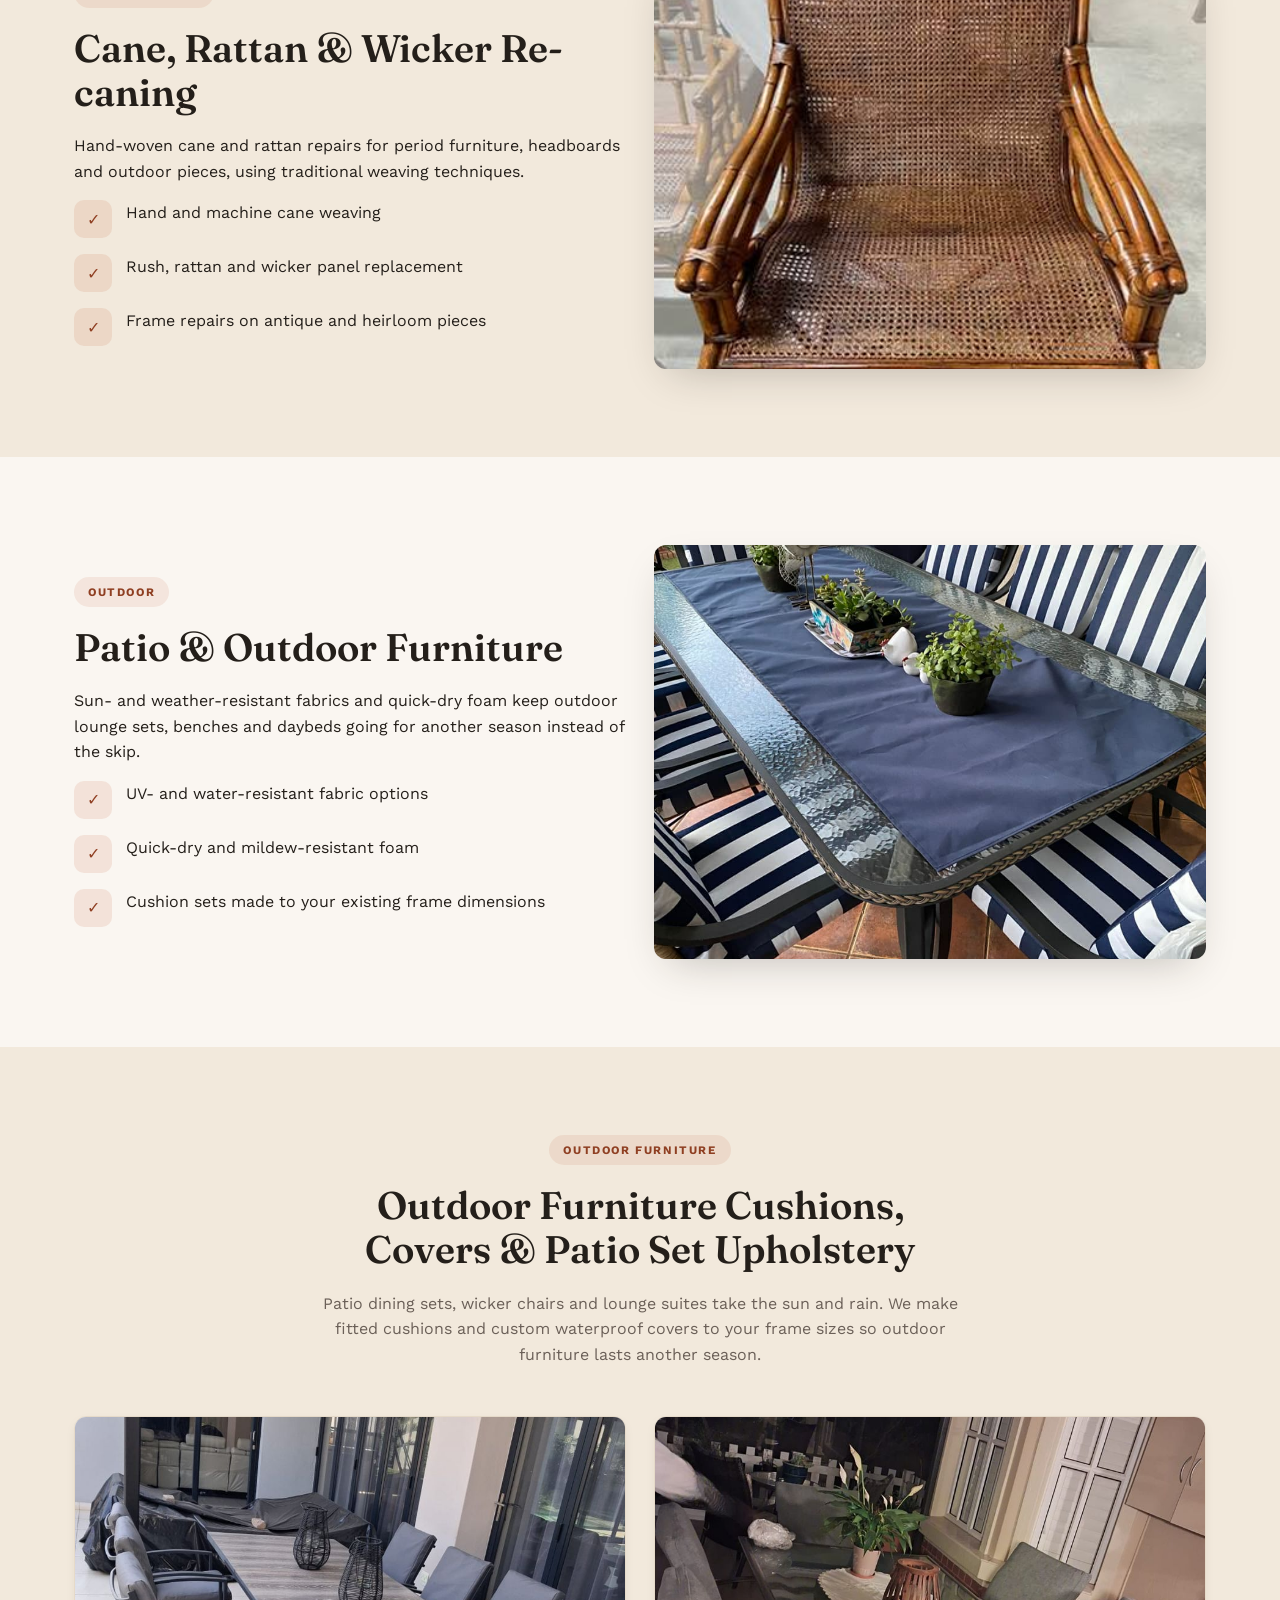
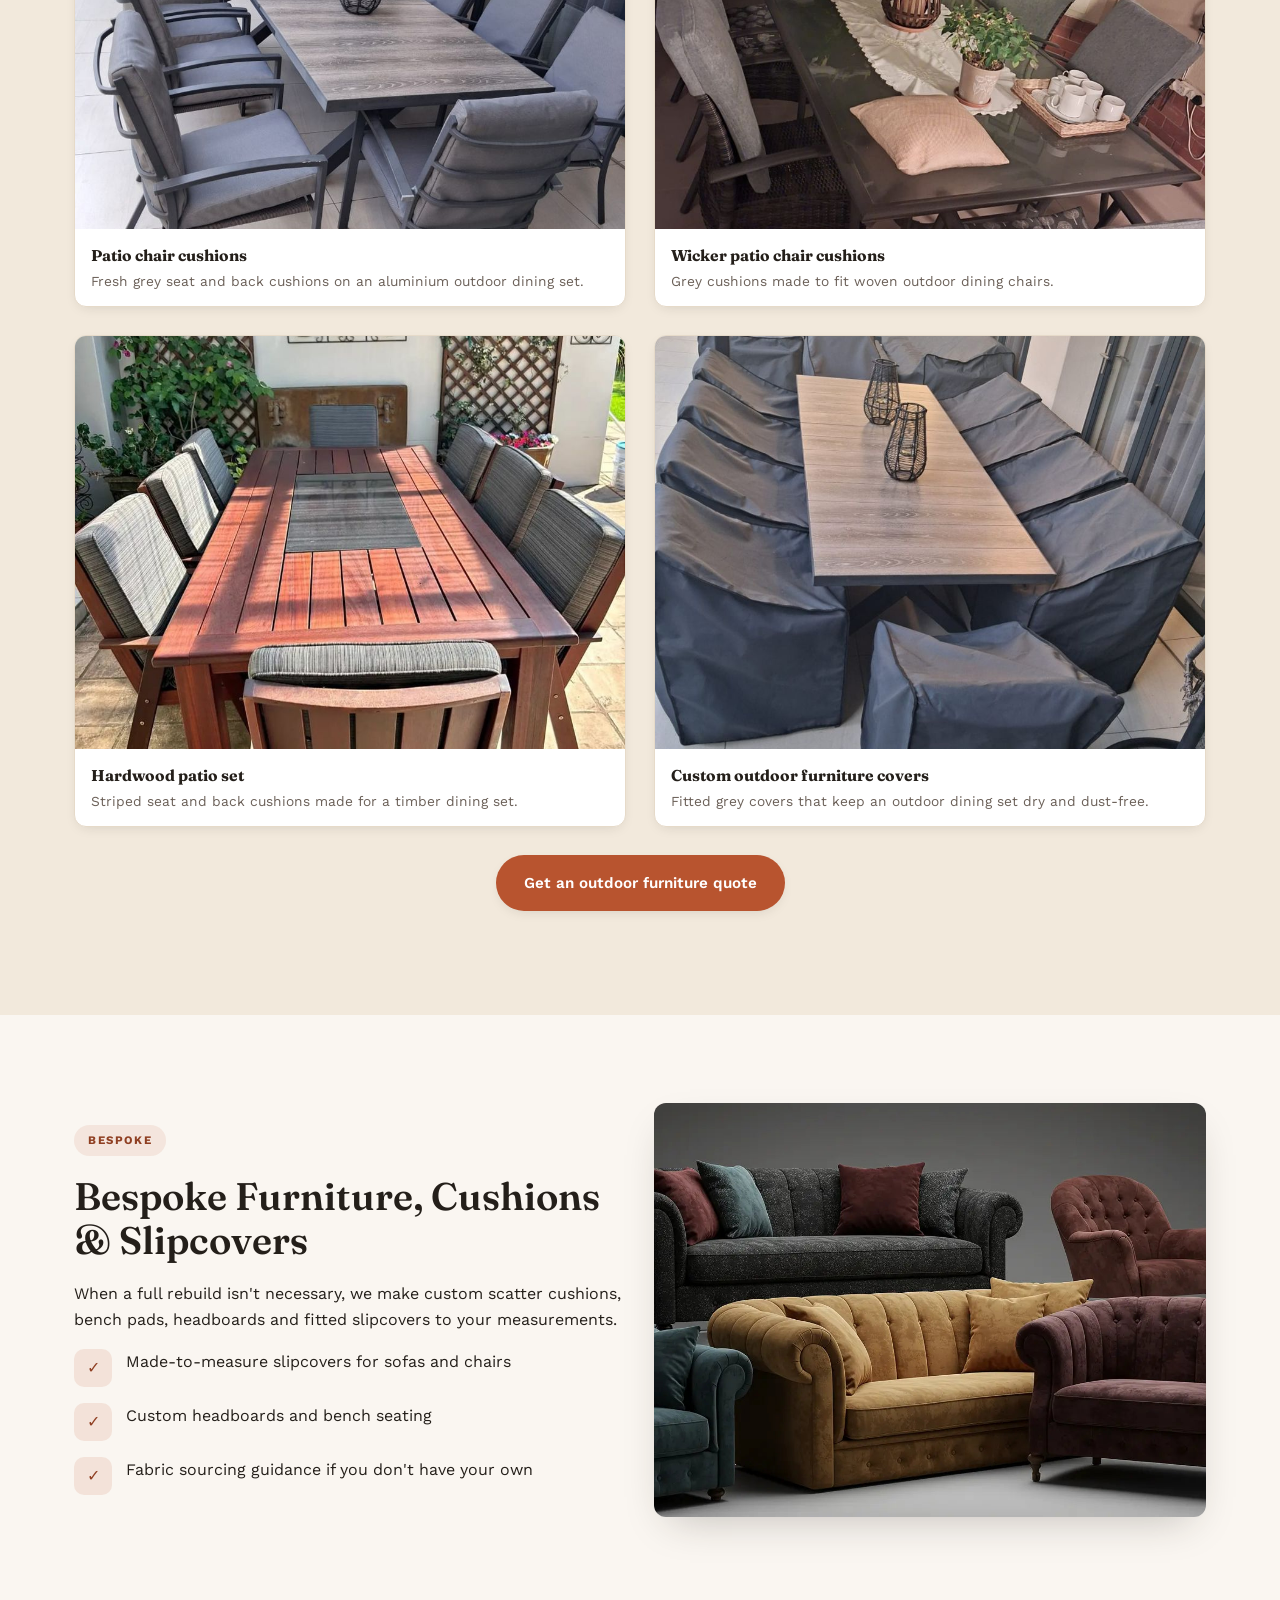
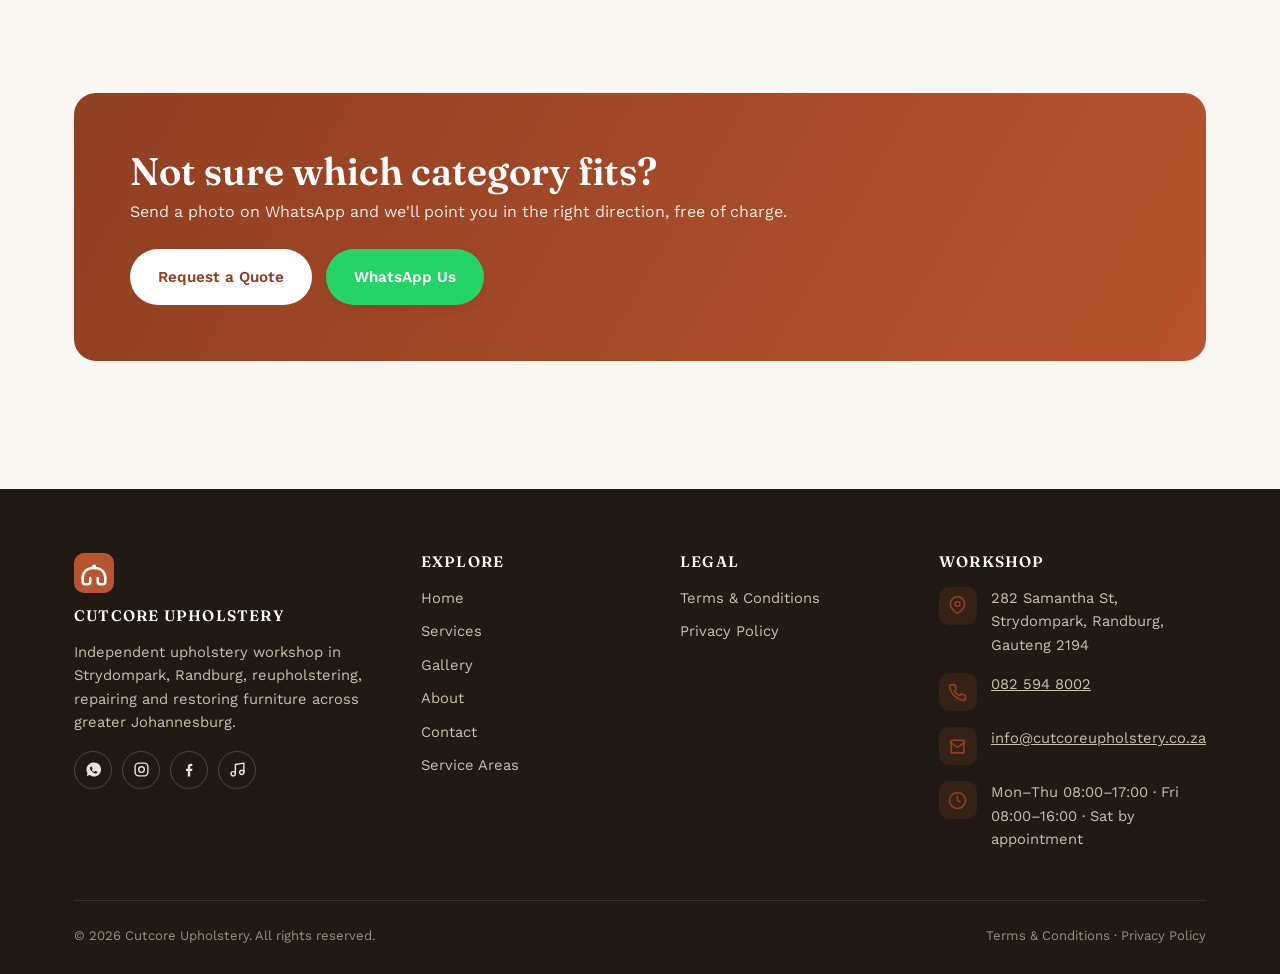
<file: services.html>
<!DOCTYPE html>
<html lang="en-ZA">
<head>
<meta charset="UTF-8">
<meta name="viewport" content="width=device-width, initial-scale=1">
<title>Sofa Repair, Chair Upholstery &amp; Recliners | Cutcore Randburg</title>
<meta name="description" content="Sofa repair, chair upholstery, recliner repair, cane re-caning, outdoor cushions and covers from our Randburg workshop. Get a free upholstery quote today.">
<meta name="keywords" content="sofa repair, couch repair, chair upholstery, dining chair upholstery, office chair upholstery, recliner repair, upholstery near me, cane re-caning, patio furniture repair, Randburg upholsterer, upholsterer Sandton, upholsterer Fourways, upholsterer Bryanston, upholsterer Rosebank, upholsterer Melville, upholsterer Roodepoort, upholsterer Krugersdorp, upholsterer Centurion, upholsterer Midrand, upholsterer Rivonia, upholsterer Northcliff, upholsterer Linden">
<meta name="robots" content="index, follow">
<link rel="canonical" href="https://www.cutcoreupholstery.co.za/services.html">
<link rel="alternate" hreflang="en-za" href="https://www.cutcoreupholstery.co.za/services.html">
<meta property="og:type" content="website">
<meta property="og:site_name" content="Cutcore Upholstery">
<meta property="og:title" content="Sofa Repair, Chair Upholstery &amp; Recliner Repair | Cutcore Upholstery">
<meta property="og:description" content="Recliner repairs, sofa reupholstery, dining chairs, cane re-caning, patio furniture and bespoke cushions from our Randburg workshop.">
<meta property="og:url" content="https://www.cutcoreupholstery.co.za/services.html">
<meta property="og:image" content="https://www.cutcoreupholstery.co.za/assets/hero-leather-sofa.jpg">
<meta property="og:image:width" content="978">
<meta property="og:image:height" content="1072">
<meta property="og:image:alt" content="Cutcore Upholstery — leather Chesterfield sofa reupholstery">
<meta name="twitter:card" content="summary_large_image">
<meta name="twitter:title" content="Sofa Repair, Chair Upholstery &amp; Recliner Repair | Cutcore Upholstery">
<meta name="twitter:description" content="Recliner repairs, sofa reupholstery, dining chairs, cane re-caning, patio furniture and bespoke cushions from our Randburg workshop.">
<meta name="twitter:image" content="https://www.cutcoreupholstery.co.za/assets/hero-leather-sofa.jpg">
<meta name="twitter:image:alt" content="Cutcore Upholstery — leather Chesterfield sofa reupholstery">
<meta name="theme-color" content="#b8542f" media="(prefers-color-scheme: light)">
<meta name="theme-color" content="#171310" media="(prefers-color-scheme: dark)">
<link rel="icon" type="image/svg+xml" href="assets/favicon.svg">
<link rel="manifest" href="site.webmanifest">
<link rel="preconnect" href="https://fonts.googleapis.com">
<link rel="preconnect" href="https://fonts.gstatic.com" crossorigin>
<link href="https://fonts.googleapis.com/css2?family=Fraunces:opsz,wght@9..144,500;9..144,600;9..144,700&family=Work+Sans:wght@400;500;600;700&display=swap" rel="stylesheet">
<link rel="stylesheet" href="css/style.css">
<script type="application/ld+json">
{
  "@context": "https://schema.org",
  "@type": "ItemList",
  "name": "Cutcore Upholstery services",
  "itemListElement": [
    { "@type": "ListItem", "position": 1, "item": { "@type": "Service", "name": "Sofa repair and reupholstery", "serviceType": "Sofa repair", "provider": { "@id": "https://www.cutcoreupholstery.co.za/#business" }, "areaServed": "Randburg, Johannesburg" } },
    { "@type": "ListItem", "position": 2, "item": { "@type": "Service", "name": "Chair upholstery (dining and office chairs)", "serviceType": "Chair upholstery", "provider": { "@id": "https://www.cutcoreupholstery.co.za/#business" }, "areaServed": "Randburg, Johannesburg" } },
    { "@type": "ListItem", "position": 3, "item": { "@type": "Service", "name": "Recliner repair", "serviceType": "Recliner repair", "provider": { "@id": "https://www.cutcoreupholstery.co.za/#business" }, "areaServed": "Randburg, Johannesburg" } },
    { "@type": "ListItem", "position": 4, "item": { "@type": "Service", "name": "Cane and wicker re-caning", "serviceType": "Cane re-caning", "provider": { "@id": "https://www.cutcoreupholstery.co.za/#business" }, "areaServed": "Randburg, Johannesburg" } },
    { "@type": "ListItem", "position": 5, "item": { "@type": "Service", "name": "Patio furniture repair", "serviceType": "Patio furniture repair", "provider": { "@id": "https://www.cutcoreupholstery.co.za/#business" }, "areaServed": "Randburg, Johannesburg" } }
  ]
}
</script>
<script type="application/ld+json">
{
  "@context": "https://schema.org",
  "@type": "BreadcrumbList",
  "itemListElement": [
    { "@type": "ListItem", "position": 1, "name": "Home", "item": "https://www.cutcoreupholstery.co.za/" },
    { "@type": "ListItem", "position": 2, "name": "Services", "item": "https://www.cutcoreupholstery.co.za/services.html" }
  ]
}
</script>
</head>
<body>
<a class="skip-link" href="#main">Skip to content</a>

<header class="site-header">
  <div class="container header-inner">
    <a class="brand" href="/">
      <img class="brand-mark" src="assets/favicon.svg" alt="" width="42" height="42">
      <span class="brand-text">
        <span class="brand-name">Cutcore Upholstery</span>
        <span class="brand-tag">Craft &amp; Restoration</span>
      </span>
    </a>
    <nav class="main-nav" id="main-nav" aria-label="Primary">
      <a href="/">Home</a>
      <a href="services.html" aria-current="page">Services</a>
      <a href="gallery.html">Gallery</a>
      <a href="about.html">About</a>
      <a href="contact.html">Contact</a>
    </nav>
    <div class="header-cta">
      <a class="btn btn-primary btn-sm" href="tel:+27825948002">
        <svg width="16" height="16" viewBox="0 0 24 24" fill="none" stroke="currentColor" stroke-width="2" stroke-linecap="round" stroke-linejoin="round" aria-hidden="true"><path d="M22 16.92v3a2 2 0 0 1-2.18 2 19.79 19.79 0 0 1-8.63-3.07 19.5 19.5 0 0 1-6-6 19.79 19.79 0 0 1-3.07-8.67A2 2 0 0 1 4.11 2h3a2 2 0 0 1 2 1.72c.127.96.361 1.903.7 2.81a2 2 0 0 1-.45 2.11L8.09 9.91a16 16 0 0 0 6 6l1.27-1.27a2 2 0 0 1 2.11-.45c.907.339 1.85.573 2.81.7A2 2 0 0 1 22 16.92z"/></svg>
        <span class="btn-sm-label">082 594 8002</span>
      </a>
      <button class="nav-toggle" id="nav-toggle" aria-label="Toggle menu" aria-expanded="false" aria-controls="main-nav">
        <svg viewBox="0 0 24 24" fill="none" stroke="currentColor" stroke-width="2" stroke-linecap="round"><line x1="3" y1="6" x2="21" y2="6"/><line x1="3" y1="12" x2="21" y2="12"/><line x1="3" y1="18" x2="21" y2="18"/></svg>
      </button>
    </div>
  </div>
</header>

<main id="main">
  <section class="page-hero">
    <div class="container">
      <nav class="breadcrumb" aria-label="Breadcrumb"><a href="/">Home</a> / Services</nav>
      <span class="eyebrow">Services</span>
      <h1>Sofa repair, chair upholstery and recliner repair in Randburg</h1>
      <p>Every job starts with an honest look at the frame, foam and fabric. Below is what we handle most — if your piece doesn't fit neatly into a category, send a photo and we'll advise.</p>
    </div>
  </section>

  <section class="section" style="padding-top:0;">
    <div class="container">
      <figure class="figure-banner figure-banner-tall">
        <img src="assets/services-recliner-banner.jpg" alt="Charcoal leather recliner chair with the footrest extended in a living room" width="1200" height="1000" loading="lazy">
      </figure>
    </div>
  </section>

  <section class="section" id="recliners">
    <div class="container">
      <div class="grid grid-2" style="align-items:center;">
        <div>
          <span class="eyebrow">Recliners</span>
          <h2>Recliner Repairs &amp; Reupholstery</h2>
          <p>Manual and electric recliners are stripped back to the frame so we can check webbing, springs and the reclining mechanism before deciding what actually needs replacing.</p>
          <ul class="info-list">
            <li><span class="icon">✓</span><span>Mechanism servicing and part replacement</span></li>
            <li><span class="icon">✓</span><span>Foam and cushion rebuild to your preferred firmness</span></li>
            <li><span class="icon">✓</span><span>Fabric or leather recover in your choice of material</span></li>
          </ul>
        </div>
        <figure class="figure-inline figure-portrait">
          <img src="assets/work-recliner-chair-fabric.jpg" alt="Grey fabric recliner chair with the footrest extended, upholstered by Cutcore Upholstery" width="955" height="1200" loading="lazy">
        </figure>
      </div>
    </div>
  </section>

  <section class="section section-alt" id="sofas">
    <div class="container">
      <div class="grid grid-2" style="align-items:center;">
        <figure class="figure-inline" style="order:2;">
          <img src="assets/work-l-shaped-leather-couch.jpg" alt="Large brown leather L-shaped corner couch in a living room, upholstered by Cutcore Upholstery" width="1200" height="900" loading="lazy">
        </figure>
        <div>
          <span class="eyebrow">Sofas &amp; couches</span>
          <h2>Sofa Repair, Couch &amp; L-Shape Reupholstery</h2>
          <p>Two and three-seater sofas, corner units and L-shaped couches are reupholstered panel by panel, with frame joints reglued and reinforced where they've loosened over time.</p>
          <ul class="info-list">
            <li><span class="icon">✓</span><span>Full strip-down or partial recover on high-wear panels</span></li>
            <li><span class="icon">✓</span><span>Frame, webbing and spring repairs included where needed</span></li>
            <li><span class="icon">✓</span><span>Scatter cushion and piping rebuilds to match</span></li>
          </ul>
        </div>
      </div>
    </div>
  </section>

  <section class="section" id="dining">
    <div class="container">
      <div class="grid grid-2" style="align-items:center;">
        <div>
          <span class="eyebrow">Dining chairs</span>
          <h2>Chair Upholstery: Dining &amp; Office Chairs</h2>
          <p>Seat pads, drop-in bases and full backrests are re-covered to refresh a tired dining set or match new chairs to an existing table.</p>
          <ul class="info-list">
            <li><span class="icon">✓</span><span>Set pricing for matching multiple chairs</span></li>
            <li><span class="icon">✓</span><span>Foam density options for comfort or period accuracy</span></li>
            <li><span class="icon">✓</span><span>Piping, studs and trim detailing on request</span></li>
          </ul>
        </div>
        <figure class="figure-inline">
          <img src="assets/work-dining-chairs-patterned.jpg" alt="Set of dining chairs with cream seats and patterned backs around a dark dining table" width="1200" height="896" loading="lazy">
        </figure>
      </div>
    </div>
  </section>

  <section class="section section-alt" id="cane">
    <div class="container">
      <div class="grid grid-2" style="align-items:center;">
        <figure class="figure-inline" style="order:2;">
          <img src="assets/work-cane-rattan-armchair.jpg" alt="Antique bamboo and rattan armchair with woven cane seat and back, re-caned by Cutcore Upholstery" width="447" height="447" loading="lazy">
        </figure>
        <div>
          <span class="eyebrow">Cane &amp; wicker</span>
          <h2>Cane, Rattan &amp; Wicker Re-caning</h2>
          <p>Hand-woven cane and rattan repairs for period furniture, headboards and outdoor pieces, using traditional weaving techniques.</p>
          <ul class="info-list">
            <li><span class="icon">✓</span><span>Hand and machine cane weaving</span></li>
            <li><span class="icon">✓</span><span>Rush, rattan and wicker panel replacement</span></li>
            <li><span class="icon">✓</span><span>Frame repairs on antique and heirloom pieces</span></li>
          </ul>
        </div>
      </div>
    </div>
  </section>

  <section class="section" id="patio">
    <div class="container">
      <div class="grid grid-2" style="align-items:center;">
        <div>
          <span class="eyebrow">Outdoor</span>
          <h2>Patio &amp; Outdoor Furniture</h2>
          <p>Sun- and weather-resistant fabrics and quick-dry foam keep outdoor lounge sets, benches and daybeds going for another season instead of the skip.</p>
          <ul class="info-list">
            <li><span class="icon">✓</span><span>UV- and water-resistant fabric options</span></li>
            <li><span class="icon">✓</span><span>Quick-dry and mildew-resistant foam</span></li>
            <li><span class="icon">✓</span><span>Cushion sets made to your existing frame dimensions</span></li>
          </ul>
        </div>
        <figure class="figure-inline">
          <img src="assets/work-patio-dining-set.jpg" alt="Outdoor patio dining set with navy and white striped cushions and matching table runner made by Cutcore Upholstery" width="960" height="1280" loading="lazy">
        </figure>
      </div>
    </div>
  </section>

  <section class="section section-alt" id="outdoor-gallery">
    <div class="container">
      <div class="section-head">
        <span class="eyebrow">Outdoor furniture</span>
        <h2>Outdoor Furniture Cushions, Covers &amp; Patio Set Upholstery</h2>
        <p>Patio dining sets, wicker chairs and lounge suites take the sun and rain. We make fitted cushions and custom waterproof covers to your frame sizes so outdoor furniture lasts another season.</p>
      </div>
      <div class="grid grid-2">
        <figure class="gallery-photo">
          <div class="photo-frame">
            <img src="assets/work-outdoor-dining-grey-cushions.jpg" alt="Outdoor dining table with grey metal chairs fitted with new grey seat and back cushions" width="900" height="1200" loading="lazy">
          </div>
          <figcaption><strong>Patio chair cushions</strong>Fresh grey seat and back cushions on an aluminium outdoor dining set.</figcaption>
        </figure>
        <figure class="gallery-photo">
          <div class="photo-frame">
            <img src="assets/work-wicker-chairs-grey-cushions.jpg" alt="Glass-top patio table with woven wicker chairs and grey back and seat cushions" width="900" height="1200" loading="lazy">
          </div>
          <figcaption><strong>Wicker patio chair cushions</strong>Grey cushions made to fit woven outdoor dining chairs.</figcaption>
        </figure>
        <figure class="gallery-photo">
          <div class="photo-frame">
            <img src="assets/work-patio-table-cushions.jpg" alt="Hardwood outdoor dining table with grey striped seat and back cushions on a patio" width="905" height="1200" loading="lazy">
          </div>
          <figcaption><strong>Hardwood patio set</strong>Striped seat and back cushions made for a timber dining set.</figcaption>
        </figure>
        <figure class="gallery-photo">
          <div class="photo-frame">
            <img src="assets/work-outdoor-furniture-covers.jpg" alt="Fitted grey waterproof covers over an outdoor dining table and chairs, made by Cutcore Upholstery" width="900" height="1200" loading="lazy">
          </div>
          <figcaption><strong>Custom outdoor furniture covers</strong>Fitted grey covers that keep an outdoor dining set dry and dust-free.</figcaption>
        </figure>
      </div>
      <p class="text-center" style="margin-top:28px;"><a class="btn btn-primary" href="contact.html">Get an outdoor furniture quote</a></p>
    </div>
  </section>

  <section class="section" id="bespoke">
    <div class="container">
      <div class="grid grid-2" style="align-items:center;">
        <figure class="figure-inline" style="order:2;">
          <img src="assets/style-fabric-range.jpg" alt="Chesterfield-style sofas and armchairs shown in a range of fabric colours" width="1408" height="768" loading="lazy">
        </figure>
        <div>
          <span class="eyebrow">Bespoke</span>
          <h2>Bespoke Furniture, Cushions &amp; Slipcovers</h2>
          <p>When a full rebuild isn't necessary, we make custom scatter cushions, bench pads, headboards and fitted slipcovers to your measurements.</p>
          <ul class="info-list">
            <li><span class="icon">✓</span><span>Made-to-measure slipcovers for sofas and chairs</span></li>
            <li><span class="icon">✓</span><span>Custom headboards and bench seating</span></li>
            <li><span class="icon">✓</span><span>Fabric sourcing guidance if you don't have your own</span></li>
          </ul>
        </div>
      </div>
    </div>
  </section>

  <section class="section">
    <div class="container">
      <div class="cta-band">
        <div>
          <h2>Not sure which category fits?</h2>
          <p>Send a photo on WhatsApp and we'll point you in the right direction, free of charge.</p>
        </div>
        <div class="badge-row">
          <a class="btn btn-light" href="contact.html">Request a Quote</a>
          <a class="btn btn-whatsapp" href="https://wa.me/27825948002" target="_blank" rel="noopener">WhatsApp Us</a>
        </div>
      </div>
    </div>
  </section>
</main>

<footer class="site-footer">
  <div class="container">
    <div class="footer-grid">
      <div>
        <img class="footer-brand-mark" src="assets/favicon.svg" alt="" width="40" height="40">
        <h4>Cutcore Upholstery</h4>
        <p>Independent upholstery workshop in Strydompark, Randburg, reupholstering, repairing and restoring furniture across greater Johannesburg.</p>
        <div class="social-row">
          <a href="https://wa.me/27825948002" aria-label="Chat on WhatsApp" rel="noopener" target="_blank"><svg viewBox="0 0 24 24" fill="currentColor" aria-hidden="true"><path d="M12 2a10 10 0 0 0-8.6 15l-1 4 4.2-1.1A10 10 0 1 0 12 2zm5.7 14.2c-.2.6-1.3 1.2-1.9 1.3-.5.1-1 .1-3.2-.7-2.7-1-4.4-3.8-4.6-4-.1-.2-1-1.4-1-2.6 0-1.2.6-1.8.9-2.1.2-.2.5-.3.7-.3h.5c.2 0 .4 0 .6.5.2.6.8 2 .9 2.1.1.2.1.4 0 .6-.6 1.2-1.2 1.1-.6 2 .9 1.4 1.7 1.9 2.9 2.4.2.1.4.1.5-.1.2-.2.7-.8.9-1.1.2-.3.4-.2.6-.1.2.1 1.6.8 1.9.9.3.2.5.2.5.4.1.2.1.7-.1 1.3z"/></svg></a>
          <a href="https://www.instagram.com/cutcoreupholstery" aria-label="Cutcore Upholstery on Instagram" rel="noopener" target="_blank"><svg viewBox="0 0 24 24" fill="none" stroke="currentColor" stroke-width="2" stroke-linecap="round" stroke-linejoin="round" aria-hidden="true"><rect x="3" y="3" width="18" height="18" rx="5"/><circle cx="12" cy="12" r="4"/><circle cx="17.5" cy="6.5" r="0.6" fill="currentColor" stroke="none"/></svg></a>
          <a href="https://www.facebook.com/Cutcore" aria-label="Cutcore Upholstery on Facebook" rel="noopener" target="_blank"><svg viewBox="0 0 24 24" fill="currentColor" aria-hidden="true"><path d="M13 22v-8h2.7l.4-3.2H13V8.7c0-.9.3-1.6 1.6-1.6H16V4.3C15.6 4.2 14.6 4 13.5 4 11.2 4 9.6 5.4 9.6 8v2.8H7V14h2.6v8z"/></svg></a>
          <a href="https://www.tiktok.com/@cutcoreupholstery" aria-label="Cutcore Upholstery on TikTok" rel="noopener" target="_blank"><svg viewBox="0 0 24 24" fill="none" stroke="currentColor" stroke-width="2" stroke-linecap="round" stroke-linejoin="round" aria-hidden="true"><path d="M9 18V5l12-2v13"/><circle cx="6" cy="18" r="3"/><circle cx="18" cy="16" r="3"/></svg></a>
        </div>
      </div>
      <div>
        <h4>Explore</h4>
        <ul class="footer-links">
          <li><a href="/">Home</a></li>
          <li><a href="services.html">Services</a></li>
          <li><a href="gallery.html">Gallery</a></li>
          <li><a href="about.html">About</a></li>
          <li><a href="contact.html">Contact</a></li>
          <li><a href="service-areas.html">Service Areas</a></li>
        </ul>
      </div>
      <div>
        <h4>Legal</h4>
        <ul class="footer-links">
          <li><a href="terms.html">Terms &amp; Conditions</a></li>
          <li><a href="privacy.html">Privacy Policy</a></li>
        </ul>
      </div>
      <div>
        <h4>Workshop</h4>
        <ul class="info-list">
          <li><span class="icon"><svg viewBox="0 0 24 24" fill="none" stroke="currentColor" stroke-width="2"><path d="M21 10c0 7-9 12-9 12s-9-5-9-12a9 9 0 0 1 18 0z"/><circle cx="12" cy="10" r="3"/></svg></span><span>282 Samantha St, Strydompark, Randburg, Gauteng 2194</span></li>
          <li><span class="icon"><svg viewBox="0 0 24 24" fill="none" stroke="currentColor" stroke-width="2"><path d="M22 16.92v3a2 2 0 0 1-2.18 2 19.79 19.79 0 0 1-8.63-3.07 19.5 19.5 0 0 1-6-6 19.79 19.79 0 0 1-3.07-8.67A2 2 0 0 1 4.11 2h3a2 2 0 0 1 2 1.72c.127.96.361 1.903.7 2.81a2 2 0 0 1-.45 2.11L8.09 9.91a16 16 0 0 0 6 6l1.27-1.27a2 2 0 0 1 2.11-.45c.907.339 1.85.573 2.81.7A2 2 0 0 1 22 16.92z"/></svg></span><span><a href="tel:+27825948002">082 594 8002</a></span></li>
          <li><span class="icon"><svg viewBox="0 0 24 24" fill="none" stroke="currentColor" stroke-width="2"><path d="M4 4h16v16H4z"/><path d="m22 6-10 7L2 6"/></svg></span><span><a href="mailto:info@cutcoreupholstery.co.za">info@cutcoreupholstery.co.za</a></span></li>
          <li><span class="icon"><svg viewBox="0 0 24 24" fill="none" stroke="currentColor" stroke-width="2"><circle cx="12" cy="12" r="10"/><path d="M12 6v6l4 2"/></svg></span><span>Mon–Thu 08:00–17:00 · Fri 08:00–16:00 · Sat by appointment</span></li>
        </ul>
      </div>
    </div>
    <div class="footer-bottom">
      <span>&copy; <span data-year></span> Cutcore Upholstery. All rights reserved.</span>
      <span><a href="terms.html">Terms &amp; Conditions</a> &middot; <a href="privacy.html">Privacy Policy</a></span>
    </div>
  </div>
</footer>

<div class="mobile-call-bar">
  <a class="btn btn-primary" href="tel:+27825948002">Call Now</a>
  <a class="btn btn-whatsapp" href="https://wa.me/27825948002" target="_blank" rel="noopener">WhatsApp</a>
</div>

<div class="cookie-banner" id="cookie-banner" role="dialog" aria-live="polite" aria-label="Cookie notice">
  <p>We use essential and analytics cookies to improve this site, in line with POPIA. Read our <a href="privacy.html">Privacy Policy</a>.</p>
  <div class="cookie-actions">
    <button class="btn btn-outline btn-sm" style="color:#fff;" data-cookie-choice="rejected">Decline</button>
    <button class="btn btn-primary btn-sm" data-cookie-choice="accepted">Accept</button>
  </div>
</div>

<script src="js/main.js"></script>
</body>
</html>
</file>
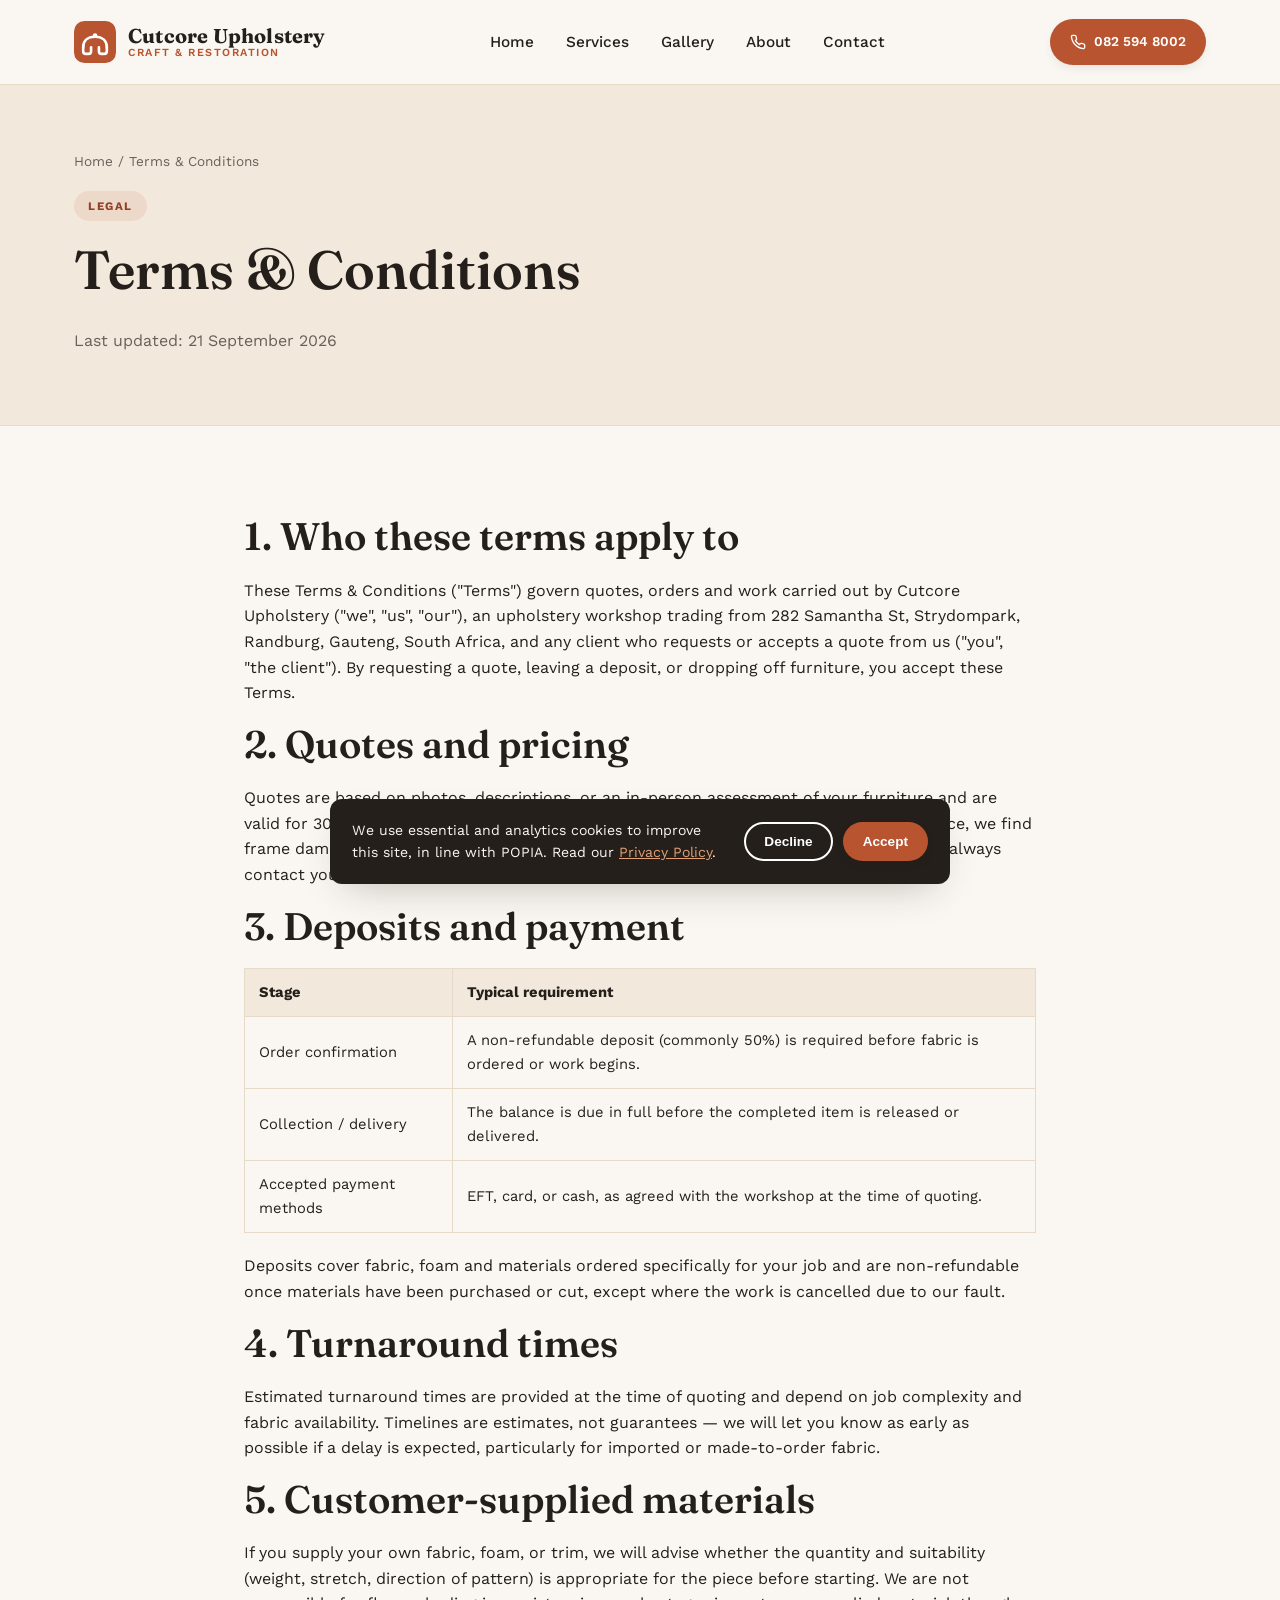
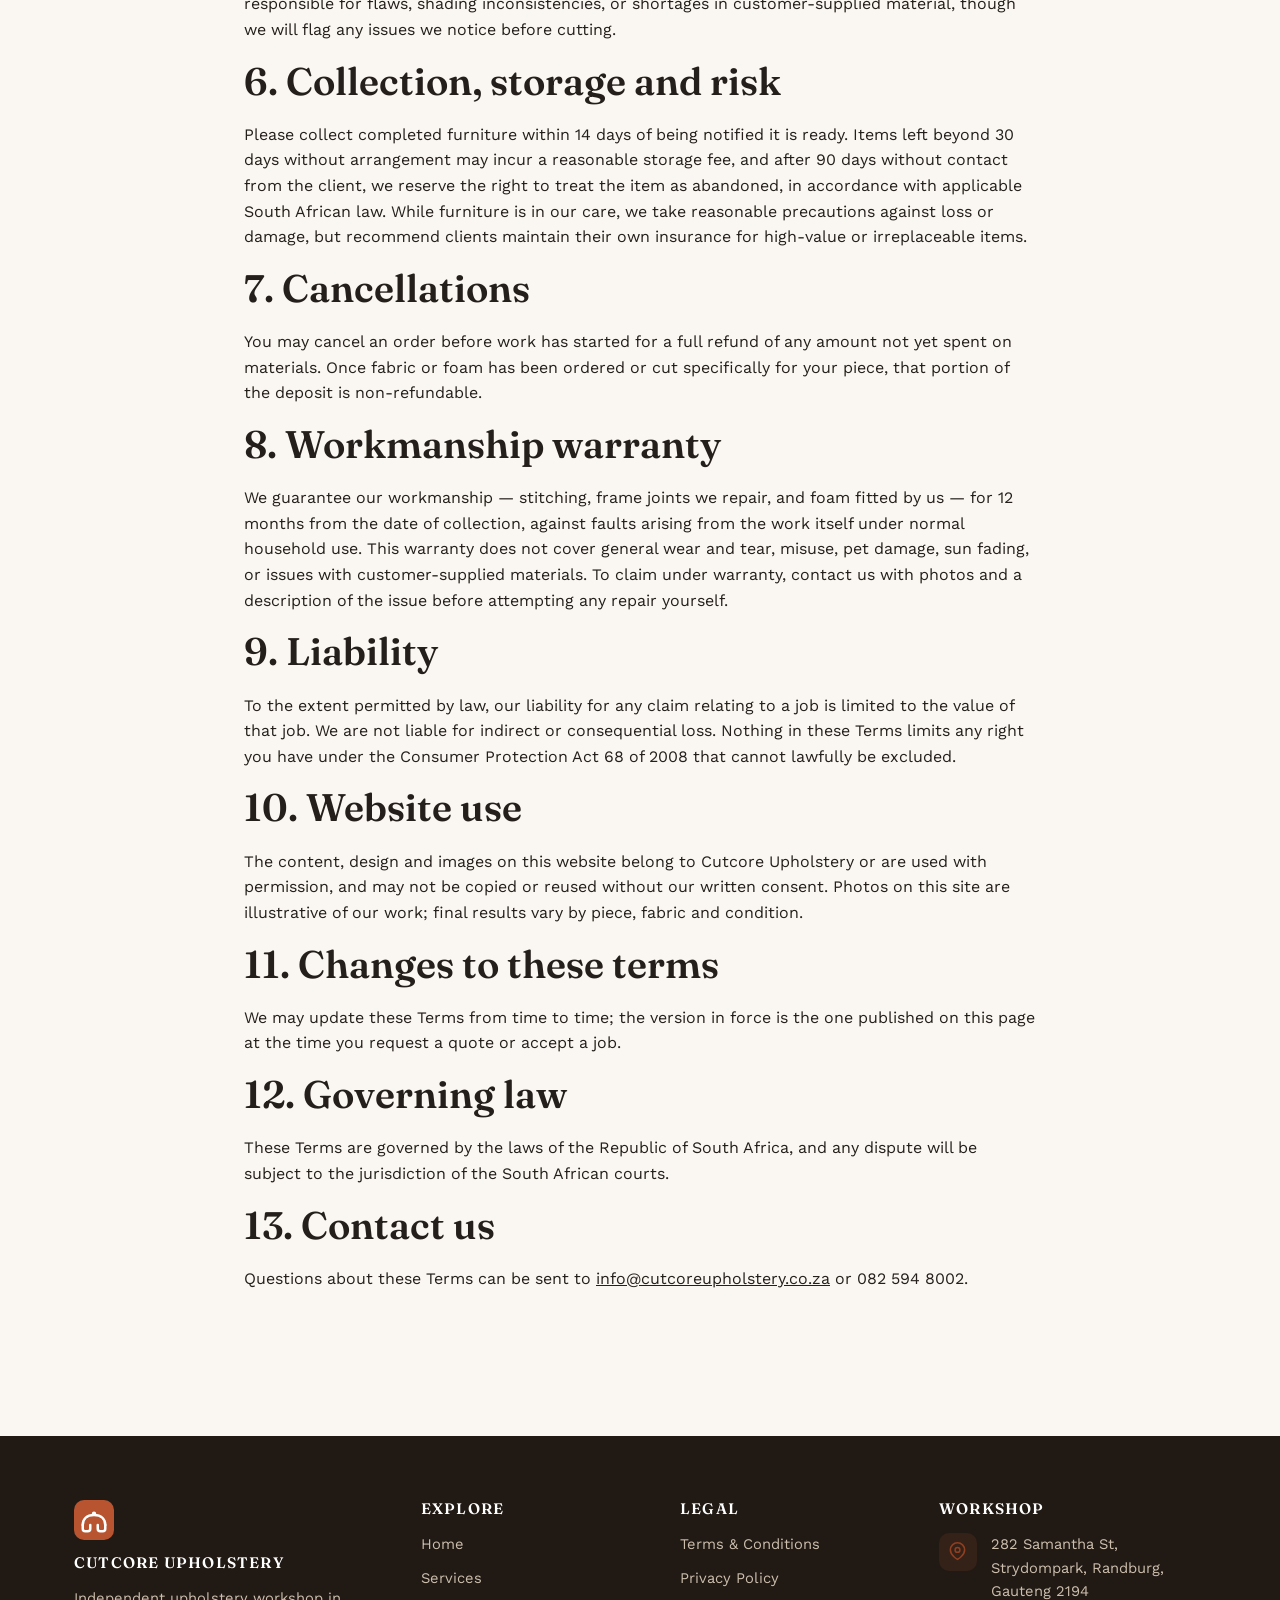
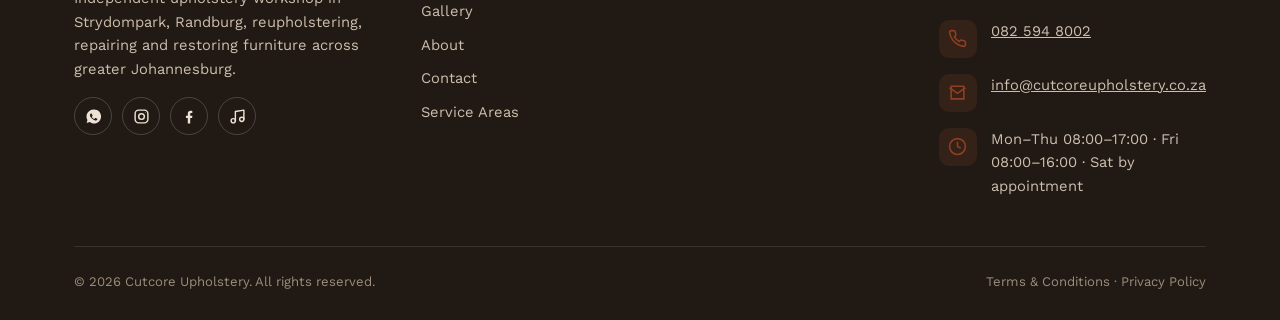
<file: terms.html>
<!DOCTYPE html>
<html lang="en-ZA">
<head>
<meta charset="UTF-8">
<meta name="viewport" content="width=device-width, initial-scale=1">
<title>Terms &amp; Conditions | Cutcore Upholstery</title>
<meta name="description" content="Terms and conditions for quotes, deposits, turnaround times, materials and warranty covering upholstery work carried out by Cutcore Upholstery, Randburg.">
<meta name="robots" content="index, follow">
<link rel="canonical" href="https://www.cutcoreupholstery.co.za/terms.html">
<link rel="alternate" hreflang="en-za" href="https://www.cutcoreupholstery.co.za/terms.html">
<meta property="og:type" content="website">
<meta property="og:site_name" content="Cutcore Upholstery">
<meta property="og:title" content="Terms &amp; Conditions | Cutcore Upholstery">
<meta property="og:description" content="Terms governing quotes, deposits, turnaround and warranty for upholstery work carried out by Cutcore Upholstery.">
<meta property="og:url" content="https://www.cutcoreupholstery.co.za/terms.html">
<meta name="twitter:card" content="summary">
<meta property="og:image" content="https://www.cutcoreupholstery.co.za/assets/hero-leather-sofa.jpg">
<meta property="og:image:alt" content="Cutcore Upholstery: leather Chesterfield sofa reupholstery">
<meta name="twitter:title" content="Terms &amp; Conditions | Cutcore Upholstery">
<meta name="twitter:description" content="Terms governing quotes, deposits, turnaround and warranty for upholstery work carried out by Cutcore Upholstery.">
<meta name="twitter:image" content="https://www.cutcoreupholstery.co.za/assets/hero-leather-sofa.jpg">
<meta name="twitter:image:alt" content="Cutcore Upholstery: leather Chesterfield sofa reupholstery">
<meta name="theme-color" content="#b8542f" media="(prefers-color-scheme: light)">
<meta name="theme-color" content="#171310" media="(prefers-color-scheme: dark)">
<link rel="icon" type="image/svg+xml" href="assets/favicon.svg">
<link rel="manifest" href="site.webmanifest">
<link rel="preconnect" href="https://fonts.googleapis.com">
<link rel="preconnect" href="https://fonts.gstatic.com" crossorigin>
<link href="https://fonts.googleapis.com/css2?family=Fraunces:opsz,wght@9..144,500;9..144,600;9..144,700&family=Work+Sans:wght@400;500;600;700&display=swap" rel="stylesheet">
<link rel="stylesheet" href="css/style.css">
<script type="application/ld+json">
{
  "@context": "https://schema.org",
  "@type": "WebPage",
  "name": "Terms and Conditions",
  "url": "https://www.cutcoreupholstery.co.za/terms.html",
  "isPartOf": { "@type": "WebSite", "name": "Cutcore Upholstery", "url": "https://www.cutcoreupholstery.co.za/" },
  "dateModified": "2026-09-21"
}
</script>
</head>
<body>
<a class="skip-link" href="#main">Skip to content</a>

<header class="site-header">
  <div class="container header-inner">
    <a class="brand" href="/">
      <img class="brand-mark" src="assets/favicon.svg" alt="" width="42" height="42">
      <span class="brand-text">
        <span class="brand-name">Cutcore Upholstery</span>
        <span class="brand-tag">Craft &amp; Restoration</span>
      </span>
    </a>
    <nav class="main-nav" id="main-nav" aria-label="Primary">
      <a href="/">Home</a>
      <a href="services.html">Services</a>
      <a href="gallery.html">Gallery</a>
      <a href="about.html">About</a>
      <a href="contact.html">Contact</a>
    </nav>
    <div class="header-cta">
      <a class="btn btn-primary btn-sm" href="tel:+27825948002">
        <svg width="16" height="16" viewBox="0 0 24 24" fill="none" stroke="currentColor" stroke-width="2" stroke-linecap="round" stroke-linejoin="round" aria-hidden="true"><path d="M22 16.92v3a2 2 0 0 1-2.18 2 19.79 19.79 0 0 1-8.63-3.07 19.5 19.5 0 0 1-6-6 19.79 19.79 0 0 1-3.07-8.67A2 2 0 0 1 4.11 2h3a2 2 0 0 1 2 1.72c.127.96.361 1.903.7 2.81a2 2 0 0 1-.45 2.11L8.09 9.91a16 16 0 0 0 6 6l1.27-1.27a2 2 0 0 1 2.11-.45c.907.339 1.85.573 2.81.7A2 2 0 0 1 22 16.92z"/></svg>
        <span class="btn-sm-label">082 594 8002</span>
      </a>
      <button class="nav-toggle" id="nav-toggle" aria-label="Toggle menu" aria-expanded="false" aria-controls="main-nav">
        <svg viewBox="0 0 24 24" fill="none" stroke="currentColor" stroke-width="2" stroke-linecap="round"><line x1="3" y1="6" x2="21" y2="6"/><line x1="3" y1="12" x2="21" y2="12"/><line x1="3" y1="18" x2="21" y2="18"/></svg>
      </button>
    </div>
  </div>
</header>

<main id="main">
  <section class="page-hero">
    <div class="container">
      <nav class="breadcrumb" aria-label="Breadcrumb"><a href="/">Home</a> / Terms &amp; Conditions</nav>
      <span class="eyebrow">Legal</span>
      <h1>Terms &amp; Conditions</h1>
      <p>Last updated: 21 September 2026</p>
    </div>
  </section>

  <section class="section legal">
    <div class="container" style="max-width:840px;">

      <h2>1. Who these terms apply to</h2>
      <p>These Terms &amp; Conditions ("Terms") govern quotes, orders and work carried out by Cutcore Upholstery ("we", "us", "our"), an upholstery workshop trading from 282 Samantha St, Strydompark, Randburg, Gauteng, South Africa, and any client who requests or accepts a quote from us ("you", "the client"). By requesting a quote, leaving a deposit, or dropping off furniture, you accept these Terms.</p>

      <h2>2. Quotes and pricing</h2>
      <p>Quotes are based on photos, descriptions, or an in-person assessment of your furniture and are valid for 30 days unless stated otherwise. A quote may change if, once we open up the piece, we find frame damage, rot, pest damage or other issues that were not visible beforehand. We will always contact you and get approval before doing any work beyond the original quote.</p>

      <h2>3. Deposits and payment</h2>
      <table>
        <thead><tr><th>Stage</th><th>Typical requirement</th></tr></thead>
        <tbody>
          <tr><td>Order confirmation</td><td>A non-refundable deposit (commonly 50%) is required before fabric is ordered or work begins.</td></tr>
          <tr><td>Collection / delivery</td><td>The balance is due in full before the completed item is released or delivered.</td></tr>
          <tr><td>Accepted payment methods</td><td>EFT, card, or cash, as agreed with the workshop at the time of quoting.</td></tr>
        </tbody>
      </table>
      <p>Deposits cover fabric, foam and materials ordered specifically for your job and are non-refundable once materials have been purchased or cut, except where the work is cancelled due to our fault.</p>

      <h2>4. Turnaround times</h2>
      <p>Estimated turnaround times are provided at the time of quoting and depend on job complexity and fabric availability. Timelines are estimates, not guarantees — we will let you know as early as possible if a delay is expected, particularly for imported or made-to-order fabric.</p>

      <h2>5. Customer-supplied materials</h2>
      <p>If you supply your own fabric, foam, or trim, we will advise whether the quantity and suitability (weight, stretch, direction of pattern) is appropriate for the piece before starting. We are not responsible for flaws, shading inconsistencies, or shortages in customer-supplied material, though we will flag any issues we notice before cutting.</p>

      <h2>6. Collection, storage and risk</h2>
      <p>Please collect completed furniture within 14 days of being notified it is ready. Items left beyond 30 days without arrangement may incur a reasonable storage fee, and after 90 days without contact from the client, we reserve the right to treat the item as abandoned, in accordance with applicable South African law. While furniture is in our care, we take reasonable precautions against loss or damage, but recommend clients maintain their own insurance for high-value or irreplaceable items.</p>

      <h2>7. Cancellations</h2>
      <p>You may cancel an order before work has started for a full refund of any amount not yet spent on materials. Once fabric or foam has been ordered or cut specifically for your piece, that portion of the deposit is non-refundable.</p>

      <h2>8. Workmanship warranty</h2>
      <p>We guarantee our workmanship — stitching, frame joints we repair, and foam fitted by us — for 12 months from the date of collection, against faults arising from the work itself under normal household use. This warranty does not cover general wear and tear, misuse, pet damage, sun fading, or issues with customer-supplied materials. To claim under warranty, contact us with photos and a description of the issue before attempting any repair yourself.</p>

      <h2>9. Liability</h2>
      <p>To the extent permitted by law, our liability for any claim relating to a job is limited to the value of that job. We are not liable for indirect or consequential loss. Nothing in these Terms limits any right you have under the Consumer Protection Act 68 of 2008 that cannot lawfully be excluded.</p>

      <h2>10. Website use</h2>
      <p>The content, design and images on this website belong to Cutcore Upholstery or are used with permission, and may not be copied or reused without our written consent. Photos on this site are illustrative of our work; final results vary by piece, fabric and condition.</p>

      <h2>11. Changes to these terms</h2>
      <p>We may update these Terms from time to time; the version in force is the one published on this page at the time you request a quote or accept a job.</p>

      <h2>12. Governing law</h2>
      <p>These Terms are governed by the laws of the Republic of South Africa, and any dispute will be subject to the jurisdiction of the South African courts.</p>

      <h2>13. Contact us</h2>
      <p>Questions about these Terms can be sent to <a href="mailto:info@cutcoreupholstery.co.za">info@cutcoreupholstery.co.za</a> or 082 594 8002.</p>

    </div>
  </section>
</main>

<footer class="site-footer">
  <div class="container">
    <div class="footer-grid">
      <div>
        <img class="footer-brand-mark" src="assets/favicon.svg" alt="" width="40" height="40">
        <h4>Cutcore Upholstery</h4>
        <p>Independent upholstery workshop in Strydompark, Randburg, reupholstering, repairing and restoring furniture across greater Johannesburg.</p>
        <div class="social-row">
          <a href="https://wa.me/27825948002" aria-label="Chat on WhatsApp" rel="noopener" target="_blank"><svg viewBox="0 0 24 24" fill="currentColor" aria-hidden="true"><path d="M12 2a10 10 0 0 0-8.6 15l-1 4 4.2-1.1A10 10 0 1 0 12 2zm5.7 14.2c-.2.6-1.3 1.2-1.9 1.3-.5.1-1 .1-3.2-.7-2.7-1-4.4-3.8-4.6-4-.1-.2-1-1.4-1-2.6 0-1.2.6-1.8.9-2.1.2-.2.5-.3.7-.3h.5c.2 0 .4 0 .6.5.2.6.8 2 .9 2.1.1.2.1.4 0 .6-.6 1.2-1.2 1.1-.6 2 .9 1.4 1.7 1.9 2.9 2.4.2.1.4.1.5-.1.2-.2.7-.8.9-1.1.2-.3.4-.2.6-.1.2.1 1.6.8 1.9.9.3.2.5.2.5.4.1.2.1.7-.1 1.3z"/></svg></a>
          <a href="https://www.instagram.com/cutcoreupholstery" aria-label="Cutcore Upholstery on Instagram" rel="noopener" target="_blank"><svg viewBox="0 0 24 24" fill="none" stroke="currentColor" stroke-width="2" stroke-linecap="round" stroke-linejoin="round" aria-hidden="true"><rect x="3" y="3" width="18" height="18" rx="5"/><circle cx="12" cy="12" r="4"/><circle cx="17.5" cy="6.5" r="0.6" fill="currentColor" stroke="none"/></svg></a>
          <a href="https://www.facebook.com/Cutcore" aria-label="Cutcore Upholstery on Facebook" rel="noopener" target="_blank"><svg viewBox="0 0 24 24" fill="currentColor" aria-hidden="true"><path d="M13 22v-8h2.7l.4-3.2H13V8.7c0-.9.3-1.6 1.6-1.6H16V4.3C15.6 4.2 14.6 4 13.5 4 11.2 4 9.6 5.4 9.6 8v2.8H7V14h2.6v8z"/></svg></a>
          <a href="https://www.tiktok.com/@cutcoreupholstery" aria-label="Cutcore Upholstery on TikTok" rel="noopener" target="_blank"><svg viewBox="0 0 24 24" fill="none" stroke="currentColor" stroke-width="2" stroke-linecap="round" stroke-linejoin="round" aria-hidden="true"><path d="M9 18V5l12-2v13"/><circle cx="6" cy="18" r="3"/><circle cx="18" cy="16" r="3"/></svg></a>
        </div>
      </div>
      <div>
        <h4>Explore</h4>
        <ul class="footer-links">
          <li><a href="/">Home</a></li>
          <li><a href="services.html">Services</a></li>
          <li><a href="gallery.html">Gallery</a></li>
          <li><a href="about.html">About</a></li>
          <li><a href="contact.html">Contact</a></li>
          <li><a href="service-areas.html">Service Areas</a></li>
        </ul>
      </div>
      <div>
        <h4>Legal</h4>
        <ul class="footer-links">
          <li><a href="terms.html" aria-current="page">Terms &amp; Conditions</a></li>
          <li><a href="privacy.html">Privacy Policy</a></li>
        </ul>
      </div>
      <div>
        <h4>Workshop</h4>
        <ul class="info-list">
          <li><span class="icon"><svg viewBox="0 0 24 24" fill="none" stroke="currentColor" stroke-width="2"><path d="M21 10c0 7-9 12-9 12s-9-5-9-12a9 9 0 0 1 18 0z"/><circle cx="12" cy="10" r="3"/></svg></span><span>282 Samantha St, Strydompark, Randburg, Gauteng 2194</span></li>
          <li><span class="icon"><svg viewBox="0 0 24 24" fill="none" stroke="currentColor" stroke-width="2"><path d="M22 16.92v3a2 2 0 0 1-2.18 2 19.79 19.79 0 0 1-8.63-3.07 19.5 19.5 0 0 1-6-6 19.79 19.79 0 0 1-3.07-8.67A2 2 0 0 1 4.11 2h3a2 2 0 0 1 2 1.72c.127.96.361 1.903.7 2.81a2 2 0 0 1-.45 2.11L8.09 9.91a16 16 0 0 0 6 6l1.27-1.27a2 2 0 0 1 2.11-.45c.907.339 1.85.573 2.81.7A2 2 0 0 1 22 16.92z"/></svg></span><span><a href="tel:+27825948002">082 594 8002</a></span></li>
          <li><span class="icon"><svg viewBox="0 0 24 24" fill="none" stroke="currentColor" stroke-width="2"><path d="M4 4h16v16H4z"/><path d="m22 6-10 7L2 6"/></svg></span><span><a href="mailto:info@cutcoreupholstery.co.za">info@cutcoreupholstery.co.za</a></span></li>
          <li><span class="icon"><svg viewBox="0 0 24 24" fill="none" stroke="currentColor" stroke-width="2"><circle cx="12" cy="12" r="10"/><path d="M12 6v6l4 2"/></svg></span><span>Mon–Thu 08:00–17:00 · Fri 08:00–16:00 · Sat by appointment</span></li>
        </ul>
      </div>
    </div>
    <div class="footer-bottom">
      <span>&copy; <span data-year></span> Cutcore Upholstery. All rights reserved.</span>
      <span><a href="terms.html">Terms &amp; Conditions</a> &middot; <a href="privacy.html">Privacy Policy</a></span>
    </div>
  </div>
</footer>

<div class="mobile-call-bar">
  <a class="btn btn-primary" href="tel:+27825948002">Call Now</a>
  <a class="btn btn-whatsapp" href="https://wa.me/27825948002" target="_blank" rel="noopener">WhatsApp</a>
</div>

<div class="cookie-banner" id="cookie-banner" role="dialog" aria-live="polite" aria-label="Cookie notice">
  <p>We use essential and analytics cookies to improve this site, in line with POPIA. Read our <a href="privacy.html">Privacy Policy</a>.</p>
  <div class="cookie-actions">
    <button class="btn btn-outline btn-sm" style="color:#fff;" data-cookie-choice="rejected">Decline</button>
    <button class="btn btn-primary btn-sm" data-cookie-choice="accepted">Accept</button>
  </div>
</div>

<script src="js/main.js"></script>
</body>
</html>
</file>
<file: css/style.css>
/* ==========================================================================
   Cutcore Upholstery — Design tokens & base styles
   ========================================================================== */

:root {
  --color-bg: #faf6f1;
  --color-bg-alt: #f2e9dc;
  --color-surface: #ffffff;
  --color-text: #241f1a;
  --color-text-muted: #6b6058;
  --color-accent: #b8542f;
  --color-accent-dark: #8f3f22;
  --color-accent-light: #e2a077;
  --color-gold: #a8823c;
  --color-border: #e6dac9;
  --color-success: #3d7a4f;

  --font-display: "Fraunces", Georgia, "Times New Roman", serif;
  --font-body: "Work Sans", "Segoe UI", Arial, sans-serif;

  --radius-sm: 6px;
  --radius-md: 12px;
  --radius-lg: 22px;
  --shadow-sm: 0 4px 14px -6px rgba(36, 31, 26, 0.18);
  --shadow-md: 0 16px 40px -16px rgba(36, 31, 26, 0.28);
  --container: 1180px;
  --header-h: 84px;
}

@media (prefers-color-scheme: dark) {
  :root {
    --color-bg: #171310;
    --color-bg-alt: #201a15;
    --color-surface: #221c17;
    --color-text: #f3ece2;
    --color-text-muted: #b6a999;
    --color-border: #362c23;
    --color-accent: #d97a4c;
    --color-accent-dark: #e79571;
    --color-accent-light: #8f4223;
  }
}

* {
  box-sizing: border-box;
}

html {
  scroll-behavior: smooth;
  overflow-x: hidden;
  width: 100%;
}

body {
  margin: 0;
  font-family: var(--font-body);
  background: var(--color-bg);
  color: var(--color-text);
  line-height: 1.6;
  -webkit-font-smoothing: antialiased;
  overflow-x: hidden;
  width: 100%;
}

img {
  max-width: 100%;
  display: block;
}

a {
  color: inherit;
}

h1, h2, h3, h4 {
  font-family: var(--font-display);
  line-height: 1.15;
  margin: 0 0 0.5em;
  font-weight: 600;
}

h1 { font-size: clamp(2.2rem, 4.2vw, 3.6rem); }
h2 { font-size: clamp(1.7rem, 3vw, 2.4rem); }
h3 { font-size: 1.3rem; }

p { margin: 0 0 1em; }

.container {
  width: 100%;
  max-width: var(--container);
  margin-inline: auto;
  padding-inline: 24px;
}

.visually-hidden {
  position: absolute;
  width: 1px; height: 1px;
  overflow: hidden;
  clip: rect(0 0 0 0);
  white-space: nowrap;
}

.skip-link {
  position: absolute;
  left: -999px;
  top: 0;
  background: var(--color-accent);
  color: #fff;
  padding: 12px 20px;
  z-index: 1000;
  border-radius: 0 0 8px 0;
}
.skip-link:focus {
  left: 0;
}

/* Buttons */
.btn {
  display: inline-flex;
  align-items: center;
  gap: 8px;
  padding: 14px 26px;
  border-radius: 999px;
  font-weight: 600;
  font-size: 0.95rem;
  text-decoration: none;
  border: 2px solid transparent;
  cursor: pointer;
  transition: transform 0.15s ease, box-shadow 0.15s ease, background 0.15s ease, color 0.15s ease;
}
.btn:hover { transform: translateY(-2px); }
.btn:active { transform: translateY(0); }

.btn-primary {
  background: var(--color-accent);
  color: #fff;
  box-shadow: var(--shadow-sm);
}
.btn-primary:hover { background: var(--color-accent-dark); }

.btn-outline {
  background: transparent;
  border-color: currentColor;
  color: var(--color-text);
}
.btn-outline:hover { background: var(--color-text); color: var(--color-bg); }

.btn-light {
  background: #fff;
  color: var(--color-accent-dark);
}

.btn-whatsapp {
  background: #25d366;
  color: #fff;
  box-shadow: var(--shadow-sm);
}
.btn-whatsapp:hover { background: #1ebd5a; }
.btn-whatsapp svg { flex-shrink: 0; }

.btn-sm { padding: 10px 18px; font-size: 0.85rem; }

/* ---------------- Header ---------------- */
.site-header {
  position: sticky;
  top: 0;
  z-index: 500;
  background: rgba(250, 246, 241, 0.98);
  border-bottom: 1px solid var(--color-border);
}
@media (prefers-color-scheme: dark) {
  .site-header { background: rgba(23, 19, 16, 0.98); }
}

.header-inner {
  display: flex;
  align-items: center;
  justify-content: space-between;
  min-height: var(--header-h);
  gap: 16px;
}

.brand {
  display: flex;
  align-items: center;
  gap: 12px;
  text-decoration: none;
  color: var(--color-text);
}
.brand-mark {
  width: 42px;
  height: 42px;
  flex-shrink: 0;
}
.brand-text {
  display: flex;
  flex-direction: column;
  line-height: 1.1;
}
.brand-name {
  font-family: var(--font-display);
  font-weight: 700;
  font-size: 1.25rem;
  letter-spacing: 0.01em;
}
.brand-tag {
  font-size: 0.68rem;
  letter-spacing: 0.14em;
  text-transform: uppercase;
  color: var(--color-accent);
  font-weight: 600;
}

.main-nav {
  display: flex;
  align-items: center;
  gap: 28px;
}
@media (max-width: 1024px) and (min-width: 881px) {
  .main-nav { gap: 16px; }
  .main-nav a { font-size: 0.9rem; }
}
.main-nav a {
  text-decoration: none;
  font-weight: 500;
  font-size: 0.96rem;
  color: var(--color-text);
  position: relative;
  padding: 6px 2px;
}
.main-nav a::after {
  content: "";
  position: absolute;
  left: 0; right: 100%;
  bottom: 0;
  height: 2px;
  background: var(--color-accent);
  transition: right 0.2s ease;
}
.main-nav a:hover::after,
.main-nav a[aria-current="page"]::after {
  right: 0;
}
.main-nav a[aria-current="page"] {
  color: var(--color-accent-dark);
}

.header-cta {
  display: flex;
  align-items: center;
  gap: 12px;
}

.nav-toggle {
  display: none;
  background: none;
  border: 2px solid var(--color-border);
  border-radius: 10px;
  padding: 8px 10px;
  cursor: pointer;
}
.nav-toggle svg { width: 22px; height: 22px; display: block; }

@media (max-width: 880px) {
  .main-nav {
    position: fixed;
    inset: var(--header-h) 0 0 0;
    background: var(--color-bg);
    flex-direction: column;
    align-items: flex-start;
    padding: 28px 24px;
    gap: 20px;
    transform: translateX(100%);
    transition: transform 0.25s ease;
    overflow-y: auto;
  }
  .main-nav.is-open { transform: translateX(0); }
  .main-nav a { font-size: 1.1rem; }
  .nav-toggle { display: inline-flex; }
  .header-cta .btn-sm-label { display: none; }
}

/* ---------------- Hero ---------------- */
.hero {
  position: relative;
  overflow: hidden;
  display: flex;
  align-items: center;
  justify-content: center;
  min-height: clamp(460px, 52vw, 620px);
  border-bottom: 1px solid var(--color-border);
}
.hero-media {
  position: absolute;
  inset: 0;
  z-index: 0;
}
.hero-media img {
  width: 100%;
  height: 100%;
  object-fit: cover;
  object-position: center 66%;
  display: block;
}
.hero-media::after {
  content: "";
  position: absolute;
  inset: 0;
  background: linear-gradient(180deg, rgba(15, 11, 8, 0.28) 0%, rgba(15, 11, 8, 0.1) 40%, rgba(15, 11, 8, 0.55) 100%);
}
.hero > .container {
  position: relative;
  z-index: 1;
  padding-block: clamp(32px, 6vw, 64px);
}
.hero-inner {
  max-width: 720px;
  margin-inline: auto;
  text-align: center;
  color: #fff;
}
.hero-inner h1 {
  text-shadow: 0 2px 6px rgba(0, 0, 0, 0.55), 0 10px 32px rgba(0, 0, 0, 0.5);
}
.hero-sub {
  margin: 16px auto 0;
  max-width: 52ch;
  font-size: 1.1rem;
  text-shadow: 0 2px 6px rgba(0, 0, 0, 0.55), 0 8px 24px rgba(0, 0, 0, 0.5);
}
.eyebrow {
  display: inline-flex;
  align-items: center;
  gap: 8px;
  text-transform: uppercase;
  letter-spacing: 0.14em;
  font-size: 0.72rem;
  font-weight: 700;
  color: var(--color-accent-dark);
  background: rgba(184, 84, 47, 0.1);
  padding: 6px 14px;
  border-radius: 999px;
  margin-bottom: 18px;
}
.hero-lede {
  font-size: 1.15rem;
  color: var(--color-text-muted);
  max-width: 46ch;
}
.hero-actions {
  display: flex;
  flex-wrap: wrap;
  justify-content: center;
  gap: 16px;
  margin-top: clamp(24px, 4vw, 36px);
}
.hero-actions .btn {
  box-shadow: 0 8px 24px -8px rgba(0, 0, 0, 0.55);
}
@media (max-width: 620px) {
  .hero { min-height: clamp(420px, 92vw, 540px); }
  .hero-media img { object-position: center 58%; }
  .hero-actions { gap: 10px; }
  .hero-actions .btn {
    padding: 10px 18px;
    font-size: 0.82rem;
    gap: 6px;
  }
  .hero-actions .btn svg { width: 15px; height: 15px; }
}
@media (min-width: 621px) and (max-width: 900px) {
  .hero-media img { object-position: center 62%; }
}

/* ---------------- Sections ---------------- */
.section { padding: 88px 0; }
.section-alt { background: var(--color-bg-alt); }
.section-head {
  max-width: 640px;
  margin: 0 auto 48px;
  text-align: center;
}
.section-head.align-left { margin-inline: 0; text-align: left; }
.section-head p { color: var(--color-text-muted); }
@media (max-width: 860px) {
  .section { padding: 64px 0; }
  .section-head { margin-bottom: 36px; }
}
@media (max-width: 480px) {
  .section { padding: 48px 0; }
}

/* Cards grid */
.grid {
  display: grid;
  gap: 28px;
}
.grid-3 { grid-template-columns: repeat(3, 1fr); }
.grid-4 { grid-template-columns: repeat(4, 1fr); }
.grid-2 { grid-template-columns: repeat(2, 1fr); }
@media (max-width: 1024px) {
  .grid-4 { grid-template-columns: repeat(2, 1fr); }
}
@media (max-width: 960px) {
  .grid-3 { grid-template-columns: repeat(2, 1fr); }
}
/* Text/image split sections read better stacked at tablet portrait widths */
@media (max-width: 860px) {
  .grid-2 { grid-template-columns: 1fr; gap: 24px; }
  .grid-2 .figure-inline { max-width: 480px; margin-inline: auto; }
}
@media (max-width: 620px) {
  .grid-3, .grid-4 { grid-template-columns: 1fr; }
}

.card {
  background: var(--color-surface);
  border: 1px solid var(--color-border);
  border-radius: var(--radius-md);
  padding: 30px;
  box-shadow: var(--shadow-sm);
  transition: transform 0.18s ease, box-shadow 0.18s ease;
}
.card:hover {
  transform: translateY(-4px);
  box-shadow: var(--shadow-md);
}
.card-icon {
  width: 48px;
  height: 48px;
  border-radius: 12px;
  background: rgba(184, 84, 47, 0.12);
  color: var(--color-accent-dark);
  display: flex;
  align-items: center;
  justify-content: center;
  margin-bottom: 16px;
}
.card-icon svg { width: 24px; height: 24px; }
.card h3 { margin-bottom: 8px; }
.card p { color: var(--color-text-muted); margin-bottom: 0; }
.card-link {
  display: inline-flex;
  align-items: center;
  gap: 6px;
  margin-top: 14px;
  font-weight: 600;
  font-size: 0.9rem;
  color: var(--color-accent-dark);
  text-decoration: none;
}

/* Process steps */
.steps {
  display: grid;
  grid-template-columns: repeat(4, 1fr);
  gap: 24px;
  counter-reset: step;
}
@media (max-width: 900px) { .steps { grid-template-columns: repeat(2, 1fr); } }
@media (max-width: 560px) { .steps { grid-template-columns: 1fr; } }
.step {
  position: relative;
  padding-top: 8px;
}
.step::before {
  counter-increment: step;
  content: counter(step, decimal-leading-zero);
  font-family: var(--font-display);
  font-size: 2.2rem;
  color: var(--color-accent);
  opacity: 0.55;
  display: block;
  margin-bottom: 10px;
}

/* Testimonials */
.testimonial {
  background: var(--color-surface);
  border: 1px solid var(--color-border);
  border-radius: var(--radius-md);
  padding: 40px 36px;
  box-shadow: var(--shadow-sm);
}
.stars { color: var(--color-gold); letter-spacing: 4px; margin-bottom: 18px; font-size: 1.1rem; }
.testimonial footer {
  margin-top: 22px;
  font-size: 0.88rem;
  color: var(--color-text-muted);
}

/* Google reviews slideshow */
.review-slider {
  max-width: 680px;
  margin: 8px auto 0;
}
.review-track {
  display: flex;
  transition: transform 0.4s ease;
}
.review-slide {
  flex: 0 0 100%;
  min-width: 0;
  margin: 0;
  text-align: center;
}
.review-slide p {
  font-size: 1.08rem;
  line-height: 1.75;
  margin-bottom: 0;
}
.review-controls {
  display: flex;
  align-items: center;
  justify-content: center;
  gap: 18px;
  margin-top: 32px;
}
@media (max-width: 620px) {
  .testimonial { padding: 32px 24px; }
}
.review-arrow {
  width: 42px;
  height: 42px;
  border-radius: 50%;
  border: 1px solid var(--color-border);
  background: var(--color-surface);
  color: var(--color-accent-dark);
  display: flex;
  align-items: center;
  justify-content: center;
  cursor: pointer;
  transition: background 0.15s ease, color 0.15s ease;
  flex-shrink: 0;
}
.review-arrow:hover { background: var(--color-accent); color: #fff; }
.review-arrow svg { width: 18px; height: 18px; }
.review-dots {
  display: flex;
  gap: 8px;
}
.review-dots button {
  width: 9px;
  height: 9px;
  border-radius: 50%;
  border: none;
  padding: 0;
  background: var(--color-border);
  cursor: pointer;
}
.review-dots button[aria-current="true"] {
  background: var(--color-accent);
  width: 22px;
  border-radius: 999px;
  transition: width 0.2s ease;
}

/* CTA band */
.cta-band {
  background: linear-gradient(120deg, var(--color-accent-dark), var(--color-accent));
  color: #fff;
  border-radius: var(--radius-lg);
  padding: 56px;
  display: flex;
  align-items: center;
  justify-content: space-between;
  gap: 24px;
  flex-wrap: wrap;
}
@media (max-width: 620px) {
  .cta-band { padding: 36px 28px; text-align: center; justify-content: center; }
  .cta-band .badge-row { justify-content: center; }
}
.cta-band h2, .cta-band p { color: #fff; margin: 0; }
.cta-band p { opacity: 0.9; margin-top: 6px; }

/* Gallery / placeholder tiles */
.gallery-tile {
  aspect-ratio: 4/3;
  border-radius: var(--radius-md);
  border: 1px dashed var(--color-border);
  background: repeating-linear-gradient(135deg, var(--color-bg-alt) 0 14px, var(--color-surface) 14px 28px);
  display: flex;
  align-items: center;
  justify-content: center;
  text-align: center;
  color: var(--color-text-muted);
  font-size: 0.85rem;
  padding: 20px;
}

/* Real work photos */
.gallery-photo {
  margin: 0;
  border-radius: var(--radius-md);
  overflow: hidden;
  border: 1px solid var(--color-border);
  background: var(--color-surface);
  box-shadow: var(--shadow-sm);
  transition: transform 0.18s ease, box-shadow 0.18s ease;
}
.gallery-photo:hover {
  transform: translateY(-4px);
  box-shadow: var(--shadow-md);
}
.gallery-photo .photo-frame {
  aspect-ratio: 4 / 3;
  overflow: hidden;
}
.gallery-photo img {
  width: 100%;
  height: 100%;
  object-fit: cover;
  display: block;
}
.gallery-photo figcaption {
  padding: 14px 16px;
  font-size: 0.86rem;
  color: var(--color-text-muted);
}
.gallery-photo figcaption strong {
  display: block;
  color: var(--color-text);
  font-family: var(--font-display);
  font-size: 0.98rem;
  margin-bottom: 2px;
}

/* Full-width decorative banner photo */
.figure-banner {
  margin: 0;
  border-radius: var(--radius-lg);
  overflow: hidden;
  box-shadow: var(--shadow-md);
  aspect-ratio: 16 / 9;
}
.figure-banner img {
  width: 100%;
  height: 100%;
  object-fit: cover;
  display: block;
}
@media (max-width: 620px) {
  .figure-banner { aspect-ratio: 4 / 3; }
}

.figure-banner-tall {
  aspect-ratio: 6 / 5;
  max-width: 640px;
  margin-inline: auto;
}
@media (max-width: 620px) {
  .figure-banner-tall { aspect-ratio: 6 / 5; }
}

/* Inline photo used within a text/image split section */
.figure-inline {
  margin: 0;
  border-radius: var(--radius-md);
  overflow: hidden;
  box-shadow: var(--shadow-md);
  aspect-ratio: 4 / 3;
}
.figure-portrait {
  aspect-ratio: 4 / 5;
  max-width: 440px;
  margin-inline: auto;
}
.figure-inline img {
  width: 100%;
  height: 100%;
  object-fit: cover;
  display: block;
}

/* Tables (terms/privacy) */
.legal table {
  width: 100%;
  border-collapse: collapse;
  margin: 20px 0;
}
.legal th, .legal td {
  border: 1px solid var(--color-border);
  padding: 12px 14px;
  text-align: left;
  font-size: 0.92rem;
}
.legal th { background: var(--color-bg-alt); }

/* Forms */
.form-field {
  display: flex;
  flex-direction: column;
  gap: 6px;
  margin-bottom: 18px;
}
.form-field label { font-weight: 600; font-size: 0.9rem; }
.form-field input,
.form-field select,
.form-field textarea {
  padding: 12px 14px;
  border-radius: var(--radius-sm);
  border: 1.5px solid var(--color-border);
  background: var(--color-surface);
  color: var(--color-text);
  font-family: inherit;
  font-size: 0.96rem;
}
.form-field input:focus,
.form-field select:focus,
.form-field textarea:focus {
  outline: 2px solid var(--color-accent);
  outline-offset: 1px;
}
.form-row { display: grid; grid-template-columns: 1fr 1fr; gap: 18px; }
@media (max-width: 620px) { .form-row { grid-template-columns: 1fr; } }
.form-note { font-size: 0.82rem; color: var(--color-text-muted); }
.form-status {
  padding: 14px 16px;
  border-radius: var(--radius-sm);
  font-size: 0.9rem;
  margin-top: 12px;
  display: none;
}
.form-status.visible { display: block; }
.form-status.success { background: rgba(61, 122, 79, 0.14); color: var(--color-success); }

/* Info list */
.info-list { list-style: none; padding: 0; margin: 0; display: grid; gap: 16px; }
.info-list li { display: flex; gap: 14px; align-items: flex-start; }
.info-list .icon {
  width: 38px; height: 38px; border-radius: 10px;
  background: rgba(184, 84, 47, 0.12); color: var(--color-accent-dark);
  display: flex; align-items: center; justify-content: center; flex-shrink: 0;
}
.info-list .icon svg { width: 19px; height: 19px; }

/* Areas chips */
.chip-cloud { display: flex; flex-wrap: wrap; gap: 10px; }
.chip {
  background: var(--color-surface);
  border: 1px solid var(--color-border);
  padding: 8px 16px;
  border-radius: 999px;
  font-size: 0.85rem;
}

/* Sticky mobile call bar */
.mobile-call-bar {
  position: fixed;
  bottom: 0; left: 0; right: 0;
  z-index: 400;
  display: none;
  background: var(--color-surface);
  border-top: 1px solid var(--color-border);
  padding: 10px 16px;
  gap: 10px;
  box-shadow: 0 -8px 20px -12px rgba(0,0,0,0.25);
}
.mobile-call-bar .btn { flex: 1; justify-content: center; }
@media (max-width: 640px) {
  .mobile-call-bar { display: flex; }
  body { padding-bottom: 74px; }
}

/* Breadcrumb */
.breadcrumb {
  font-size: 0.85rem;
  color: var(--color-text-muted);
  padding: 18px 0;
}
.breadcrumb a { color: var(--color-text-muted); text-decoration: none; }
.breadcrumb a:hover { color: var(--color-accent-dark); }

/* Cookie notice */
.cookie-banner {
  position: fixed;
  left: 16px; right: 16px; bottom: 16px;
  max-width: 620px;
  margin-inline: auto;
  background: var(--color-text);
  color: var(--color-bg);
  border-radius: var(--radius-md);
  padding: 20px 22px;
  box-shadow: var(--shadow-md);
  z-index: 600;
  display: none;
  gap: 14px;
  flex-wrap: wrap;
  align-items: center;
  justify-content: space-between;
}
.cookie-banner.visible { display: flex; }
.cookie-banner p { margin: 0; font-size: 0.88rem; flex: 1 1 260px; }
.cookie-banner a { color: var(--color-accent-light); }
.cookie-actions { display: flex; gap: 10px; }

/* Footer */
.site-footer {
  background: #211a14;
  color: #ece2d5;
  padding: 64px 0 28px;
  margin-top: 40px;
}
@media (prefers-color-scheme: dark) {
  .site-footer { background: #0f0c0a; }
}
.footer-grid {
  display: grid;
  grid-template-columns: 1.4fr 1fr 1fr 1.2fr;
  gap: 40px;
}
@media (max-width: 880px) {
  .footer-grid { grid-template-columns: 1fr 1fr; }
}
@media (max-width: 560px) {
  .footer-grid { grid-template-columns: 1fr; }
}
.site-footer h4 {
  color: #fff;
  font-size: 0.95rem;
  text-transform: uppercase;
  letter-spacing: 0.08em;
  margin-bottom: 16px;
}
.site-footer p, .site-footer li { color: #cdbfae; font-size: 0.92rem; }
.footer-links { list-style: none; padding: 0; margin: 0; display: grid; gap: 10px; }
.footer-links a { text-decoration: none; color: #cdbfae; }
.footer-links a:hover { color: #fff; }
.footer-brand-mark { width: 40px; height: 40px; margin-bottom: 14px; }
.footer-bottom {
  border-top: 1px solid rgba(255,255,255,0.1);
  margin-top: 48px;
  padding-top: 24px;
  display: flex;
  justify-content: space-between;
  flex-wrap: wrap;
  gap: 12px;
  font-size: 0.82rem;
  color: #9c8d7c;
}
.footer-bottom a { color: #9c8d7c; text-decoration: none; }
.footer-bottom a:hover { color: #fff; }
.social-row { display: flex; gap: 10px; margin-top: 16px; }
.social-row a {
  width: 38px; height: 38px;
  border-radius: 50%;
  border: 1px solid rgba(255,255,255,0.18);
  display: flex; align-items: center; justify-content: center;
  color: #ece2d5;
  text-decoration: none;
}
.social-row a:hover { background: var(--color-accent); border-color: var(--color-accent); }
.social-row svg { width: 17px; height: 17px; }

/* Page hero (interior pages) */
.page-hero {
  background: var(--color-bg-alt);
  border-bottom: 1px solid var(--color-border);
  padding: 48px 0 56px;
}
.page-hero p { color: var(--color-text-muted); max-width: 60ch; }

/* FAQ */
.faq-list {
  max-width: 760px;
  margin-inline: auto;
  display: grid;
  gap: 14px;
}
.faq-item {
  background: var(--color-surface);
  border: 1px solid var(--color-border);
  border-radius: var(--radius-md);
  padding: 4px 24px;
}
.faq-item summary {
  cursor: pointer;
  list-style: none;
  padding: 18px 28px 18px 0;
  font-weight: 600;
  font-family: var(--font-display);
  font-size: 1.05rem;
  position: relative;
}
.faq-item summary::-webkit-details-marker { display: none; }
.faq-item summary::after {
  content: "+";
  position: absolute;
  right: 0;
  top: 16px;
  font-size: 1.3rem;
  color: var(--color-accent);
  transition: transform 0.2s ease;
}
.faq-item[open] summary::after { transform: rotate(45deg); }
.faq-item p {
  color: var(--color-text-muted);
  padding-bottom: 20px;
  margin: 0;
}

/* Utility */
.text-center { text-align: center; }
.mt-0 { margin-top: 0; }
.badge-row { display: flex; gap: 14px; flex-wrap: wrap; align-items: center; }

/* Home "Recent work" photo rotation */
[data-photo-rotator] .gallery-photo { transition: opacity 0.6s ease, transform 0.18s ease, box-shadow 0.18s ease; }
[data-photo-rotator].is-fading .gallery-photo { opacity: 0; }
@media (prefers-reduced-motion: reduce) {
  [data-photo-rotator] .gallery-photo { transition: none; }
}
</file>
